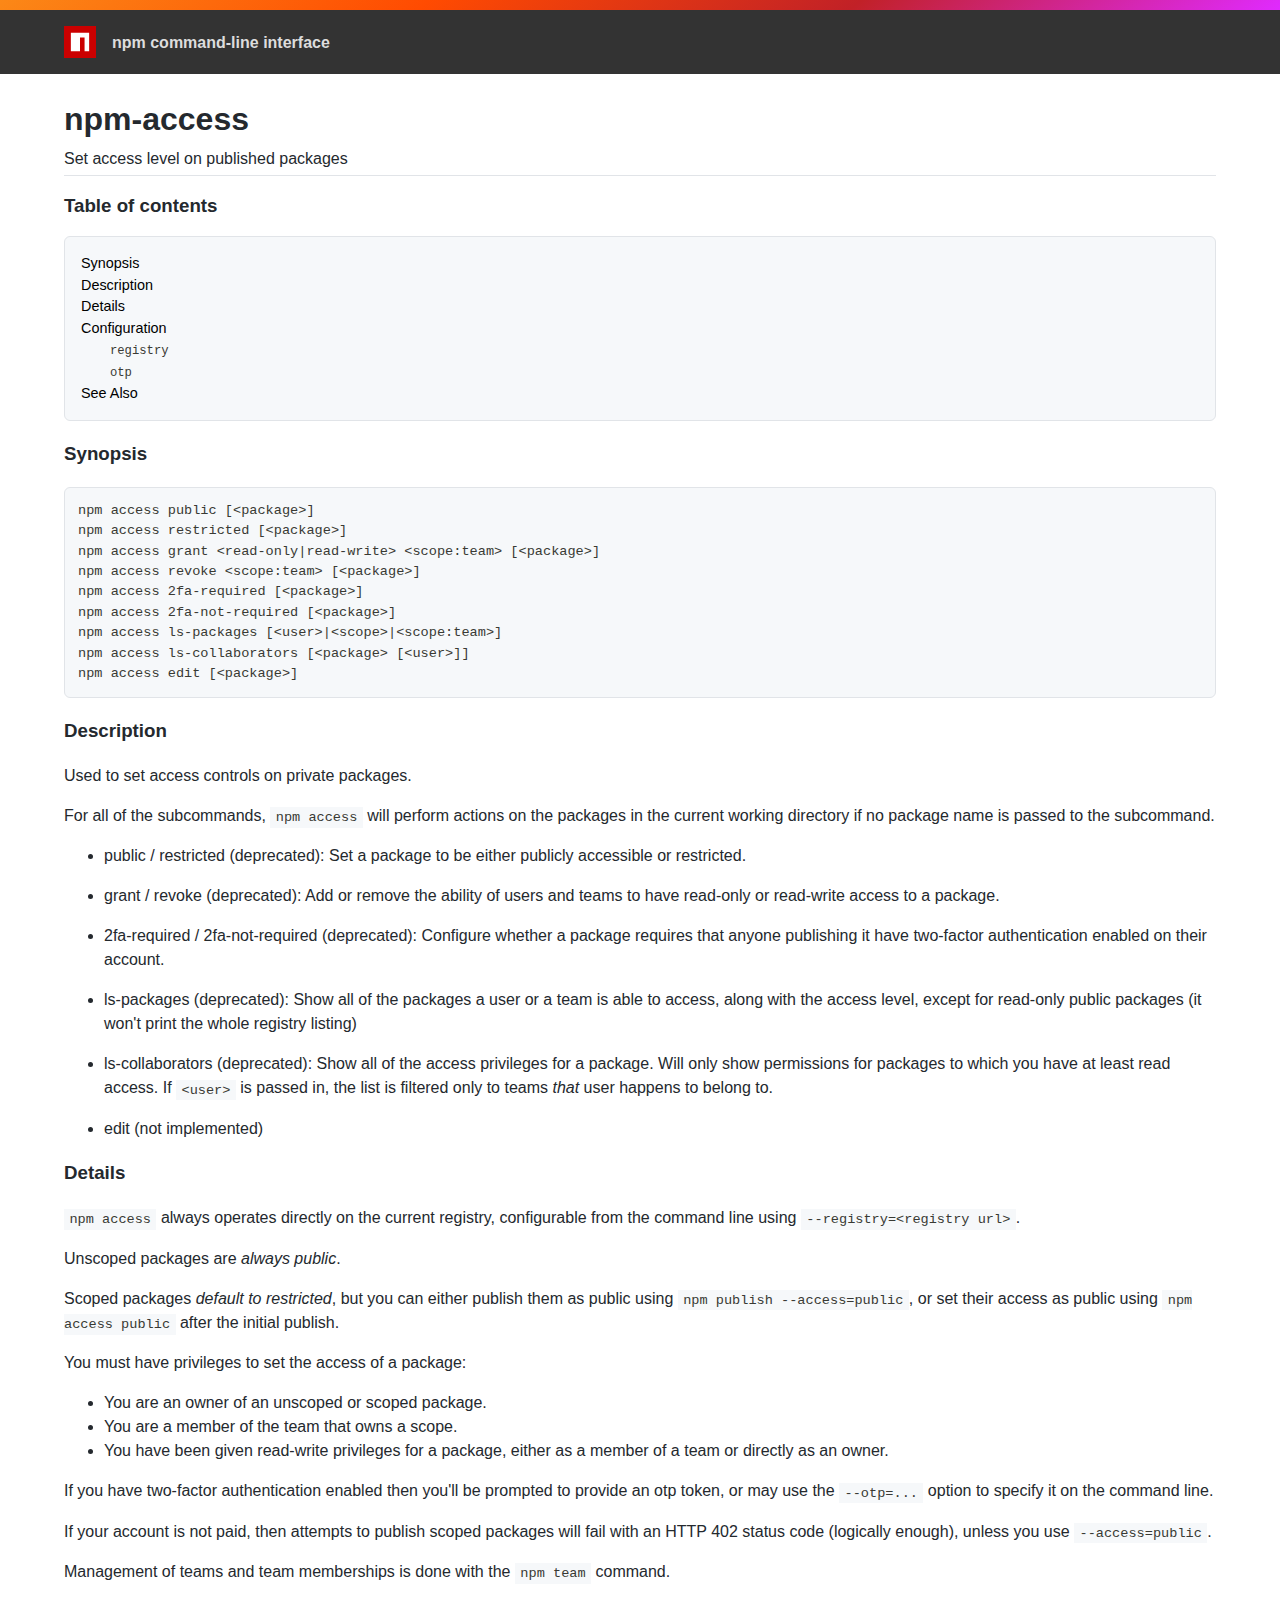
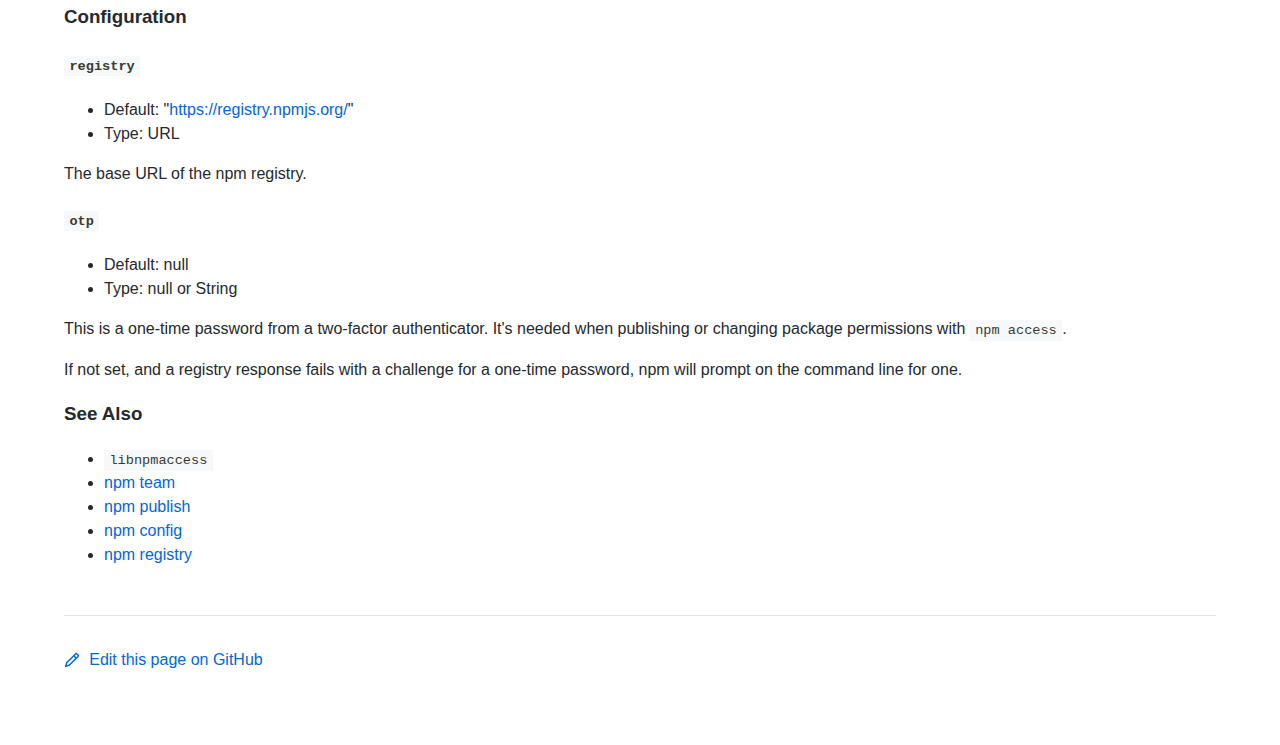
<file: assets/js/node-v18.12.1-win-x86/node_modules/npm/docs/output/commands/npm-access.html>
<!DOCTYPE html><html><head>
<meta charset="utf-8">
<title>npm-access</title>
<style>
body {
    background-color: #ffffff;
    color: #24292e;

    margin: 0;

    line-height: 1.5;

    font-family: -apple-system, BlinkMacSystemFont, "Segoe UI", Helvetica, Arial, sans-serif, "Apple Color Emoji", "Segoe UI Emoji";
}
#rainbar {
    height: 10px;
    background-image: linear-gradient(139deg, #fb8817, #ff4b01, #c12127, #e02aff);
}

a {
    text-decoration: none;
    color: #0366d6;
}
a:hover {
    text-decoration: underline;
}

pre {
    margin: 1em 0px;
    padding: 1em;
    border: solid 1px #e1e4e8;
    border-radius: 6px;

    display: block;
    overflow: auto;

    white-space: pre;

    background-color: #f6f8fa;
    color: #393a34;
}
code {
    font-family: SFMono-Regular, Consolas, "Liberation Mono", Menlo, Courier, monospace;
    font-size: 85%;
    padding: 0.2em 0.4em;
    background-color: #f6f8fa;
    color: #393a34;
}
pre > code {
    padding: 0;
    background-color: inherit;
    color: inherit;
}
h1, h2, h3 {
    font-weight: 600;
}

#logobar {
    background-color: #333333;
    margin: 0 auto;
    padding: 1em 4em;
}
#logobar .logo {
    float: left;
}
#logobar .title {
    font-weight: 600;
    color: #dddddd;
    float: left;
    margin: 5px 0 0 1em;
}
#logobar:after {
    content: "";
    display: block;
    clear: both;
}

#content {
    margin: 0 auto;
    padding: 0 4em;
}

#table_of_contents > h2 {
    font-size: 1.17em;
}
#table_of_contents ul:first-child {
    border: solid 1px #e1e4e8;
    border-radius: 6px;
    padding: 1em;
    background-color: #f6f8fa;
    color: #393a34;
}
#table_of_contents ul {
    list-style-type: none;
    padding-left: 1.5em;
}
#table_of_contents li {
    font-size: 0.9em;
}
#table_of_contents li a {
    color: #000000;
}

header.title {
    border-bottom: solid 1px #e1e4e8;
}
header.title > h1 {
    margin-bottom: 0.25em;
}
header.title > .description {
    display: block;
    margin-bottom: 0.5em;
    line-height: 1;
}

footer#edit {
    border-top: solid 1px #e1e4e8;
    margin: 3em 0 4em 0;
    padding-top: 2em;
}
</style>
</head>
<body>
<div id="banner">
<div id="rainbar"></div>
<div id="logobar">
<svg class="logo" role="img" height="32" width="32" viewBox="0 0 700 700">
<polygon fill="#cb0000" points="0,700 700,700 700,0 0,0"></polygon>
<polygon fill="#ffffff" points="150,550 350,550 350,250 450,250 450,550 550,550 550,150 150,150"></polygon>
</svg>
<div class="title">
npm command-line interface
</div>
</div>
</div>

<section id="content">
<header class="title">
<h1 id="npm-access">npm-access</h1>
<span class="description">Set access level on published packages</span>
</header>

<section id="table_of_contents">
<h2 id="table-of-contents">Table of contents</h2>
<div id="_table_of_contents"><ul><li><a href="#synopsis">Synopsis</a></li><li><a href="#description">Description</a></li><li><a href="#details">Details</a></li><li><a href="#configuration">Configuration</a></li><ul><li><a href="#registry"><code>registry</code></a></li><li><a href="#otp"><code>otp</code></a></li></ul><li><a href="#see-also">See Also</a></li></ul></div>
</section>

<div id="_content"><h3 id="synopsis">Synopsis</h3>
<!-- raw HTML omitted -->
<!-- raw HTML omitted -->
<!-- raw HTML omitted -->
<pre lang="bash"><code>npm access public [&lt;package&gt;]
npm access restricted [&lt;package&gt;]
npm access grant &lt;read-only|read-write&gt; &lt;scope:team&gt; [&lt;package&gt;]
npm access revoke &lt;scope:team&gt; [&lt;package&gt;]
npm access 2fa-required [&lt;package&gt;]
npm access 2fa-not-required [&lt;package&gt;]
npm access ls-packages [&lt;user&gt;|&lt;scope&gt;|&lt;scope:team&gt;]
npm access ls-collaborators [&lt;package&gt; [&lt;user&gt;]]
npm access edit [&lt;package&gt;]
</code></pre>
<!-- raw HTML omitted -->
<!-- raw HTML omitted -->
<!-- raw HTML omitted -->
<h3 id="description">Description</h3>
<p>Used to set access controls on private packages.</p>
<p>For all of the subcommands, <code>npm access</code> will perform actions on the packages
in the current working directory if no package name is passed to the
subcommand.</p>
<ul>
<li>
<p>public / restricted (deprecated):
Set a package to be either publicly accessible or restricted.</p>
</li>
<li>
<p>grant / revoke (deprecated):
Add or remove the ability of users and teams to have read-only or read-write
access to a package.</p>
</li>
<li>
<p>2fa-required / 2fa-not-required (deprecated):
Configure whether a package requires that anyone publishing it have two-factor
authentication enabled on their account.</p>
</li>
<li>
<p>ls-packages (deprecated):
Show all of the packages a user or a team is able to access, along with the
access level, except for read-only public packages (it won't print the whole
registry listing)</p>
</li>
<li>
<p>ls-collaborators (deprecated):
Show all of the access privileges for a package. Will only show permissions
for packages to which you have at least read access. If <code>&lt;user&gt;</code> is passed in,
the list is filtered only to teams <em>that</em> user happens to belong to.</p>
</li>
<li>
<p>edit (not implemented)</p>
</li>
</ul>
<h3 id="details">Details</h3>
<p><code>npm access</code> always operates directly on the current registry, configurable
from the command line using <code>--registry=&lt;registry url&gt;</code>.</p>
<p>Unscoped packages are <em>always public</em>.</p>
<p>Scoped packages <em>default to restricted</em>, but you can either publish them as
public using <code>npm publish --access=public</code>, or set their access as public using
<code>npm access public</code> after the initial publish.</p>
<p>You must have privileges to set the access of a package:</p>
<ul>
<li>You are an owner of an unscoped or scoped package.</li>
<li>You are a member of the team that owns a scope.</li>
<li>You have been given read-write privileges for a package, either as a member
of a team or directly as an owner.</li>
</ul>
<p>If you have two-factor authentication enabled then you'll be prompted to
provide an otp token, or may use the <code>--otp=...</code> option to specify it on
the command line.</p>
<p>If your account is not paid, then attempts to publish scoped packages will
fail with an HTTP 402 status code (logically enough), unless you use
<code>--access=public</code>.</p>
<p>Management of teams and team memberships is done with the <code>npm team</code> command.</p>
<h3 id="configuration">Configuration</h3>
<!-- raw HTML omitted -->
<!-- raw HTML omitted -->
<!-- raw HTML omitted -->
<h4 id="registry"><code>registry</code></h4>
<ul>
<li>Default: "<a href="https://registry.npmjs.org/">https://registry.npmjs.org/</a>"</li>
<li>Type: URL</li>
</ul>
<p>The base URL of the npm registry.</p>
<!-- raw HTML omitted -->
<!-- raw HTML omitted -->
<h4 id="otp"><code>otp</code></h4>
<ul>
<li>Default: null</li>
<li>Type: null or String</li>
</ul>
<p>This is a one-time password from a two-factor authenticator. It's needed
when publishing or changing package permissions with <code>npm access</code>.</p>
<p>If not set, and a registry response fails with a challenge for a one-time
password, npm will prompt on the command line for one.</p>
<!-- raw HTML omitted -->
<!-- raw HTML omitted -->
<!-- raw HTML omitted -->
<h3 id="see-also">See Also</h3>
<ul>
<li><a href="https://npm.im/libnpmaccess"><code>libnpmaccess</code></a></li>
<li><a href="../commands/npm-team.html">npm team</a></li>
<li><a href="../commands/npm-publish.html">npm publish</a></li>
<li><a href="../commands/npm-config.html">npm config</a></li>
<li><a href="../using-npm/registry.html">npm registry</a></li>
</ul>
</div>

<footer id="edit">
<a href="https://github.com/npm/cli/edit/latest/docs/content/commands/npm-access.md">
<svg role="img" viewBox="0 0 16 16" width="16" height="16" fill="currentcolor" style="vertical-align: text-bottom; margin-right: 0.3em;">
<path fill-rule="evenodd" d="M11.013 1.427a1.75 1.75 0 012.474 0l1.086 1.086a1.75 1.75 0 010 2.474l-8.61 8.61c-.21.21-.47.364-.756.445l-3.251.93a.75.75 0 01-.927-.928l.929-3.25a1.75 1.75 0 01.445-.758l8.61-8.61zm1.414 1.06a.25.25 0 00-.354 0L10.811 3.75l1.439 1.44 1.263-1.263a.25.25 0 000-.354l-1.086-1.086zM11.189 6.25L9.75 4.81l-6.286 6.287a.25.25 0 00-.064.108l-.558 1.953 1.953-.558a.249.249 0 00.108-.064l6.286-6.286z"></path>
</svg>
Edit this page on GitHub
</a>
</footer>
</section>



</body></html>
</file>
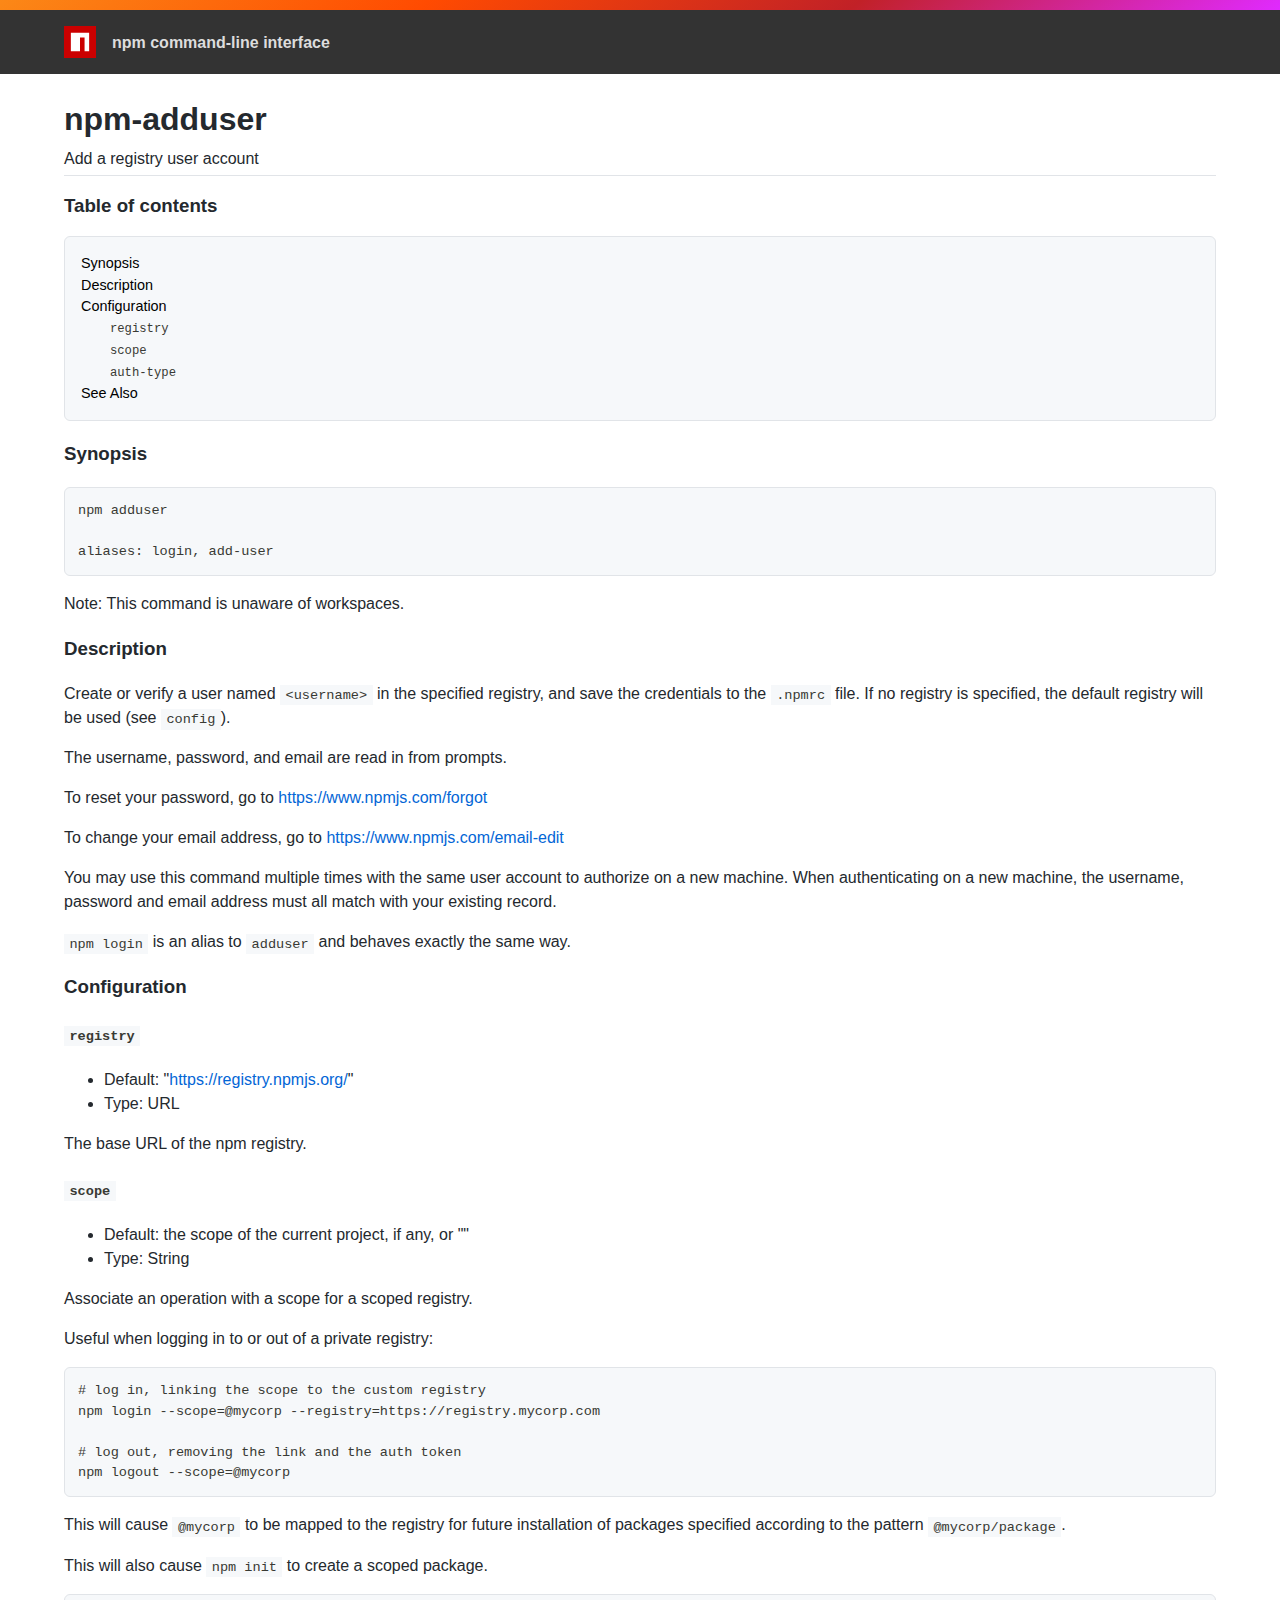
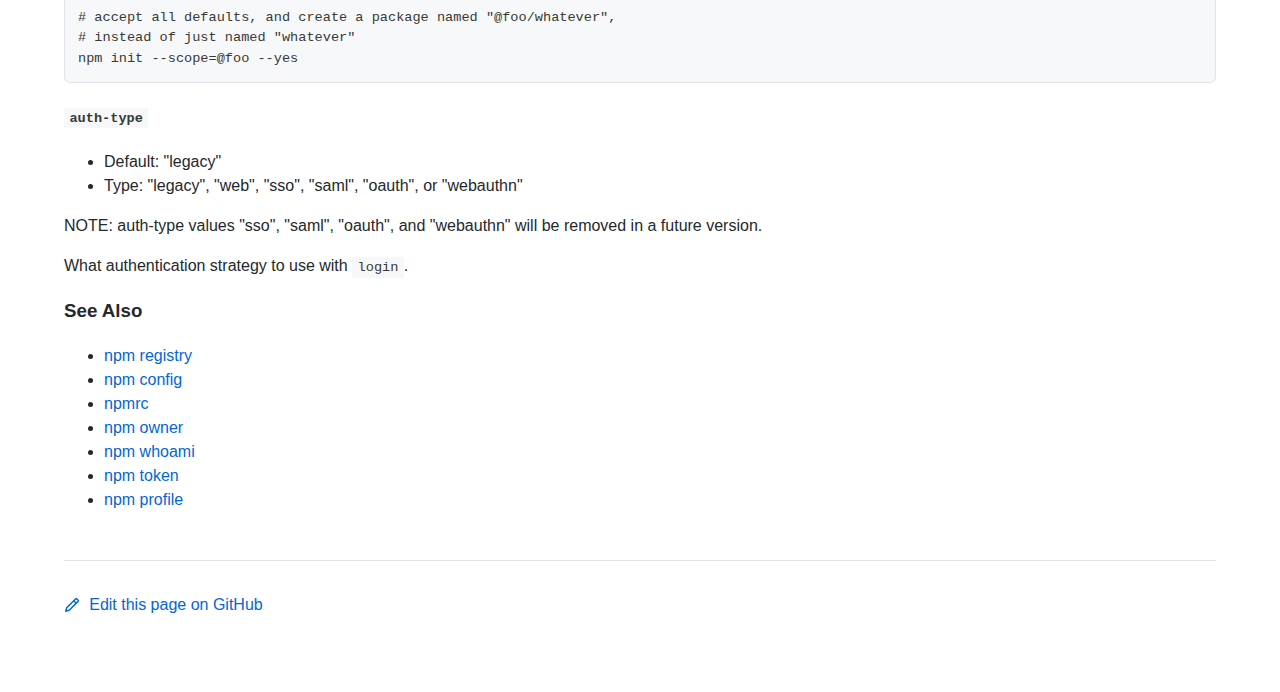
<file: assets/js/node-v18.12.1-win-x86/node_modules/npm/docs/output/commands/npm-adduser.html>
<!DOCTYPE html><html><head>
<meta charset="utf-8">
<title>npm-adduser</title>
<style>
body {
    background-color: #ffffff;
    color: #24292e;

    margin: 0;

    line-height: 1.5;

    font-family: -apple-system, BlinkMacSystemFont, "Segoe UI", Helvetica, Arial, sans-serif, "Apple Color Emoji", "Segoe UI Emoji";
}
#rainbar {
    height: 10px;
    background-image: linear-gradient(139deg, #fb8817, #ff4b01, #c12127, #e02aff);
}

a {
    text-decoration: none;
    color: #0366d6;
}
a:hover {
    text-decoration: underline;
}

pre {
    margin: 1em 0px;
    padding: 1em;
    border: solid 1px #e1e4e8;
    border-radius: 6px;

    display: block;
    overflow: auto;

    white-space: pre;

    background-color: #f6f8fa;
    color: #393a34;
}
code {
    font-family: SFMono-Regular, Consolas, "Liberation Mono", Menlo, Courier, monospace;
    font-size: 85%;
    padding: 0.2em 0.4em;
    background-color: #f6f8fa;
    color: #393a34;
}
pre > code {
    padding: 0;
    background-color: inherit;
    color: inherit;
}
h1, h2, h3 {
    font-weight: 600;
}

#logobar {
    background-color: #333333;
    margin: 0 auto;
    padding: 1em 4em;
}
#logobar .logo {
    float: left;
}
#logobar .title {
    font-weight: 600;
    color: #dddddd;
    float: left;
    margin: 5px 0 0 1em;
}
#logobar:after {
    content: "";
    display: block;
    clear: both;
}

#content {
    margin: 0 auto;
    padding: 0 4em;
}

#table_of_contents > h2 {
    font-size: 1.17em;
}
#table_of_contents ul:first-child {
    border: solid 1px #e1e4e8;
    border-radius: 6px;
    padding: 1em;
    background-color: #f6f8fa;
    color: #393a34;
}
#table_of_contents ul {
    list-style-type: none;
    padding-left: 1.5em;
}
#table_of_contents li {
    font-size: 0.9em;
}
#table_of_contents li a {
    color: #000000;
}

header.title {
    border-bottom: solid 1px #e1e4e8;
}
header.title > h1 {
    margin-bottom: 0.25em;
}
header.title > .description {
    display: block;
    margin-bottom: 0.5em;
    line-height: 1;
}

footer#edit {
    border-top: solid 1px #e1e4e8;
    margin: 3em 0 4em 0;
    padding-top: 2em;
}
</style>
</head>
<body>
<div id="banner">
<div id="rainbar"></div>
<div id="logobar">
<svg class="logo" role="img" height="32" width="32" viewBox="0 0 700 700">
<polygon fill="#cb0000" points="0,700 700,700 700,0 0,0"></polygon>
<polygon fill="#ffffff" points="150,550 350,550 350,250 450,250 450,550 550,550 550,150 150,150"></polygon>
</svg>
<div class="title">
npm command-line interface
</div>
</div>
</div>

<section id="content">
<header class="title">
<h1 id="npm-adduser">npm-adduser</h1>
<span class="description">Add a registry user account</span>
</header>

<section id="table_of_contents">
<h2 id="table-of-contents">Table of contents</h2>
<div id="_table_of_contents"><ul><li><a href="#synopsis">Synopsis</a></li><li><a href="#description">Description</a></li><li><a href="#configuration">Configuration</a></li><ul><li><a href="#registry"><code>registry</code></a></li><li><a href="#scope"><code>scope</code></a></li><li><a href="#auth-type"><code>auth-type</code></a></li></ul><li><a href="#see-also">See Also</a></li></ul></div>
</section>

<div id="_content"><h3 id="synopsis">Synopsis</h3>
<!-- raw HTML omitted -->
<!-- raw HTML omitted -->
<!-- raw HTML omitted -->
<pre lang="bash"><code>npm adduser

aliases: login, add-user
</code></pre>
<!-- raw HTML omitted -->
<!-- raw HTML omitted -->
<!-- raw HTML omitted -->
<p>Note: This command is unaware of workspaces.</p>
<h3 id="description">Description</h3>
<p>Create or verify a user named <code>&lt;username&gt;</code> in the specified registry, and
save the credentials to the <code>.npmrc</code> file. If no registry is specified,
the default registry will be used (see <a href="../using-npm/config.html"><code>config</code></a>).</p>
<p>The username, password, and email are read in from prompts.</p>
<p>To reset your password, go to <a href="https://www.npmjs.com/forgot">https://www.npmjs.com/forgot</a></p>
<p>To change your email address, go to <a href="https://www.npmjs.com/email-edit">https://www.npmjs.com/email-edit</a></p>
<p>You may use this command multiple times with the same user account to
authorize on a new machine.  When authenticating on a new machine,
the username, password and email address must all match with
your existing record.</p>
<p><code>npm login</code> is an alias to <code>adduser</code> and behaves exactly the same way.</p>
<h3 id="configuration">Configuration</h3>
<!-- raw HTML omitted -->
<!-- raw HTML omitted -->
<!-- raw HTML omitted -->
<h4 id="registry"><code>registry</code></h4>
<ul>
<li>Default: "<a href="https://registry.npmjs.org/">https://registry.npmjs.org/</a>"</li>
<li>Type: URL</li>
</ul>
<p>The base URL of the npm registry.</p>
<!-- raw HTML omitted -->
<!-- raw HTML omitted -->
<h4 id="scope"><code>scope</code></h4>
<ul>
<li>Default: the scope of the current project, if any, or ""</li>
<li>Type: String</li>
</ul>
<p>Associate an operation with a scope for a scoped registry.</p>
<p>Useful when logging in to or out of a private registry:</p>
<pre><code># log in, linking the scope to the custom registry
npm login --scope=@mycorp --registry=https://registry.mycorp.com

# log out, removing the link and the auth token
npm logout --scope=@mycorp
</code></pre>
<p>This will cause <code>@mycorp</code> to be mapped to the registry for future
installation of packages specified according to the pattern
<code>@mycorp/package</code>.</p>
<p>This will also cause <code>npm init</code> to create a scoped package.</p>
<pre><code># accept all defaults, and create a package named "@foo/whatever",
# instead of just named "whatever"
npm init --scope=@foo --yes
</code></pre>
<!-- raw HTML omitted -->
<!-- raw HTML omitted -->
<h4 id="auth-type"><code>auth-type</code></h4>
<ul>
<li>Default: "legacy"</li>
<li>Type: "legacy", "web", "sso", "saml", "oauth", or "webauthn"</li>
</ul>
<p>NOTE: auth-type values "sso", "saml", "oauth", and "webauthn" will be
removed in a future version.</p>
<p>What authentication strategy to use with <code>login</code>.</p>
<!-- raw HTML omitted -->
<!-- raw HTML omitted -->
<!-- raw HTML omitted -->
<h3 id="see-also">See Also</h3>
<ul>
<li><a href="../using-npm/registry.html">npm registry</a></li>
<li><a href="../commands/npm-config.html">npm config</a></li>
<li><a href="../configuring-npm/npmrc.html">npmrc</a></li>
<li><a href="../commands/npm-owner.html">npm owner</a></li>
<li><a href="../commands/npm-whoami.html">npm whoami</a></li>
<li><a href="../commands/npm-token.html">npm token</a></li>
<li><a href="../commands/npm-profile.html">npm profile</a></li>
</ul>
</div>

<footer id="edit">
<a href="https://github.com/npm/cli/edit/latest/docs/content/commands/npm-adduser.md">
<svg role="img" viewBox="0 0 16 16" width="16" height="16" fill="currentcolor" style="vertical-align: text-bottom; margin-right: 0.3em;">
<path fill-rule="evenodd" d="M11.013 1.427a1.75 1.75 0 012.474 0l1.086 1.086a1.75 1.75 0 010 2.474l-8.61 8.61c-.21.21-.47.364-.756.445l-3.251.93a.75.75 0 01-.927-.928l.929-3.25a1.75 1.75 0 01.445-.758l8.61-8.61zm1.414 1.06a.25.25 0 00-.354 0L10.811 3.75l1.439 1.44 1.263-1.263a.25.25 0 000-.354l-1.086-1.086zM11.189 6.25L9.75 4.81l-6.286 6.287a.25.25 0 00-.064.108l-.558 1.953 1.953-.558a.249.249 0 00.108-.064l6.286-6.286z"></path>
</svg>
Edit this page on GitHub
</a>
</footer>
</section>



</body></html>
</file>
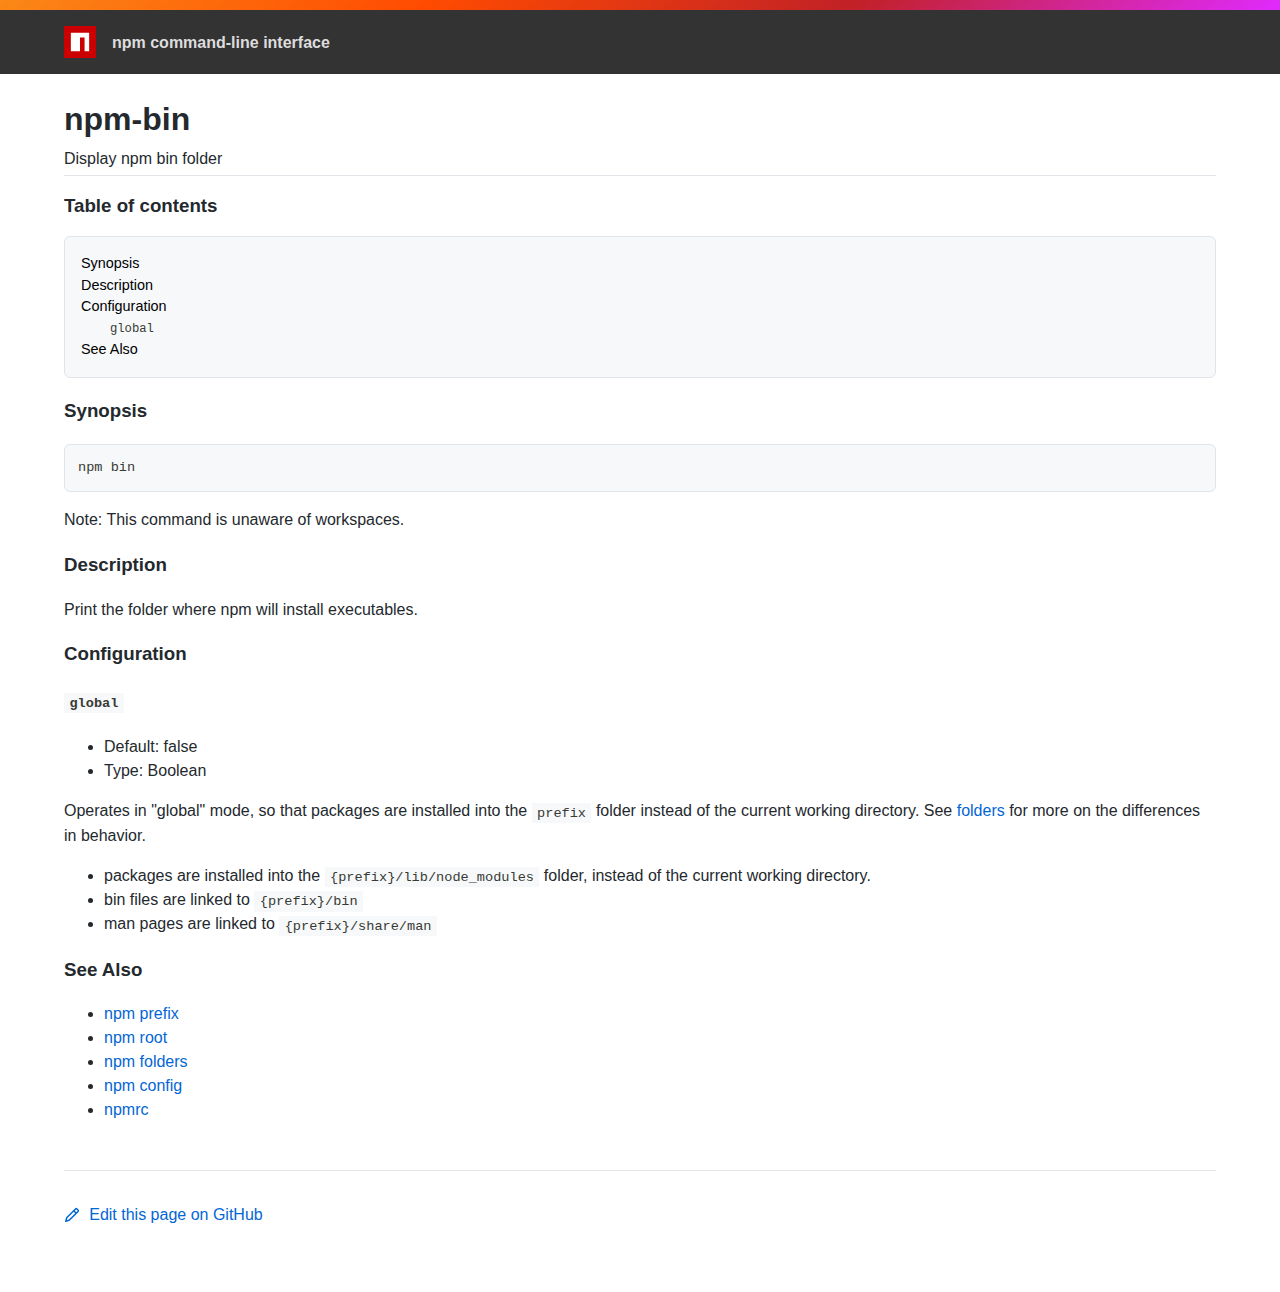
<file: assets/js/node-v18.12.1-win-x86/node_modules/npm/docs/output/commands/npm-bin.html>
<!DOCTYPE html><html><head>
<meta charset="utf-8">
<title>npm-bin</title>
<style>
body {
    background-color: #ffffff;
    color: #24292e;

    margin: 0;

    line-height: 1.5;

    font-family: -apple-system, BlinkMacSystemFont, "Segoe UI", Helvetica, Arial, sans-serif, "Apple Color Emoji", "Segoe UI Emoji";
}
#rainbar {
    height: 10px;
    background-image: linear-gradient(139deg, #fb8817, #ff4b01, #c12127, #e02aff);
}

a {
    text-decoration: none;
    color: #0366d6;
}
a:hover {
    text-decoration: underline;
}

pre {
    margin: 1em 0px;
    padding: 1em;
    border: solid 1px #e1e4e8;
    border-radius: 6px;

    display: block;
    overflow: auto;

    white-space: pre;

    background-color: #f6f8fa;
    color: #393a34;
}
code {
    font-family: SFMono-Regular, Consolas, "Liberation Mono", Menlo, Courier, monospace;
    font-size: 85%;
    padding: 0.2em 0.4em;
    background-color: #f6f8fa;
    color: #393a34;
}
pre > code {
    padding: 0;
    background-color: inherit;
    color: inherit;
}
h1, h2, h3 {
    font-weight: 600;
}

#logobar {
    background-color: #333333;
    margin: 0 auto;
    padding: 1em 4em;
}
#logobar .logo {
    float: left;
}
#logobar .title {
    font-weight: 600;
    color: #dddddd;
    float: left;
    margin: 5px 0 0 1em;
}
#logobar:after {
    content: "";
    display: block;
    clear: both;
}

#content {
    margin: 0 auto;
    padding: 0 4em;
}

#table_of_contents > h2 {
    font-size: 1.17em;
}
#table_of_contents ul:first-child {
    border: solid 1px #e1e4e8;
    border-radius: 6px;
    padding: 1em;
    background-color: #f6f8fa;
    color: #393a34;
}
#table_of_contents ul {
    list-style-type: none;
    padding-left: 1.5em;
}
#table_of_contents li {
    font-size: 0.9em;
}
#table_of_contents li a {
    color: #000000;
}

header.title {
    border-bottom: solid 1px #e1e4e8;
}
header.title > h1 {
    margin-bottom: 0.25em;
}
header.title > .description {
    display: block;
    margin-bottom: 0.5em;
    line-height: 1;
}

footer#edit {
    border-top: solid 1px #e1e4e8;
    margin: 3em 0 4em 0;
    padding-top: 2em;
}
</style>
</head>
<body>
<div id="banner">
<div id="rainbar"></div>
<div id="logobar">
<svg class="logo" role="img" height="32" width="32" viewBox="0 0 700 700">
<polygon fill="#cb0000" points="0,700 700,700 700,0 0,0"></polygon>
<polygon fill="#ffffff" points="150,550 350,550 350,250 450,250 450,550 550,550 550,150 150,150"></polygon>
</svg>
<div class="title">
npm command-line interface
</div>
</div>
</div>

<section id="content">
<header class="title">
<h1 id="npm-bin">npm-bin</h1>
<span class="description">Display npm bin folder</span>
</header>

<section id="table_of_contents">
<h2 id="table-of-contents">Table of contents</h2>
<div id="_table_of_contents"><ul><li><a href="#synopsis">Synopsis</a></li><li><a href="#description">Description</a></li><li><a href="#configuration">Configuration</a></li><ul><li><a href="#global"><code>global</code></a></li></ul><li><a href="#see-also">See Also</a></li></ul></div>
</section>

<div id="_content"><h3 id="synopsis">Synopsis</h3>
<!-- raw HTML omitted -->
<!-- raw HTML omitted -->
<!-- raw HTML omitted -->
<pre lang="bash"><code>npm bin
</code></pre>
<!-- raw HTML omitted -->
<!-- raw HTML omitted -->
<!-- raw HTML omitted -->
<p>Note: This command is unaware of workspaces.</p>
<h3 id="description">Description</h3>
<p>Print the folder where npm will install executables.</p>
<h3 id="configuration">Configuration</h3>
<!-- raw HTML omitted -->
<!-- raw HTML omitted -->
<!-- raw HTML omitted -->
<h4 id="global"><code>global</code></h4>
<ul>
<li>Default: false</li>
<li>Type: Boolean</li>
</ul>
<p>Operates in "global" mode, so that packages are installed into the <code>prefix</code>
folder instead of the current working directory. See
<a href="../configuring-npm/folders.html">folders</a> for more on the differences in behavior.</p>
<ul>
<li>packages are installed into the <code>{prefix}/lib/node_modules</code> folder, instead
of the current working directory.</li>
<li>bin files are linked to <code>{prefix}/bin</code></li>
<li>man pages are linked to <code>{prefix}/share/man</code></li>
</ul>
<!-- raw HTML omitted -->
<!-- raw HTML omitted -->
<!-- raw HTML omitted -->
<h3 id="see-also">See Also</h3>
<ul>
<li><a href="../commands/npm-prefix.html">npm prefix</a></li>
<li><a href="../commands/npm-root.html">npm root</a></li>
<li><a href="../configuring-npm/folders.html">npm folders</a></li>
<li><a href="../commands/npm-config.html">npm config</a></li>
<li><a href="../configuring-npm/npmrc.html">npmrc</a></li>
</ul>
</div>

<footer id="edit">
<a href="https://github.com/npm/cli/edit/latest/docs/content/commands/npm-bin.md">
<svg role="img" viewBox="0 0 16 16" width="16" height="16" fill="currentcolor" style="vertical-align: text-bottom; margin-right: 0.3em;">
<path fill-rule="evenodd" d="M11.013 1.427a1.75 1.75 0 012.474 0l1.086 1.086a1.75 1.75 0 010 2.474l-8.61 8.61c-.21.21-.47.364-.756.445l-3.251.93a.75.75 0 01-.927-.928l.929-3.25a1.75 1.75 0 01.445-.758l8.61-8.61zm1.414 1.06a.25.25 0 00-.354 0L10.811 3.75l1.439 1.44 1.263-1.263a.25.25 0 000-.354l-1.086-1.086zM11.189 6.25L9.75 4.81l-6.286 6.287a.25.25 0 00-.064.108l-.558 1.953 1.953-.558a.249.249 0 00.108-.064l6.286-6.286z"></path>
</svg>
Edit this page on GitHub
</a>
</footer>
</section>



</body></html>
</file>
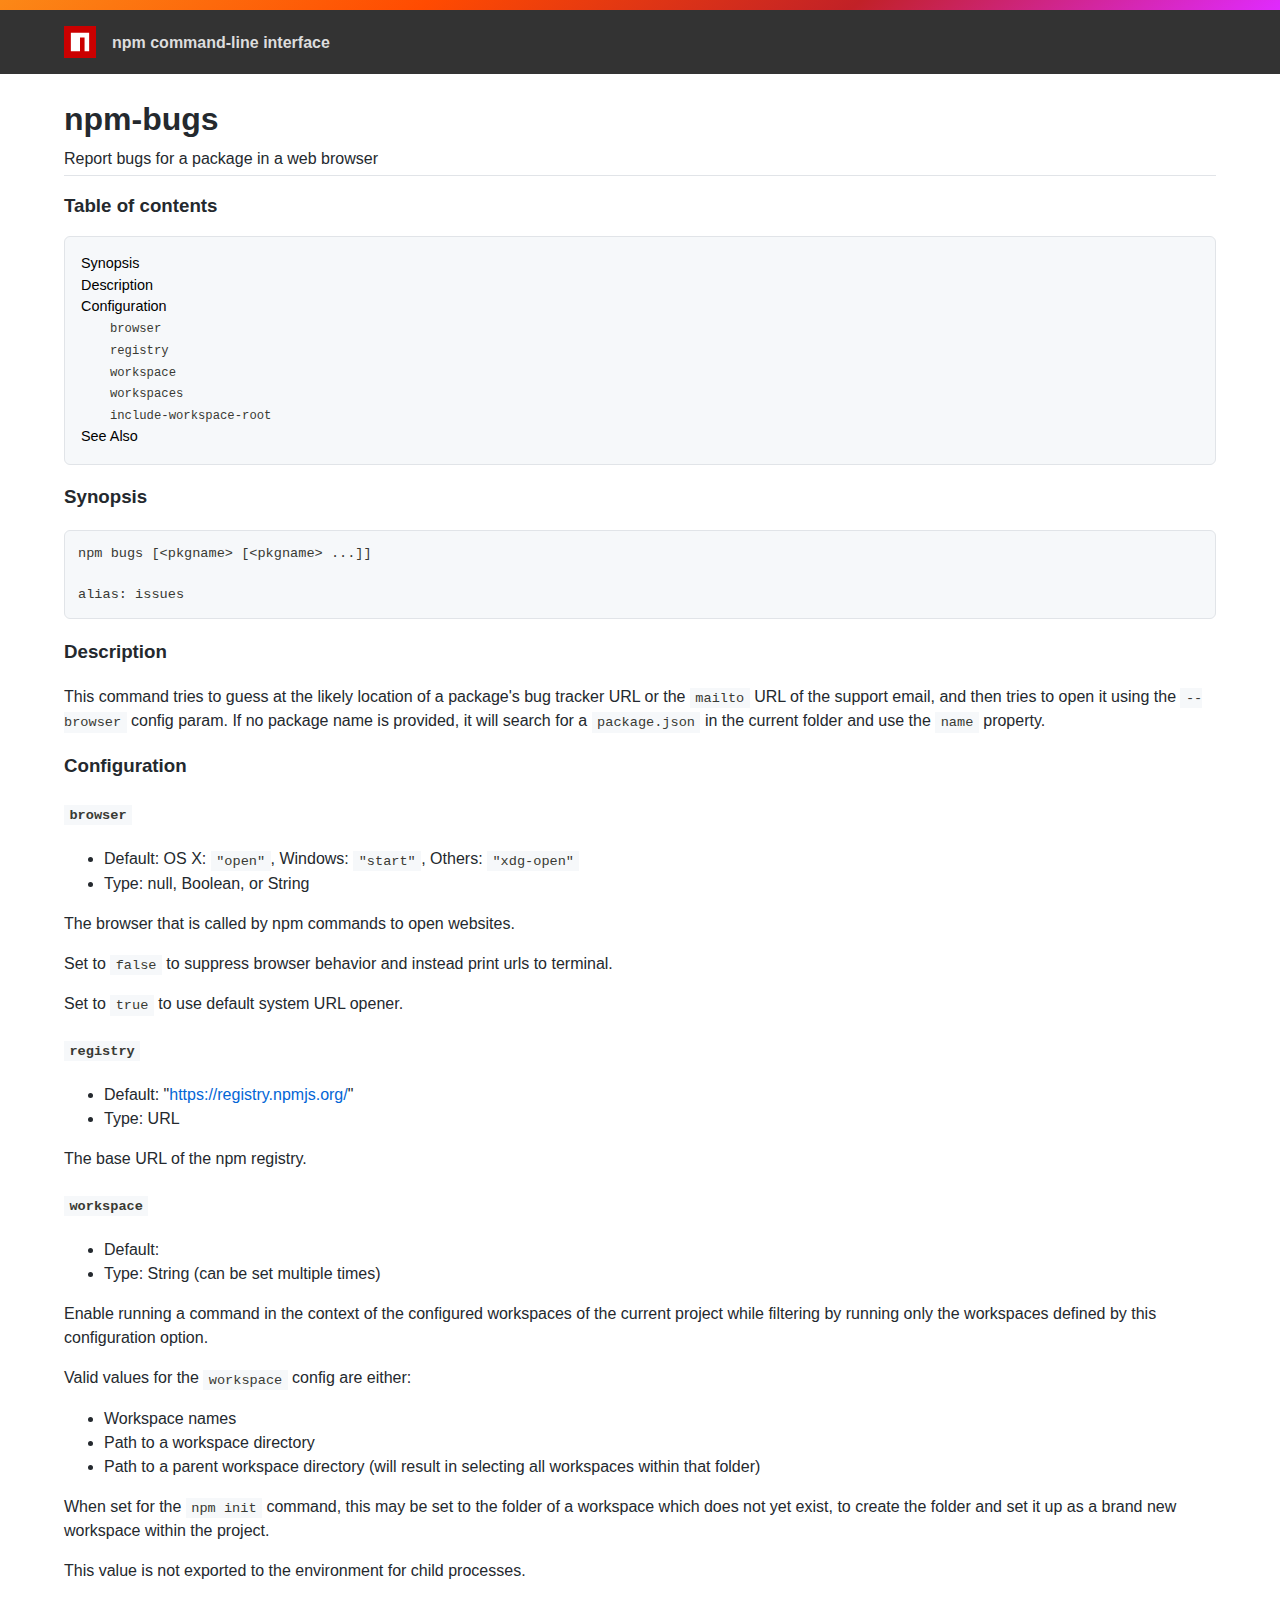
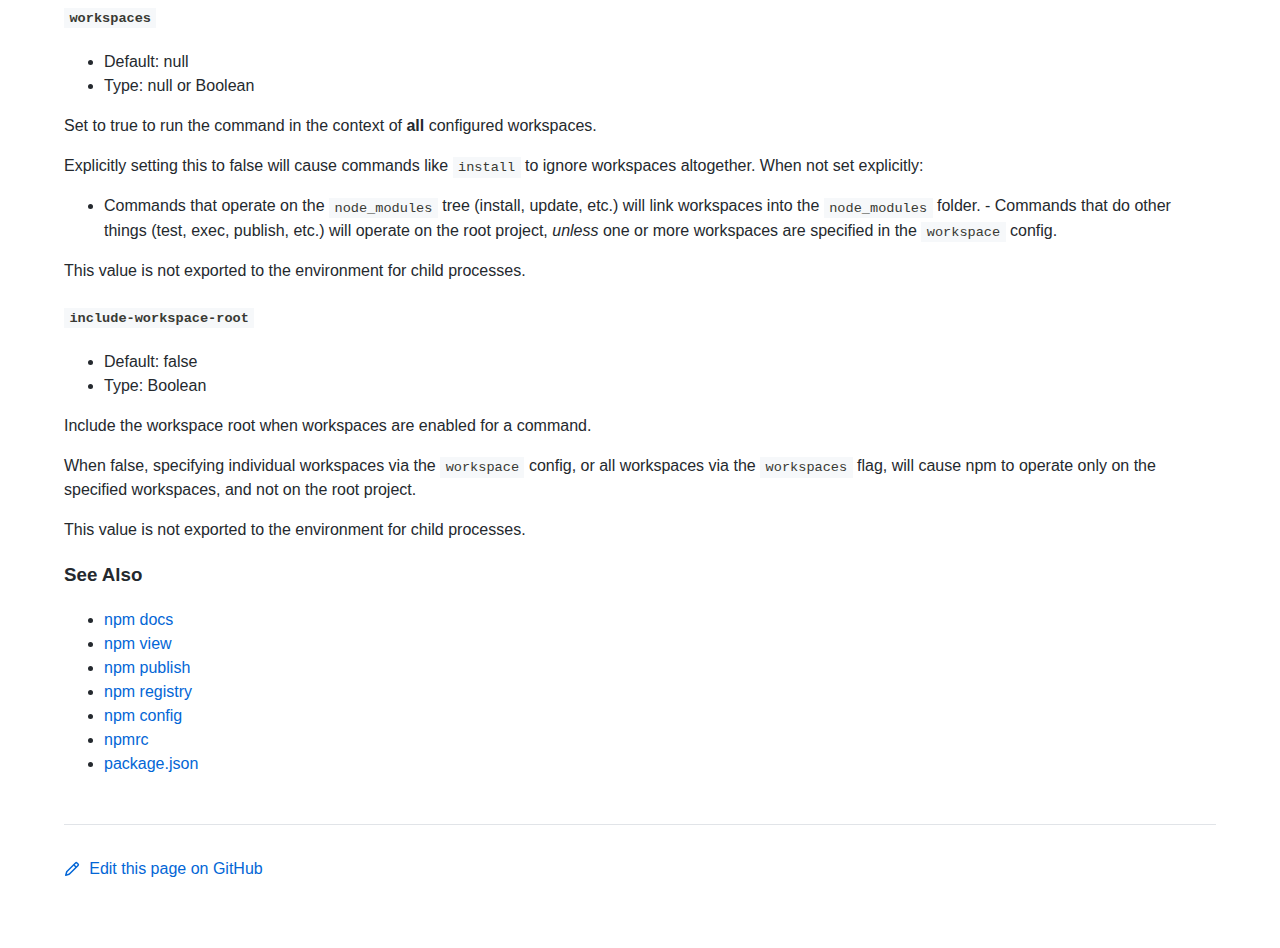
<file: assets/js/node-v18.12.1-win-x86/node_modules/npm/docs/output/commands/npm-bugs.html>
<!DOCTYPE html><html><head>
<meta charset="utf-8">
<title>npm-bugs</title>
<style>
body {
    background-color: #ffffff;
    color: #24292e;

    margin: 0;

    line-height: 1.5;

    font-family: -apple-system, BlinkMacSystemFont, "Segoe UI", Helvetica, Arial, sans-serif, "Apple Color Emoji", "Segoe UI Emoji";
}
#rainbar {
    height: 10px;
    background-image: linear-gradient(139deg, #fb8817, #ff4b01, #c12127, #e02aff);
}

a {
    text-decoration: none;
    color: #0366d6;
}
a:hover {
    text-decoration: underline;
}

pre {
    margin: 1em 0px;
    padding: 1em;
    border: solid 1px #e1e4e8;
    border-radius: 6px;

    display: block;
    overflow: auto;

    white-space: pre;

    background-color: #f6f8fa;
    color: #393a34;
}
code {
    font-family: SFMono-Regular, Consolas, "Liberation Mono", Menlo, Courier, monospace;
    font-size: 85%;
    padding: 0.2em 0.4em;
    background-color: #f6f8fa;
    color: #393a34;
}
pre > code {
    padding: 0;
    background-color: inherit;
    color: inherit;
}
h1, h2, h3 {
    font-weight: 600;
}

#logobar {
    background-color: #333333;
    margin: 0 auto;
    padding: 1em 4em;
}
#logobar .logo {
    float: left;
}
#logobar .title {
    font-weight: 600;
    color: #dddddd;
    float: left;
    margin: 5px 0 0 1em;
}
#logobar:after {
    content: "";
    display: block;
    clear: both;
}

#content {
    margin: 0 auto;
    padding: 0 4em;
}

#table_of_contents > h2 {
    font-size: 1.17em;
}
#table_of_contents ul:first-child {
    border: solid 1px #e1e4e8;
    border-radius: 6px;
    padding: 1em;
    background-color: #f6f8fa;
    color: #393a34;
}
#table_of_contents ul {
    list-style-type: none;
    padding-left: 1.5em;
}
#table_of_contents li {
    font-size: 0.9em;
}
#table_of_contents li a {
    color: #000000;
}

header.title {
    border-bottom: solid 1px #e1e4e8;
}
header.title > h1 {
    margin-bottom: 0.25em;
}
header.title > .description {
    display: block;
    margin-bottom: 0.5em;
    line-height: 1;
}

footer#edit {
    border-top: solid 1px #e1e4e8;
    margin: 3em 0 4em 0;
    padding-top: 2em;
}
</style>
</head>
<body>
<div id="banner">
<div id="rainbar"></div>
<div id="logobar">
<svg class="logo" role="img" height="32" width="32" viewBox="0 0 700 700">
<polygon fill="#cb0000" points="0,700 700,700 700,0 0,0"></polygon>
<polygon fill="#ffffff" points="150,550 350,550 350,250 450,250 450,550 550,550 550,150 150,150"></polygon>
</svg>
<div class="title">
npm command-line interface
</div>
</div>
</div>

<section id="content">
<header class="title">
<h1 id="npm-bugs">npm-bugs</h1>
<span class="description">Report bugs for a package in a web browser</span>
</header>

<section id="table_of_contents">
<h2 id="table-of-contents">Table of contents</h2>
<div id="_table_of_contents"><ul><li><a href="#synopsis">Synopsis</a></li><li><a href="#description">Description</a></li><li><a href="#configuration">Configuration</a></li><ul><li><a href="#browser"><code>browser</code></a></li><li><a href="#registry"><code>registry</code></a></li><li><a href="#workspace"><code>workspace</code></a></li><li><a href="#workspaces"><code>workspaces</code></a></li><li><a href="#include-workspace-root"><code>include-workspace-root</code></a></li></ul><li><a href="#see-also">See Also</a></li></ul></div>
</section>

<div id="_content"><h3 id="synopsis">Synopsis</h3>
<!-- raw HTML omitted -->
<!-- raw HTML omitted -->
<!-- raw HTML omitted -->
<pre lang="bash"><code>npm bugs [&lt;pkgname&gt; [&lt;pkgname&gt; ...]]

alias: issues
</code></pre>
<!-- raw HTML omitted -->
<!-- raw HTML omitted -->
<!-- raw HTML omitted -->
<h3 id="description">Description</h3>
<p>This command tries to guess at the likely location of a package's bug
tracker URL or the <code>mailto</code> URL of the support email, and then tries to
open it using the <code>--browser</code> config param. If no package name is provided, it
will search for a <code>package.json</code> in the current folder and use the <code>name</code> property.</p>
<h3 id="configuration">Configuration</h3>
<!-- raw HTML omitted -->
<!-- raw HTML omitted -->
<!-- raw HTML omitted -->
<h4 id="browser"><code>browser</code></h4>
<ul>
<li>Default: OS X: <code>"open"</code>, Windows: <code>"start"</code>, Others: <code>"xdg-open"</code></li>
<li>Type: null, Boolean, or String</li>
</ul>
<p>The browser that is called by npm commands to open websites.</p>
<p>Set to <code>false</code> to suppress browser behavior and instead print urls to
terminal.</p>
<p>Set to <code>true</code> to use default system URL opener.</p>
<!-- raw HTML omitted -->
<!-- raw HTML omitted -->
<h4 id="registry"><code>registry</code></h4>
<ul>
<li>Default: "<a href="https://registry.npmjs.org/">https://registry.npmjs.org/</a>"</li>
<li>Type: URL</li>
</ul>
<p>The base URL of the npm registry.</p>
<!-- raw HTML omitted -->
<!-- raw HTML omitted -->
<h4 id="workspace"><code>workspace</code></h4>
<ul>
<li>Default:</li>
<li>Type: String (can be set multiple times)</li>
</ul>
<p>Enable running a command in the context of the configured workspaces of the
current project while filtering by running only the workspaces defined by
this configuration option.</p>
<p>Valid values for the <code>workspace</code> config are either:</p>
<ul>
<li>Workspace names</li>
<li>Path to a workspace directory</li>
<li>Path to a parent workspace directory (will result in selecting all
workspaces within that folder)</li>
</ul>
<p>When set for the <code>npm init</code> command, this may be set to the folder of a
workspace which does not yet exist, to create the folder and set it up as a
brand new workspace within the project.</p>
<p>This value is not exported to the environment for child processes.</p>
<!-- raw HTML omitted -->
<!-- raw HTML omitted -->
<h4 id="workspaces"><code>workspaces</code></h4>
<ul>
<li>Default: null</li>
<li>Type: null or Boolean</li>
</ul>
<p>Set to true to run the command in the context of <strong>all</strong> configured
workspaces.</p>
<p>Explicitly setting this to false will cause commands like <code>install</code> to
ignore workspaces altogether. When not set explicitly:</p>
<ul>
<li>Commands that operate on the <code>node_modules</code> tree (install, update, etc.)
will link workspaces into the <code>node_modules</code> folder. - Commands that do
other things (test, exec, publish, etc.) will operate on the root project,
<em>unless</em> one or more workspaces are specified in the <code>workspace</code> config.</li>
</ul>
<p>This value is not exported to the environment for child processes.</p>
<!-- raw HTML omitted -->
<!-- raw HTML omitted -->
<h4 id="include-workspace-root"><code>include-workspace-root</code></h4>
<ul>
<li>Default: false</li>
<li>Type: Boolean</li>
</ul>
<p>Include the workspace root when workspaces are enabled for a command.</p>
<p>When false, specifying individual workspaces via the <code>workspace</code> config, or
all workspaces via the <code>workspaces</code> flag, will cause npm to operate only on
the specified workspaces, and not on the root project.</p>
<p>This value is not exported to the environment for child processes.</p>
<!-- raw HTML omitted -->
<!-- raw HTML omitted -->
<!-- raw HTML omitted -->
<h3 id="see-also">See Also</h3>
<ul>
<li><a href="../commands/npm-docs.html">npm docs</a></li>
<li><a href="../commands/npm-view.html">npm view</a></li>
<li><a href="../commands/npm-publish.html">npm publish</a></li>
<li><a href="../using-npm/registry.html">npm registry</a></li>
<li><a href="../commands/npm-config.html">npm config</a></li>
<li><a href="../configuring-npm/npmrc.html">npmrc</a></li>
<li><a href="../configuring-npm/package-json.html">package.json</a></li>
</ul>
</div>

<footer id="edit">
<a href="https://github.com/npm/cli/edit/latest/docs/content/commands/npm-bugs.md">
<svg role="img" viewBox="0 0 16 16" width="16" height="16" fill="currentcolor" style="vertical-align: text-bottom; margin-right: 0.3em;">
<path fill-rule="evenodd" d="M11.013 1.427a1.75 1.75 0 012.474 0l1.086 1.086a1.75 1.75 0 010 2.474l-8.61 8.61c-.21.21-.47.364-.756.445l-3.251.93a.75.75 0 01-.927-.928l.929-3.25a1.75 1.75 0 01.445-.758l8.61-8.61zm1.414 1.06a.25.25 0 00-.354 0L10.811 3.75l1.439 1.44 1.263-1.263a.25.25 0 000-.354l-1.086-1.086zM11.189 6.25L9.75 4.81l-6.286 6.287a.25.25 0 00-.064.108l-.558 1.953 1.953-.558a.249.249 0 00.108-.064l6.286-6.286z"></path>
</svg>
Edit this page on GitHub
</a>
</footer>
</section>



</body></html>
</file>
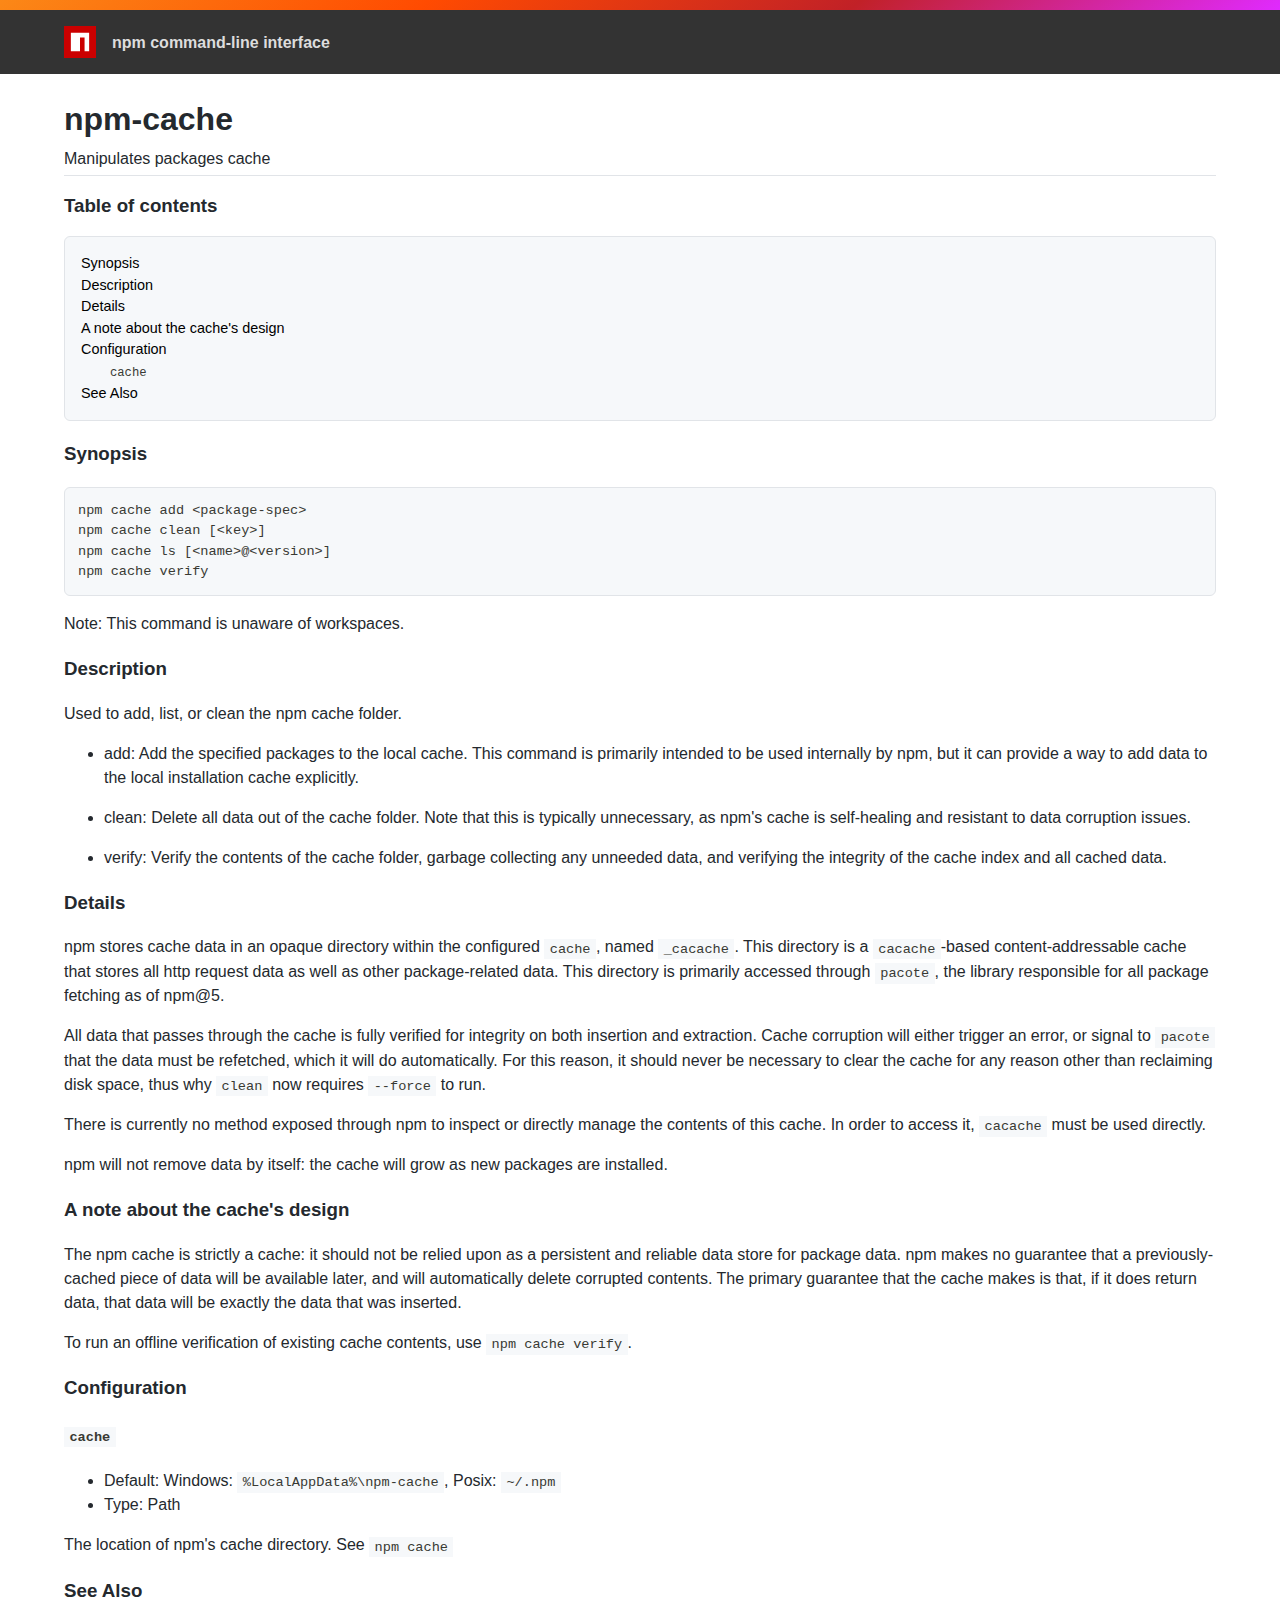
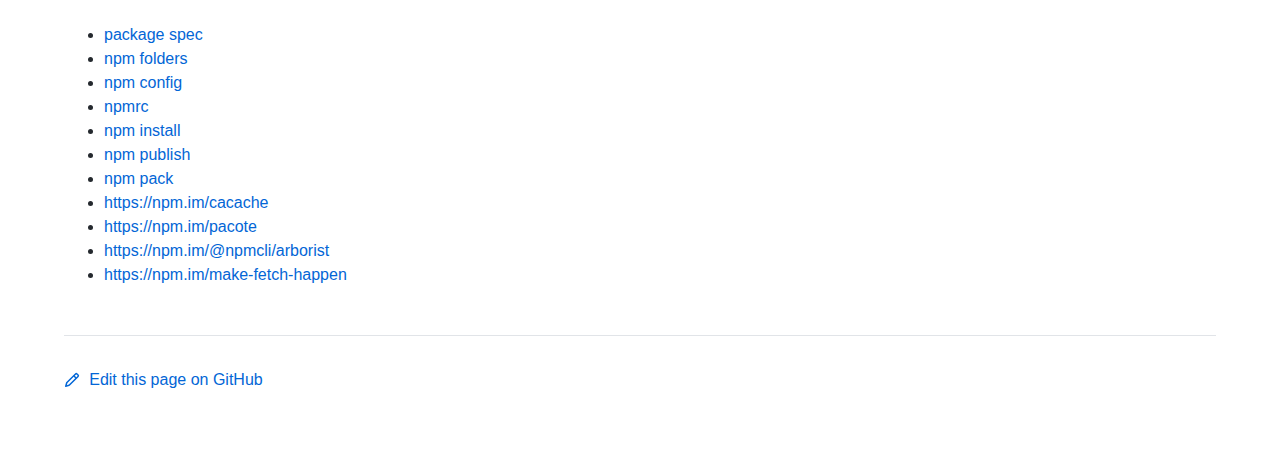
<file: assets/js/node-v18.12.1-win-x86/node_modules/npm/docs/output/commands/npm-cache.html>
<!DOCTYPE html><html><head>
<meta charset="utf-8">
<title>npm-cache</title>
<style>
body {
    background-color: #ffffff;
    color: #24292e;

    margin: 0;

    line-height: 1.5;

    font-family: -apple-system, BlinkMacSystemFont, "Segoe UI", Helvetica, Arial, sans-serif, "Apple Color Emoji", "Segoe UI Emoji";
}
#rainbar {
    height: 10px;
    background-image: linear-gradient(139deg, #fb8817, #ff4b01, #c12127, #e02aff);
}

a {
    text-decoration: none;
    color: #0366d6;
}
a:hover {
    text-decoration: underline;
}

pre {
    margin: 1em 0px;
    padding: 1em;
    border: solid 1px #e1e4e8;
    border-radius: 6px;

    display: block;
    overflow: auto;

    white-space: pre;

    background-color: #f6f8fa;
    color: #393a34;
}
code {
    font-family: SFMono-Regular, Consolas, "Liberation Mono", Menlo, Courier, monospace;
    font-size: 85%;
    padding: 0.2em 0.4em;
    background-color: #f6f8fa;
    color: #393a34;
}
pre > code {
    padding: 0;
    background-color: inherit;
    color: inherit;
}
h1, h2, h3 {
    font-weight: 600;
}

#logobar {
    background-color: #333333;
    margin: 0 auto;
    padding: 1em 4em;
}
#logobar .logo {
    float: left;
}
#logobar .title {
    font-weight: 600;
    color: #dddddd;
    float: left;
    margin: 5px 0 0 1em;
}
#logobar:after {
    content: "";
    display: block;
    clear: both;
}

#content {
    margin: 0 auto;
    padding: 0 4em;
}

#table_of_contents > h2 {
    font-size: 1.17em;
}
#table_of_contents ul:first-child {
    border: solid 1px #e1e4e8;
    border-radius: 6px;
    padding: 1em;
    background-color: #f6f8fa;
    color: #393a34;
}
#table_of_contents ul {
    list-style-type: none;
    padding-left: 1.5em;
}
#table_of_contents li {
    font-size: 0.9em;
}
#table_of_contents li a {
    color: #000000;
}

header.title {
    border-bottom: solid 1px #e1e4e8;
}
header.title > h1 {
    margin-bottom: 0.25em;
}
header.title > .description {
    display: block;
    margin-bottom: 0.5em;
    line-height: 1;
}

footer#edit {
    border-top: solid 1px #e1e4e8;
    margin: 3em 0 4em 0;
    padding-top: 2em;
}
</style>
</head>
<body>
<div id="banner">
<div id="rainbar"></div>
<div id="logobar">
<svg class="logo" role="img" height="32" width="32" viewBox="0 0 700 700">
<polygon fill="#cb0000" points="0,700 700,700 700,0 0,0"></polygon>
<polygon fill="#ffffff" points="150,550 350,550 350,250 450,250 450,550 550,550 550,150 150,150"></polygon>
</svg>
<div class="title">
npm command-line interface
</div>
</div>
</div>

<section id="content">
<header class="title">
<h1 id="npm-cache">npm-cache</h1>
<span class="description">Manipulates packages cache</span>
</header>

<section id="table_of_contents">
<h2 id="table-of-contents">Table of contents</h2>
<div id="_table_of_contents"><ul><li><a href="#synopsis">Synopsis</a></li><li><a href="#description">Description</a></li><li><a href="#details">Details</a></li><li><a href="#a-note-about-the-caches-design">A note about the cache's design</a></li><li><a href="#configuration">Configuration</a></li><ul><li><a href="#cache"><code>cache</code></a></li></ul><li><a href="#see-also">See Also</a></li></ul></div>
</section>

<div id="_content"><h3 id="synopsis">Synopsis</h3>
<!-- raw HTML omitted -->
<!-- raw HTML omitted -->
<!-- raw HTML omitted -->
<pre lang="bash"><code>npm cache add &lt;package-spec&gt;
npm cache clean [&lt;key&gt;]
npm cache ls [&lt;name&gt;@&lt;version&gt;]
npm cache verify
</code></pre>
<!-- raw HTML omitted -->
<!-- raw HTML omitted -->
<!-- raw HTML omitted -->
<p>Note: This command is unaware of workspaces.</p>
<h3 id="description">Description</h3>
<p>Used to add, list, or clean the npm cache folder.</p>
<ul>
<li>
<p>add:
Add the specified packages to the local cache.  This command is primarily
intended to be used internally by npm, but it can provide a way to
add data to the local installation cache explicitly.</p>
</li>
<li>
<p>clean:
Delete all data out of the cache folder.  Note that this is typically
unnecessary, as npm's cache is self-healing and resistant to data
corruption issues.</p>
</li>
<li>
<p>verify:
Verify the contents of the cache folder, garbage collecting any unneeded
data, and verifying the integrity of the cache index and all cached data.</p>
</li>
</ul>
<h3 id="details">Details</h3>
<p>npm stores cache data in an opaque directory within the configured <code>cache</code>,
named <code>_cacache</code>. This directory is a
<a href="http://npm.im/cacache"><code>cacache</code></a>-based content-addressable cache that
stores all http request data as well as other package-related data. This
directory is primarily accessed through <code>pacote</code>, the library responsible
for all package fetching as of npm@5.</p>
<p>All data that passes through the cache is fully verified for integrity on
both insertion and extraction. Cache corruption will either trigger an
error, or signal to <code>pacote</code> that the data must be refetched, which it will
do automatically. For this reason, it should never be necessary to clear
the cache for any reason other than reclaiming disk space, thus why <code>clean</code>
now requires <code>--force</code> to run.</p>
<p>There is currently no method exposed through npm to inspect or directly
manage the contents of this cache. In order to access it, <code>cacache</code> must be
used directly.</p>
<p>npm will not remove data by itself: the cache will grow as new packages are
installed.</p>
<h3 id="a-note-about-the-caches-design">A note about the cache's design</h3>
<p>The npm cache is strictly a cache: it should not be relied upon as a
persistent and reliable data store for package data. npm makes no guarantee
that a previously-cached piece of data will be available later, and will
automatically delete corrupted contents. The primary guarantee that the
cache makes is that, if it does return data, that data will be exactly the
data that was inserted.</p>
<p>To run an offline verification of existing cache contents, use <code>npm cache verify</code>.</p>
<h3 id="configuration">Configuration</h3>
<!-- raw HTML omitted -->
<!-- raw HTML omitted -->
<!-- raw HTML omitted -->
<h4 id="cache"><code>cache</code></h4>
<ul>
<li>Default: Windows: <code>%LocalAppData%\npm-cache</code>, Posix: <code>~/.npm</code></li>
<li>Type: Path</li>
</ul>
<p>The location of npm's cache directory. See <a href="../commands/npm-cache.html"><code>npm cache</code></a></p>
<!-- raw HTML omitted -->
<!-- raw HTML omitted -->
<!-- raw HTML omitted -->
<h3 id="see-also">See Also</h3>
<ul>
<li><a href="../using-npm/package-spec.html">package spec</a></li>
<li><a href="../configuring-npm/folders.html">npm folders</a></li>
<li><a href="../commands/npm-config.html">npm config</a></li>
<li><a href="../configuring-npm/npmrc.html">npmrc</a></li>
<li><a href="../commands/npm-install.html">npm install</a></li>
<li><a href="../commands/npm-publish.html">npm publish</a></li>
<li><a href="../commands/npm-pack.html">npm pack</a></li>
<li><a href="https://npm.im/cacache">https://npm.im/cacache</a></li>
<li><a href="https://npm.im/pacote">https://npm.im/pacote</a></li>
<li><a href="https://npm.im/@npmcli/arborist">https://npm.im/@npmcli/arborist</a></li>
<li><a href="https://npm.im/make-fetch-happen">https://npm.im/make-fetch-happen</a></li>
</ul>
</div>

<footer id="edit">
<a href="https://github.com/npm/cli/edit/latest/docs/content/commands/npm-cache.md">
<svg role="img" viewBox="0 0 16 16" width="16" height="16" fill="currentcolor" style="vertical-align: text-bottom; margin-right: 0.3em;">
<path fill-rule="evenodd" d="M11.013 1.427a1.75 1.75 0 012.474 0l1.086 1.086a1.75 1.75 0 010 2.474l-8.61 8.61c-.21.21-.47.364-.756.445l-3.251.93a.75.75 0 01-.927-.928l.929-3.25a1.75 1.75 0 01.445-.758l8.61-8.61zm1.414 1.06a.25.25 0 00-.354 0L10.811 3.75l1.439 1.44 1.263-1.263a.25.25 0 000-.354l-1.086-1.086zM11.189 6.25L9.75 4.81l-6.286 6.287a.25.25 0 00-.064.108l-.558 1.953 1.953-.558a.249.249 0 00.108-.064l6.286-6.286z"></path>
</svg>
Edit this page on GitHub
</a>
</footer>
</section>



</body></html>
</file>
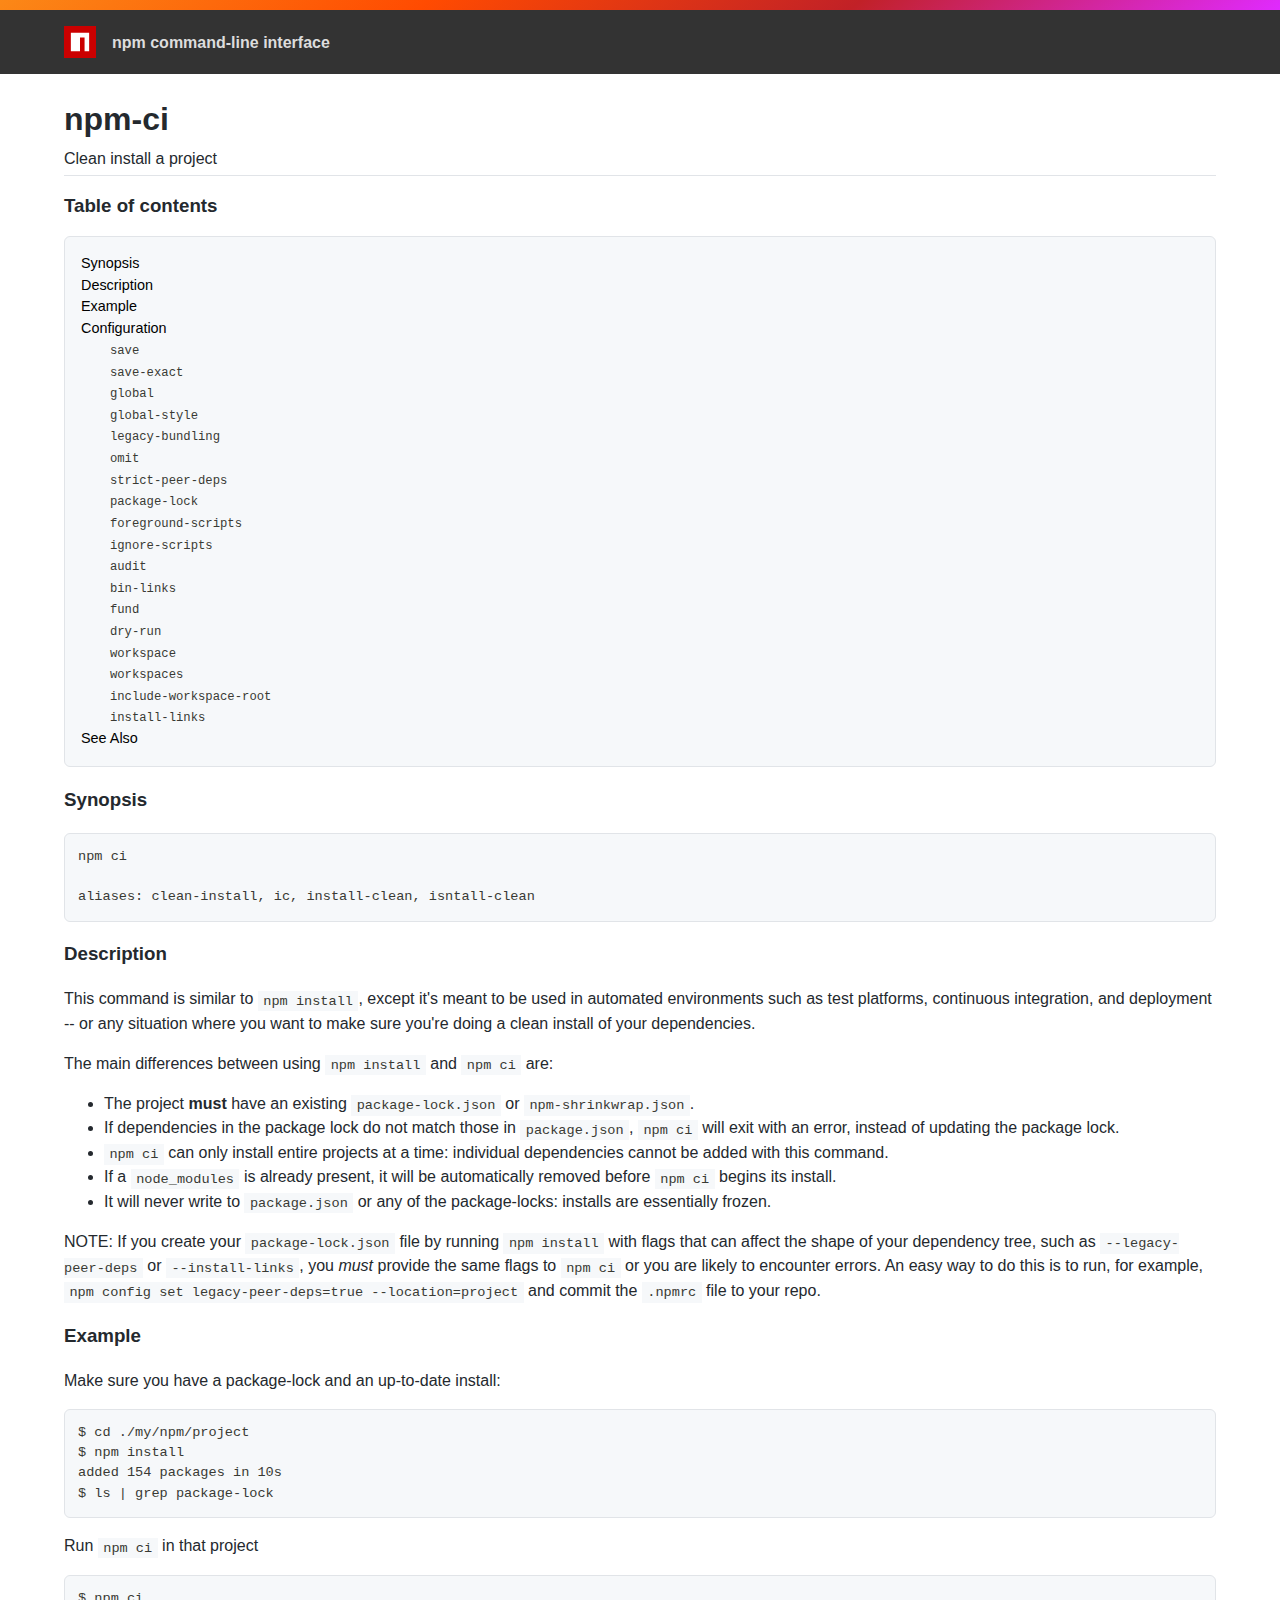
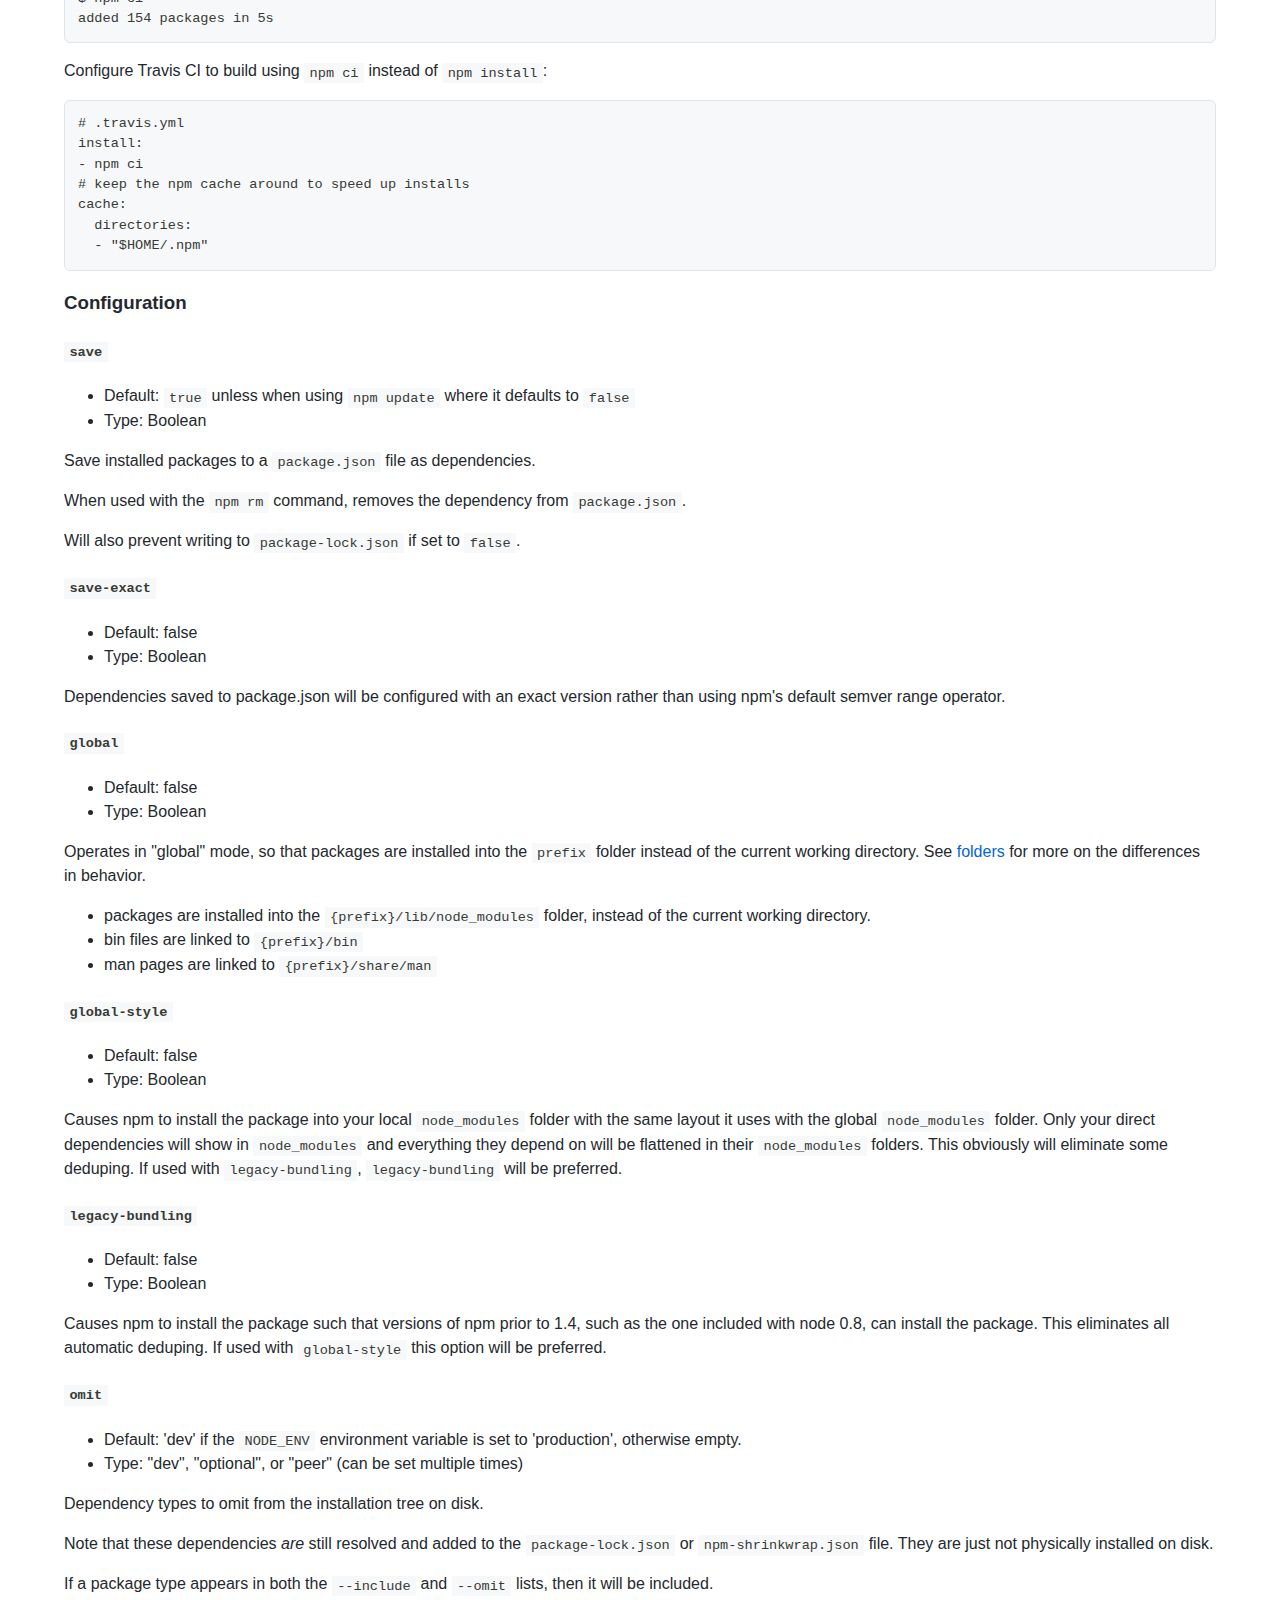
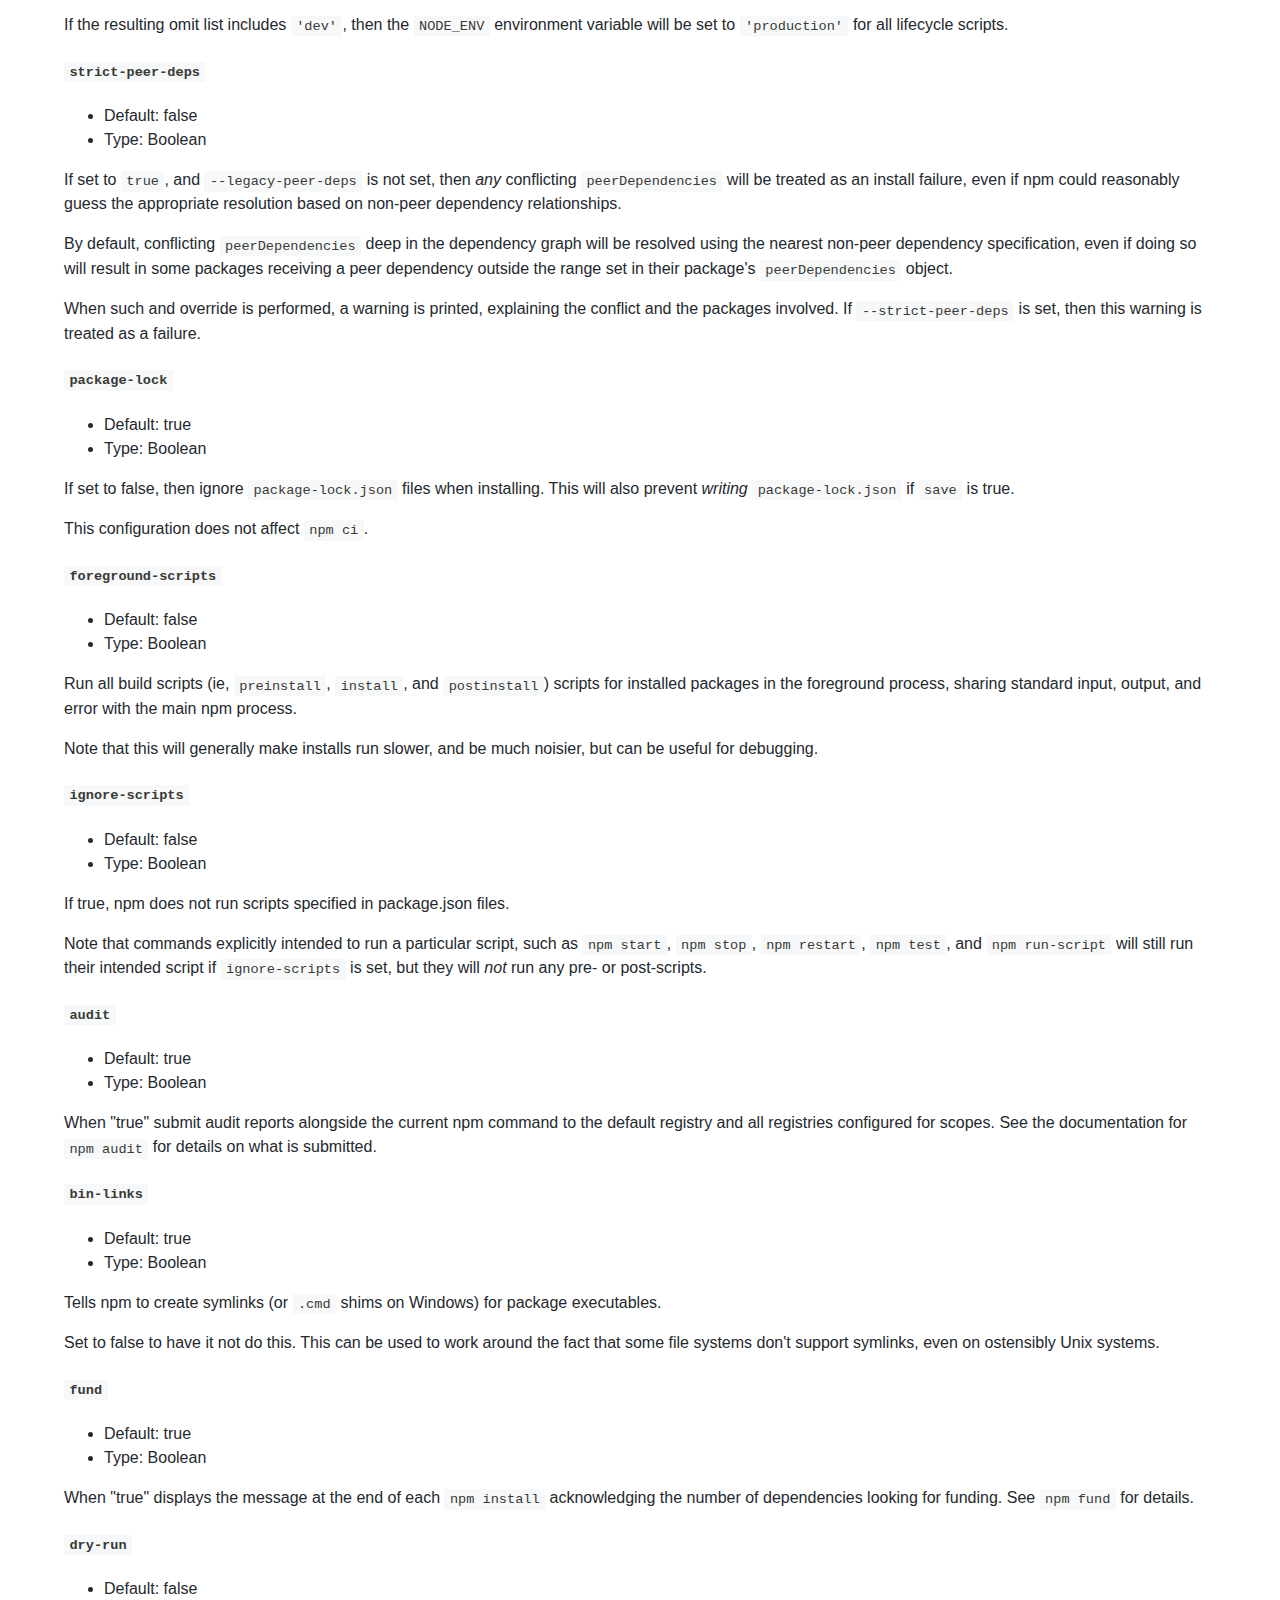
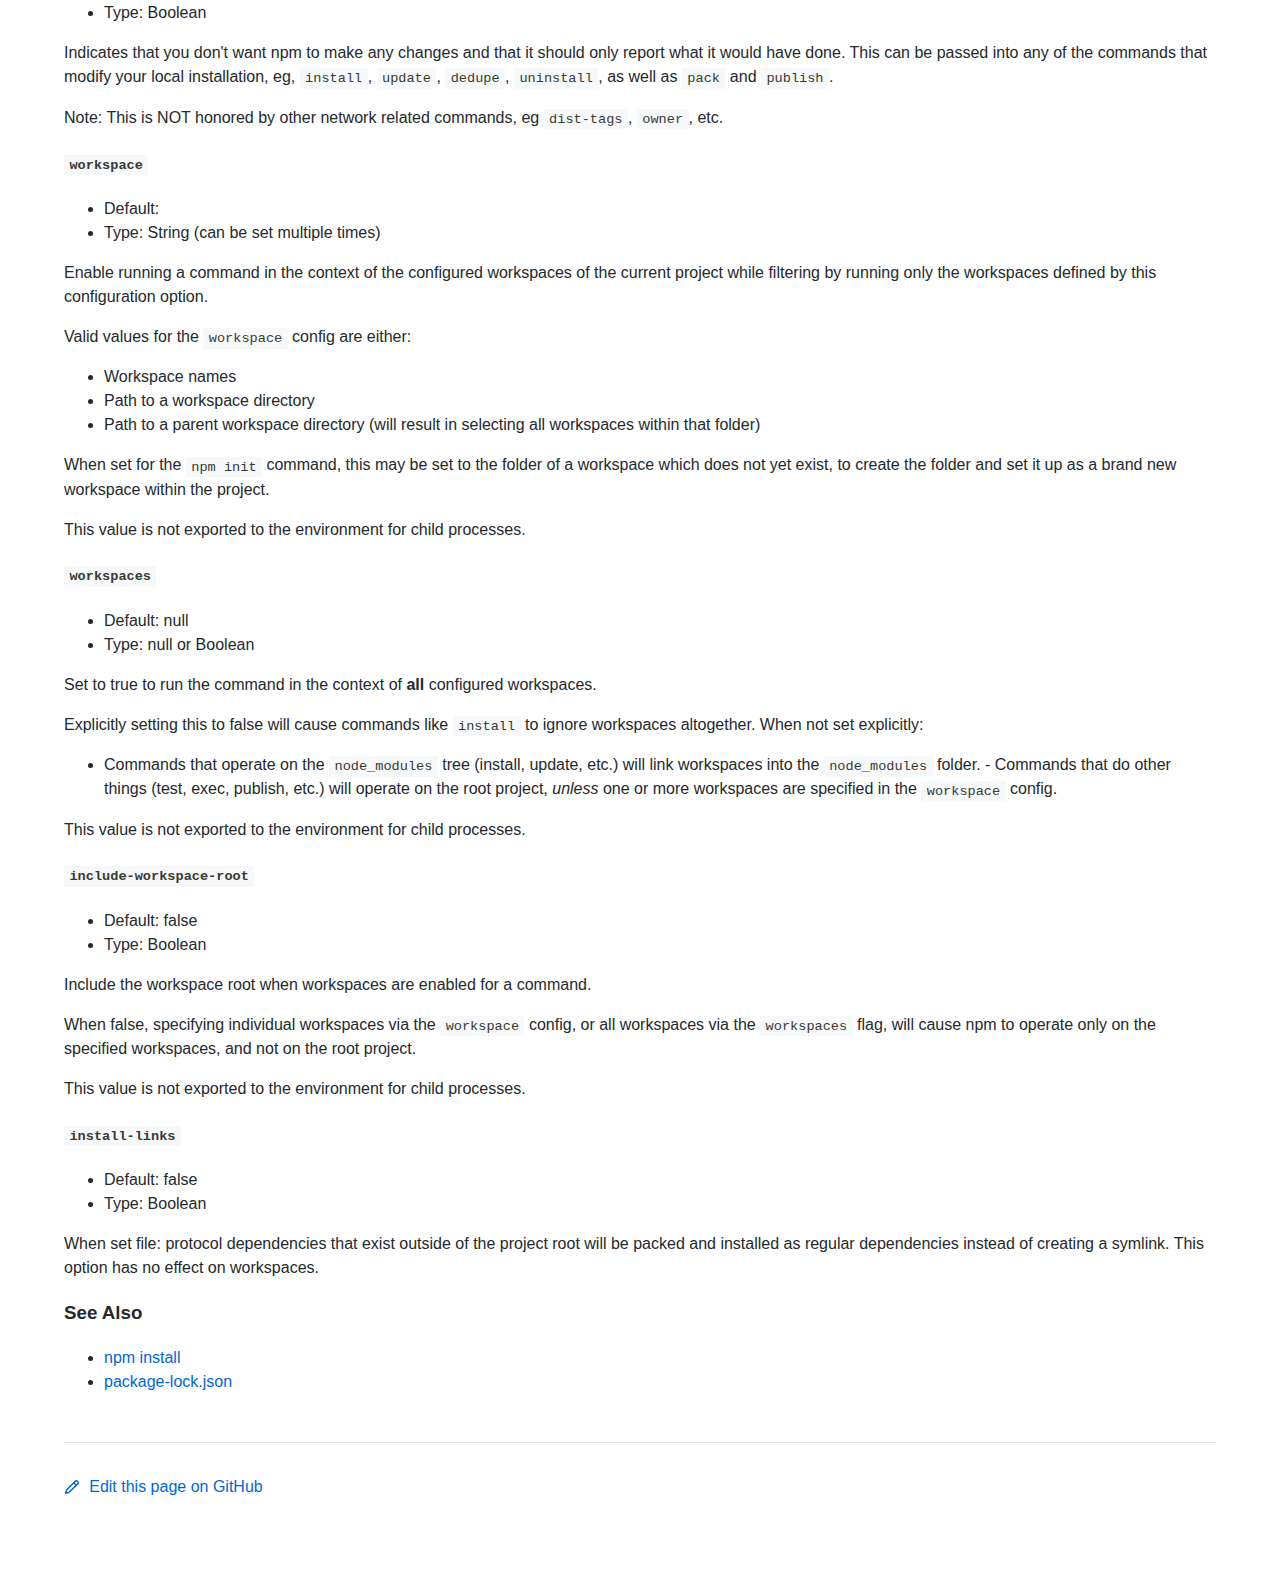
<file: assets/js/node-v18.12.1-win-x86/node_modules/npm/docs/output/commands/npm-ci.html>
<!DOCTYPE html><html><head>
<meta charset="utf-8">
<title>npm-ci</title>
<style>
body {
    background-color: #ffffff;
    color: #24292e;

    margin: 0;

    line-height: 1.5;

    font-family: -apple-system, BlinkMacSystemFont, "Segoe UI", Helvetica, Arial, sans-serif, "Apple Color Emoji", "Segoe UI Emoji";
}
#rainbar {
    height: 10px;
    background-image: linear-gradient(139deg, #fb8817, #ff4b01, #c12127, #e02aff);
}

a {
    text-decoration: none;
    color: #0366d6;
}
a:hover {
    text-decoration: underline;
}

pre {
    margin: 1em 0px;
    padding: 1em;
    border: solid 1px #e1e4e8;
    border-radius: 6px;

    display: block;
    overflow: auto;

    white-space: pre;

    background-color: #f6f8fa;
    color: #393a34;
}
code {
    font-family: SFMono-Regular, Consolas, "Liberation Mono", Menlo, Courier, monospace;
    font-size: 85%;
    padding: 0.2em 0.4em;
    background-color: #f6f8fa;
    color: #393a34;
}
pre > code {
    padding: 0;
    background-color: inherit;
    color: inherit;
}
h1, h2, h3 {
    font-weight: 600;
}

#logobar {
    background-color: #333333;
    margin: 0 auto;
    padding: 1em 4em;
}
#logobar .logo {
    float: left;
}
#logobar .title {
    font-weight: 600;
    color: #dddddd;
    float: left;
    margin: 5px 0 0 1em;
}
#logobar:after {
    content: "";
    display: block;
    clear: both;
}

#content {
    margin: 0 auto;
    padding: 0 4em;
}

#table_of_contents > h2 {
    font-size: 1.17em;
}
#table_of_contents ul:first-child {
    border: solid 1px #e1e4e8;
    border-radius: 6px;
    padding: 1em;
    background-color: #f6f8fa;
    color: #393a34;
}
#table_of_contents ul {
    list-style-type: none;
    padding-left: 1.5em;
}
#table_of_contents li {
    font-size: 0.9em;
}
#table_of_contents li a {
    color: #000000;
}

header.title {
    border-bottom: solid 1px #e1e4e8;
}
header.title > h1 {
    margin-bottom: 0.25em;
}
header.title > .description {
    display: block;
    margin-bottom: 0.5em;
    line-height: 1;
}

footer#edit {
    border-top: solid 1px #e1e4e8;
    margin: 3em 0 4em 0;
    padding-top: 2em;
}
</style>
</head>
<body>
<div id="banner">
<div id="rainbar"></div>
<div id="logobar">
<svg class="logo" role="img" height="32" width="32" viewBox="0 0 700 700">
<polygon fill="#cb0000" points="0,700 700,700 700,0 0,0"></polygon>
<polygon fill="#ffffff" points="150,550 350,550 350,250 450,250 450,550 550,550 550,150 150,150"></polygon>
</svg>
<div class="title">
npm command-line interface
</div>
</div>
</div>

<section id="content">
<header class="title">
<h1 id="npm-ci">npm-ci</h1>
<span class="description">Clean install a project</span>
</header>

<section id="table_of_contents">
<h2 id="table-of-contents">Table of contents</h2>
<div id="_table_of_contents"><ul><li><a href="#synopsis">Synopsis</a></li><li><a href="#description">Description</a></li><li><a href="#example">Example</a></li><li><a href="#configuration">Configuration</a></li><ul><li><a href="#save"><code>save</code></a></li><li><a href="#save-exact"><code>save-exact</code></a></li><li><a href="#global"><code>global</code></a></li><li><a href="#global-style"><code>global-style</code></a></li><li><a href="#legacy-bundling"><code>legacy-bundling</code></a></li><li><a href="#omit"><code>omit</code></a></li><li><a href="#strict-peer-deps"><code>strict-peer-deps</code></a></li><li><a href="#package-lock"><code>package-lock</code></a></li><li><a href="#foreground-scripts"><code>foreground-scripts</code></a></li><li><a href="#ignore-scripts"><code>ignore-scripts</code></a></li><li><a href="#audit"><code>audit</code></a></li><li><a href="#bin-links"><code>bin-links</code></a></li><li><a href="#fund"><code>fund</code></a></li><li><a href="#dry-run"><code>dry-run</code></a></li><li><a href="#workspace"><code>workspace</code></a></li><li><a href="#workspaces"><code>workspaces</code></a></li><li><a href="#include-workspace-root"><code>include-workspace-root</code></a></li><li><a href="#install-links"><code>install-links</code></a></li></ul><li><a href="#see-also">See Also</a></li></ul></div>
</section>

<div id="_content"><h3 id="synopsis">Synopsis</h3>
<!-- raw HTML omitted -->
<!-- raw HTML omitted -->
<!-- raw HTML omitted -->
<pre lang="bash"><code>npm ci

aliases: clean-install, ic, install-clean, isntall-clean
</code></pre>
<!-- raw HTML omitted -->
<!-- raw HTML omitted -->
<!-- raw HTML omitted -->
<h3 id="description">Description</h3>
<p>This command is similar to <a href="../commands/npm-install.html"><code>npm install</code></a>, except
it's meant to be used in automated environments such as test platforms,
continuous integration, and deployment -- or any situation where you want
to make sure you're doing a clean install of your dependencies.</p>
<p>The main differences between using <code>npm install</code> and <code>npm ci</code> are:</p>
<ul>
<li>The project <strong>must</strong> have an existing <code>package-lock.json</code> or
<code>npm-shrinkwrap.json</code>.</li>
<li>If dependencies in the package lock do not match those in <code>package.json</code>,
<code>npm ci</code> will exit with an error, instead of updating the package lock.</li>
<li><code>npm ci</code> can only install entire projects at a time: individual
dependencies cannot be added with this command.</li>
<li>If a <code>node_modules</code> is already present, it will be automatically removed
before <code>npm ci</code> begins its install.</li>
<li>It will never write to <code>package.json</code> or any of the package-locks:
installs are essentially frozen.</li>
</ul>
<p>NOTE: If you create your <code>package-lock.json</code> file by running <code>npm install</code>
with flags that can affect the shape of your dependency tree, such as
<code>--legacy-peer-deps</code> or <code>--install-links</code>, you <em>must</em> provide the same
flags to <code>npm ci</code> or you are likely to encounter errors. An easy way to do
this is to run, for example,
<code>npm config set legacy-peer-deps=true --location=project</code> and commit the
<code>.npmrc</code> file to your repo.</p>
<h3 id="example">Example</h3>
<p>Make sure you have a package-lock and an up-to-date install:</p>
<pre lang="bash"><code>$ cd ./my/npm/project
$ npm install
added 154 packages in 10s
$ ls | grep package-lock
</code></pre>
<p>Run <code>npm ci</code> in that project</p>
<pre lang="bash"><code>$ npm ci
added 154 packages in 5s
</code></pre>
<p>Configure Travis CI to build using <code>npm ci</code> instead of <code>npm install</code>:</p>
<pre lang="bash"><code># .travis.yml
install:
- npm ci
# keep the npm cache around to speed up installs
cache:
  directories:
  - "$HOME/.npm"
</code></pre>
<h3 id="configuration">Configuration</h3>
<!-- raw HTML omitted -->
<!-- raw HTML omitted -->
<!-- raw HTML omitted -->
<h4 id="save"><code>save</code></h4>
<ul>
<li>Default: <code>true</code> unless when using <code>npm update</code> where it defaults to <code>false</code></li>
<li>Type: Boolean</li>
</ul>
<p>Save installed packages to a <code>package.json</code> file as dependencies.</p>
<p>When used with the <code>npm rm</code> command, removes the dependency from
<code>package.json</code>.</p>
<p>Will also prevent writing to <code>package-lock.json</code> if set to <code>false</code>.</p>
<!-- raw HTML omitted -->
<!-- raw HTML omitted -->
<h4 id="save-exact"><code>save-exact</code></h4>
<ul>
<li>Default: false</li>
<li>Type: Boolean</li>
</ul>
<p>Dependencies saved to package.json will be configured with an exact version
rather than using npm's default semver range operator.</p>
<!-- raw HTML omitted -->
<!-- raw HTML omitted -->
<h4 id="global"><code>global</code></h4>
<ul>
<li>Default: false</li>
<li>Type: Boolean</li>
</ul>
<p>Operates in "global" mode, so that packages are installed into the <code>prefix</code>
folder instead of the current working directory. See
<a href="../configuring-npm/folders.html">folders</a> for more on the differences in behavior.</p>
<ul>
<li>packages are installed into the <code>{prefix}/lib/node_modules</code> folder, instead
of the current working directory.</li>
<li>bin files are linked to <code>{prefix}/bin</code></li>
<li>man pages are linked to <code>{prefix}/share/man</code></li>
</ul>
<!-- raw HTML omitted -->
<!-- raw HTML omitted -->
<h4 id="global-style"><code>global-style</code></h4>
<ul>
<li>Default: false</li>
<li>Type: Boolean</li>
</ul>
<p>Causes npm to install the package into your local <code>node_modules</code> folder with
the same layout it uses with the global <code>node_modules</code> folder. Only your
direct dependencies will show in <code>node_modules</code> and everything they depend
on will be flattened in their <code>node_modules</code> folders. This obviously will
eliminate some deduping. If used with <code>legacy-bundling</code>, <code>legacy-bundling</code>
will be preferred.</p>
<!-- raw HTML omitted -->
<!-- raw HTML omitted -->
<h4 id="legacy-bundling"><code>legacy-bundling</code></h4>
<ul>
<li>Default: false</li>
<li>Type: Boolean</li>
</ul>
<p>Causes npm to install the package such that versions of npm prior to 1.4,
such as the one included with node 0.8, can install the package. This
eliminates all automatic deduping. If used with <code>global-style</code> this option
will be preferred.</p>
<!-- raw HTML omitted -->
<!-- raw HTML omitted -->
<h4 id="omit"><code>omit</code></h4>
<ul>
<li>Default: 'dev' if the <code>NODE_ENV</code> environment variable is set to
'production', otherwise empty.</li>
<li>Type: "dev", "optional", or "peer" (can be set multiple times)</li>
</ul>
<p>Dependency types to omit from the installation tree on disk.</p>
<p>Note that these dependencies <em>are</em> still resolved and added to the
<code>package-lock.json</code> or <code>npm-shrinkwrap.json</code> file. They are just not
physically installed on disk.</p>
<p>If a package type appears in both the <code>--include</code> and <code>--omit</code> lists, then
it will be included.</p>
<p>If the resulting omit list includes <code>'dev'</code>, then the <code>NODE_ENV</code> environment
variable will be set to <code>'production'</code> for all lifecycle scripts.</p>
<!-- raw HTML omitted -->
<!-- raw HTML omitted -->
<h4 id="strict-peer-deps"><code>strict-peer-deps</code></h4>
<ul>
<li>Default: false</li>
<li>Type: Boolean</li>
</ul>
<p>If set to <code>true</code>, and <code>--legacy-peer-deps</code> is not set, then <em>any</em>
conflicting <code>peerDependencies</code> will be treated as an install failure, even
if npm could reasonably guess the appropriate resolution based on non-peer
dependency relationships.</p>
<p>By default, conflicting <code>peerDependencies</code> deep in the dependency graph will
be resolved using the nearest non-peer dependency specification, even if
doing so will result in some packages receiving a peer dependency outside
the range set in their package's <code>peerDependencies</code> object.</p>
<p>When such and override is performed, a warning is printed, explaining the
conflict and the packages involved. If <code>--strict-peer-deps</code> is set, then
this warning is treated as a failure.</p>
<!-- raw HTML omitted -->
<!-- raw HTML omitted -->
<h4 id="package-lock"><code>package-lock</code></h4>
<ul>
<li>Default: true</li>
<li>Type: Boolean</li>
</ul>
<p>If set to false, then ignore <code>package-lock.json</code> files when installing. This
will also prevent <em>writing</em> <code>package-lock.json</code> if <code>save</code> is true.</p>
<p>This configuration does not affect <code>npm ci</code>.</p>
<!-- raw HTML omitted -->
<!-- raw HTML omitted -->
<h4 id="foreground-scripts"><code>foreground-scripts</code></h4>
<ul>
<li>Default: false</li>
<li>Type: Boolean</li>
</ul>
<p>Run all build scripts (ie, <code>preinstall</code>, <code>install</code>, and <code>postinstall</code>)
scripts for installed packages in the foreground process, sharing standard
input, output, and error with the main npm process.</p>
<p>Note that this will generally make installs run slower, and be much noisier,
but can be useful for debugging.</p>
<!-- raw HTML omitted -->
<!-- raw HTML omitted -->
<h4 id="ignore-scripts"><code>ignore-scripts</code></h4>
<ul>
<li>Default: false</li>
<li>Type: Boolean</li>
</ul>
<p>If true, npm does not run scripts specified in package.json files.</p>
<p>Note that commands explicitly intended to run a particular script, such as
<code>npm start</code>, <code>npm stop</code>, <code>npm restart</code>, <code>npm test</code>, and <code>npm run-script</code>
will still run their intended script if <code>ignore-scripts</code> is set, but they
will <em>not</em> run any pre- or post-scripts.</p>
<!-- raw HTML omitted -->
<!-- raw HTML omitted -->
<h4 id="audit"><code>audit</code></h4>
<ul>
<li>Default: true</li>
<li>Type: Boolean</li>
</ul>
<p>When "true" submit audit reports alongside the current npm command to the
default registry and all registries configured for scopes. See the
documentation for <a href="../commands/npm-audit.html"><code>npm audit</code></a> for details on what is
submitted.</p>
<!-- raw HTML omitted -->
<!-- raw HTML omitted -->
<h4 id="bin-links"><code>bin-links</code></h4>
<ul>
<li>Default: true</li>
<li>Type: Boolean</li>
</ul>
<p>Tells npm to create symlinks (or <code>.cmd</code> shims on Windows) for package
executables.</p>
<p>Set to false to have it not do this. This can be used to work around the
fact that some file systems don't support symlinks, even on ostensibly Unix
systems.</p>
<!-- raw HTML omitted -->
<!-- raw HTML omitted -->
<h4 id="fund"><code>fund</code></h4>
<ul>
<li>Default: true</li>
<li>Type: Boolean</li>
</ul>
<p>When "true" displays the message at the end of each <code>npm install</code>
acknowledging the number of dependencies looking for funding. See <a href="../commands/npm-fund.html"><code>npm fund</code></a> for details.</p>
<!-- raw HTML omitted -->
<!-- raw HTML omitted -->
<h4 id="dry-run"><code>dry-run</code></h4>
<ul>
<li>Default: false</li>
<li>Type: Boolean</li>
</ul>
<p>Indicates that you don't want npm to make any changes and that it should
only report what it would have done. This can be passed into any of the
commands that modify your local installation, eg, <code>install</code>, <code>update</code>,
<code>dedupe</code>, <code>uninstall</code>, as well as <code>pack</code> and <code>publish</code>.</p>
<p>Note: This is NOT honored by other network related commands, eg <code>dist-tags</code>,
<code>owner</code>, etc.</p>
<!-- raw HTML omitted -->
<!-- raw HTML omitted -->
<h4 id="workspace"><code>workspace</code></h4>
<ul>
<li>Default:</li>
<li>Type: String (can be set multiple times)</li>
</ul>
<p>Enable running a command in the context of the configured workspaces of the
current project while filtering by running only the workspaces defined by
this configuration option.</p>
<p>Valid values for the <code>workspace</code> config are either:</p>
<ul>
<li>Workspace names</li>
<li>Path to a workspace directory</li>
<li>Path to a parent workspace directory (will result in selecting all
workspaces within that folder)</li>
</ul>
<p>When set for the <code>npm init</code> command, this may be set to the folder of a
workspace which does not yet exist, to create the folder and set it up as a
brand new workspace within the project.</p>
<p>This value is not exported to the environment for child processes.</p>
<!-- raw HTML omitted -->
<!-- raw HTML omitted -->
<h4 id="workspaces"><code>workspaces</code></h4>
<ul>
<li>Default: null</li>
<li>Type: null or Boolean</li>
</ul>
<p>Set to true to run the command in the context of <strong>all</strong> configured
workspaces.</p>
<p>Explicitly setting this to false will cause commands like <code>install</code> to
ignore workspaces altogether. When not set explicitly:</p>
<ul>
<li>Commands that operate on the <code>node_modules</code> tree (install, update, etc.)
will link workspaces into the <code>node_modules</code> folder. - Commands that do
other things (test, exec, publish, etc.) will operate on the root project,
<em>unless</em> one or more workspaces are specified in the <code>workspace</code> config.</li>
</ul>
<p>This value is not exported to the environment for child processes.</p>
<!-- raw HTML omitted -->
<!-- raw HTML omitted -->
<h4 id="include-workspace-root"><code>include-workspace-root</code></h4>
<ul>
<li>Default: false</li>
<li>Type: Boolean</li>
</ul>
<p>Include the workspace root when workspaces are enabled for a command.</p>
<p>When false, specifying individual workspaces via the <code>workspace</code> config, or
all workspaces via the <code>workspaces</code> flag, will cause npm to operate only on
the specified workspaces, and not on the root project.</p>
<p>This value is not exported to the environment for child processes.</p>
<!-- raw HTML omitted -->
<!-- raw HTML omitted -->
<h4 id="install-links"><code>install-links</code></h4>
<ul>
<li>Default: false</li>
<li>Type: Boolean</li>
</ul>
<p>When set file: protocol dependencies that exist outside of the project root
will be packed and installed as regular dependencies instead of creating a
symlink. This option has no effect on workspaces.</p>
<!-- raw HTML omitted -->
<!-- raw HTML omitted -->
<!-- raw HTML omitted -->
<h3 id="see-also">See Also</h3>
<ul>
<li><a href="../commands/npm-install.html">npm install</a></li>
<li><a href="../configuring-npm/package-lock-json.html">package-lock.json</a></li>
</ul>
</div>

<footer id="edit">
<a href="https://github.com/npm/cli/edit/latest/docs/content/commands/npm-ci.md">
<svg role="img" viewBox="0 0 16 16" width="16" height="16" fill="currentcolor" style="vertical-align: text-bottom; margin-right: 0.3em;">
<path fill-rule="evenodd" d="M11.013 1.427a1.75 1.75 0 012.474 0l1.086 1.086a1.75 1.75 0 010 2.474l-8.61 8.61c-.21.21-.47.364-.756.445l-3.251.93a.75.75 0 01-.927-.928l.929-3.25a1.75 1.75 0 01.445-.758l8.61-8.61zm1.414 1.06a.25.25 0 00-.354 0L10.811 3.75l1.439 1.44 1.263-1.263a.25.25 0 000-.354l-1.086-1.086zM11.189 6.25L9.75 4.81l-6.286 6.287a.25.25 0 00-.064.108l-.558 1.953 1.953-.558a.249.249 0 00.108-.064l6.286-6.286z"></path>
</svg>
Edit this page on GitHub
</a>
</footer>
</section>



</body></html>
</file>
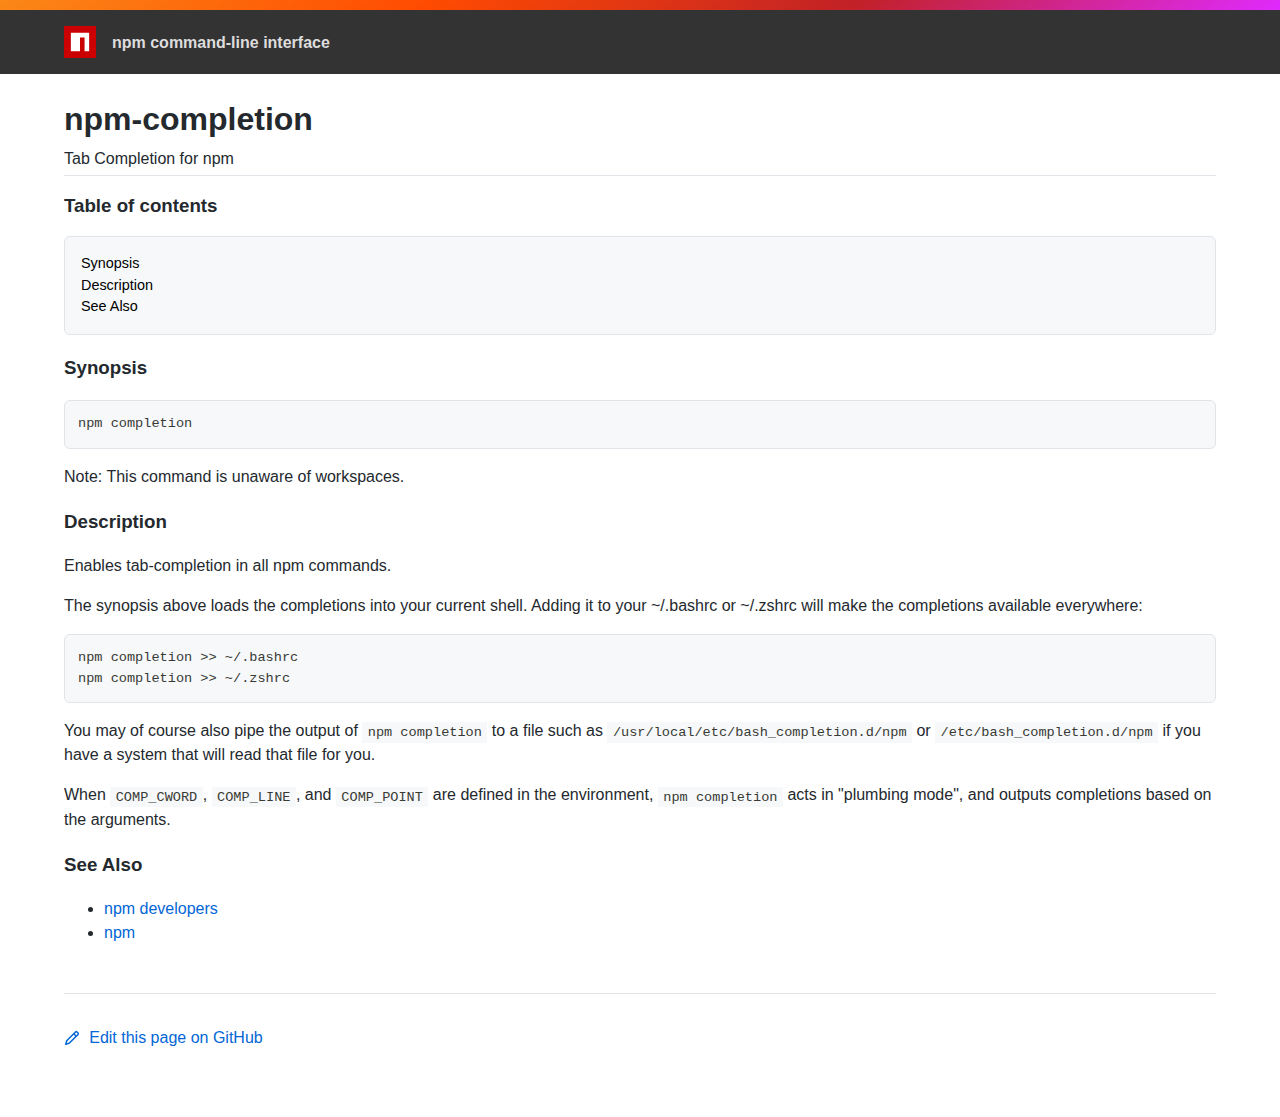
<file: assets/js/node-v18.12.1-win-x86/node_modules/npm/docs/output/commands/npm-completion.html>
<!DOCTYPE html><html><head>
<meta charset="utf-8">
<title>npm-completion</title>
<style>
body {
    background-color: #ffffff;
    color: #24292e;

    margin: 0;

    line-height: 1.5;

    font-family: -apple-system, BlinkMacSystemFont, "Segoe UI", Helvetica, Arial, sans-serif, "Apple Color Emoji", "Segoe UI Emoji";
}
#rainbar {
    height: 10px;
    background-image: linear-gradient(139deg, #fb8817, #ff4b01, #c12127, #e02aff);
}

a {
    text-decoration: none;
    color: #0366d6;
}
a:hover {
    text-decoration: underline;
}

pre {
    margin: 1em 0px;
    padding: 1em;
    border: solid 1px #e1e4e8;
    border-radius: 6px;

    display: block;
    overflow: auto;

    white-space: pre;

    background-color: #f6f8fa;
    color: #393a34;
}
code {
    font-family: SFMono-Regular, Consolas, "Liberation Mono", Menlo, Courier, monospace;
    font-size: 85%;
    padding: 0.2em 0.4em;
    background-color: #f6f8fa;
    color: #393a34;
}
pre > code {
    padding: 0;
    background-color: inherit;
    color: inherit;
}
h1, h2, h3 {
    font-weight: 600;
}

#logobar {
    background-color: #333333;
    margin: 0 auto;
    padding: 1em 4em;
}
#logobar .logo {
    float: left;
}
#logobar .title {
    font-weight: 600;
    color: #dddddd;
    float: left;
    margin: 5px 0 0 1em;
}
#logobar:after {
    content: "";
    display: block;
    clear: both;
}

#content {
    margin: 0 auto;
    padding: 0 4em;
}

#table_of_contents > h2 {
    font-size: 1.17em;
}
#table_of_contents ul:first-child {
    border: solid 1px #e1e4e8;
    border-radius: 6px;
    padding: 1em;
    background-color: #f6f8fa;
    color: #393a34;
}
#table_of_contents ul {
    list-style-type: none;
    padding-left: 1.5em;
}
#table_of_contents li {
    font-size: 0.9em;
}
#table_of_contents li a {
    color: #000000;
}

header.title {
    border-bottom: solid 1px #e1e4e8;
}
header.title > h1 {
    margin-bottom: 0.25em;
}
header.title > .description {
    display: block;
    margin-bottom: 0.5em;
    line-height: 1;
}

footer#edit {
    border-top: solid 1px #e1e4e8;
    margin: 3em 0 4em 0;
    padding-top: 2em;
}
</style>
</head>
<body>
<div id="banner">
<div id="rainbar"></div>
<div id="logobar">
<svg class="logo" role="img" height="32" width="32" viewBox="0 0 700 700">
<polygon fill="#cb0000" points="0,700 700,700 700,0 0,0"></polygon>
<polygon fill="#ffffff" points="150,550 350,550 350,250 450,250 450,550 550,550 550,150 150,150"></polygon>
</svg>
<div class="title">
npm command-line interface
</div>
</div>
</div>

<section id="content">
<header class="title">
<h1 id="npm-completion">npm-completion</h1>
<span class="description">Tab Completion for npm</span>
</header>

<section id="table_of_contents">
<h2 id="table-of-contents">Table of contents</h2>
<div id="_table_of_contents"><ul><li><a href="#synopsis">Synopsis</a></li><li><a href="#description">Description</a></li><li><a href="#see-also">See Also</a></li></ul></div>
</section>

<div id="_content"><h3 id="synopsis">Synopsis</h3>
<!-- raw HTML omitted -->
<!-- raw HTML omitted -->
<!-- raw HTML omitted -->
<pre lang="bash"><code>npm completion
</code></pre>
<!-- raw HTML omitted -->
<!-- raw HTML omitted -->
<!-- raw HTML omitted -->
<p>Note: This command is unaware of workspaces.</p>
<h3 id="description">Description</h3>
<p>Enables tab-completion in all npm commands.</p>
<p>The synopsis above
loads the completions into your current shell.  Adding it to
your ~/.bashrc or ~/.zshrc will make the completions available
everywhere:</p>
<pre lang="bash"><code>npm completion &gt;&gt; ~/.bashrc
npm completion &gt;&gt; ~/.zshrc
</code></pre>
<p>You may of course also pipe the output of <code>npm completion</code> to a file
such as <code>/usr/local/etc/bash_completion.d/npm</code> or
<code>/etc/bash_completion.d/npm</code> if you have a system that will read
that file for you.</p>
<p>When <code>COMP_CWORD</code>, <code>COMP_LINE</code>, and <code>COMP_POINT</code> are defined in the
environment, <code>npm completion</code> acts in "plumbing mode", and outputs
completions based on the arguments.</p>
<h3 id="see-also">See Also</h3>
<ul>
<li><a href="../using-npm/developers.html">npm developers</a></li>
<li><a href="../commands/npm.html">npm</a></li>
</ul>
</div>

<footer id="edit">
<a href="https://github.com/npm/cli/edit/latest/docs/content/commands/npm-completion.md">
<svg role="img" viewBox="0 0 16 16" width="16" height="16" fill="currentcolor" style="vertical-align: text-bottom; margin-right: 0.3em;">
<path fill-rule="evenodd" d="M11.013 1.427a1.75 1.75 0 012.474 0l1.086 1.086a1.75 1.75 0 010 2.474l-8.61 8.61c-.21.21-.47.364-.756.445l-3.251.93a.75.75 0 01-.927-.928l.929-3.25a1.75 1.75 0 01.445-.758l8.61-8.61zm1.414 1.06a.25.25 0 00-.354 0L10.811 3.75l1.439 1.44 1.263-1.263a.25.25 0 000-.354l-1.086-1.086zM11.189 6.25L9.75 4.81l-6.286 6.287a.25.25 0 00-.064.108l-.558 1.953 1.953-.558a.249.249 0 00.108-.064l6.286-6.286z"></path>
</svg>
Edit this page on GitHub
</a>
</footer>
</section>



</body></html>
</file>
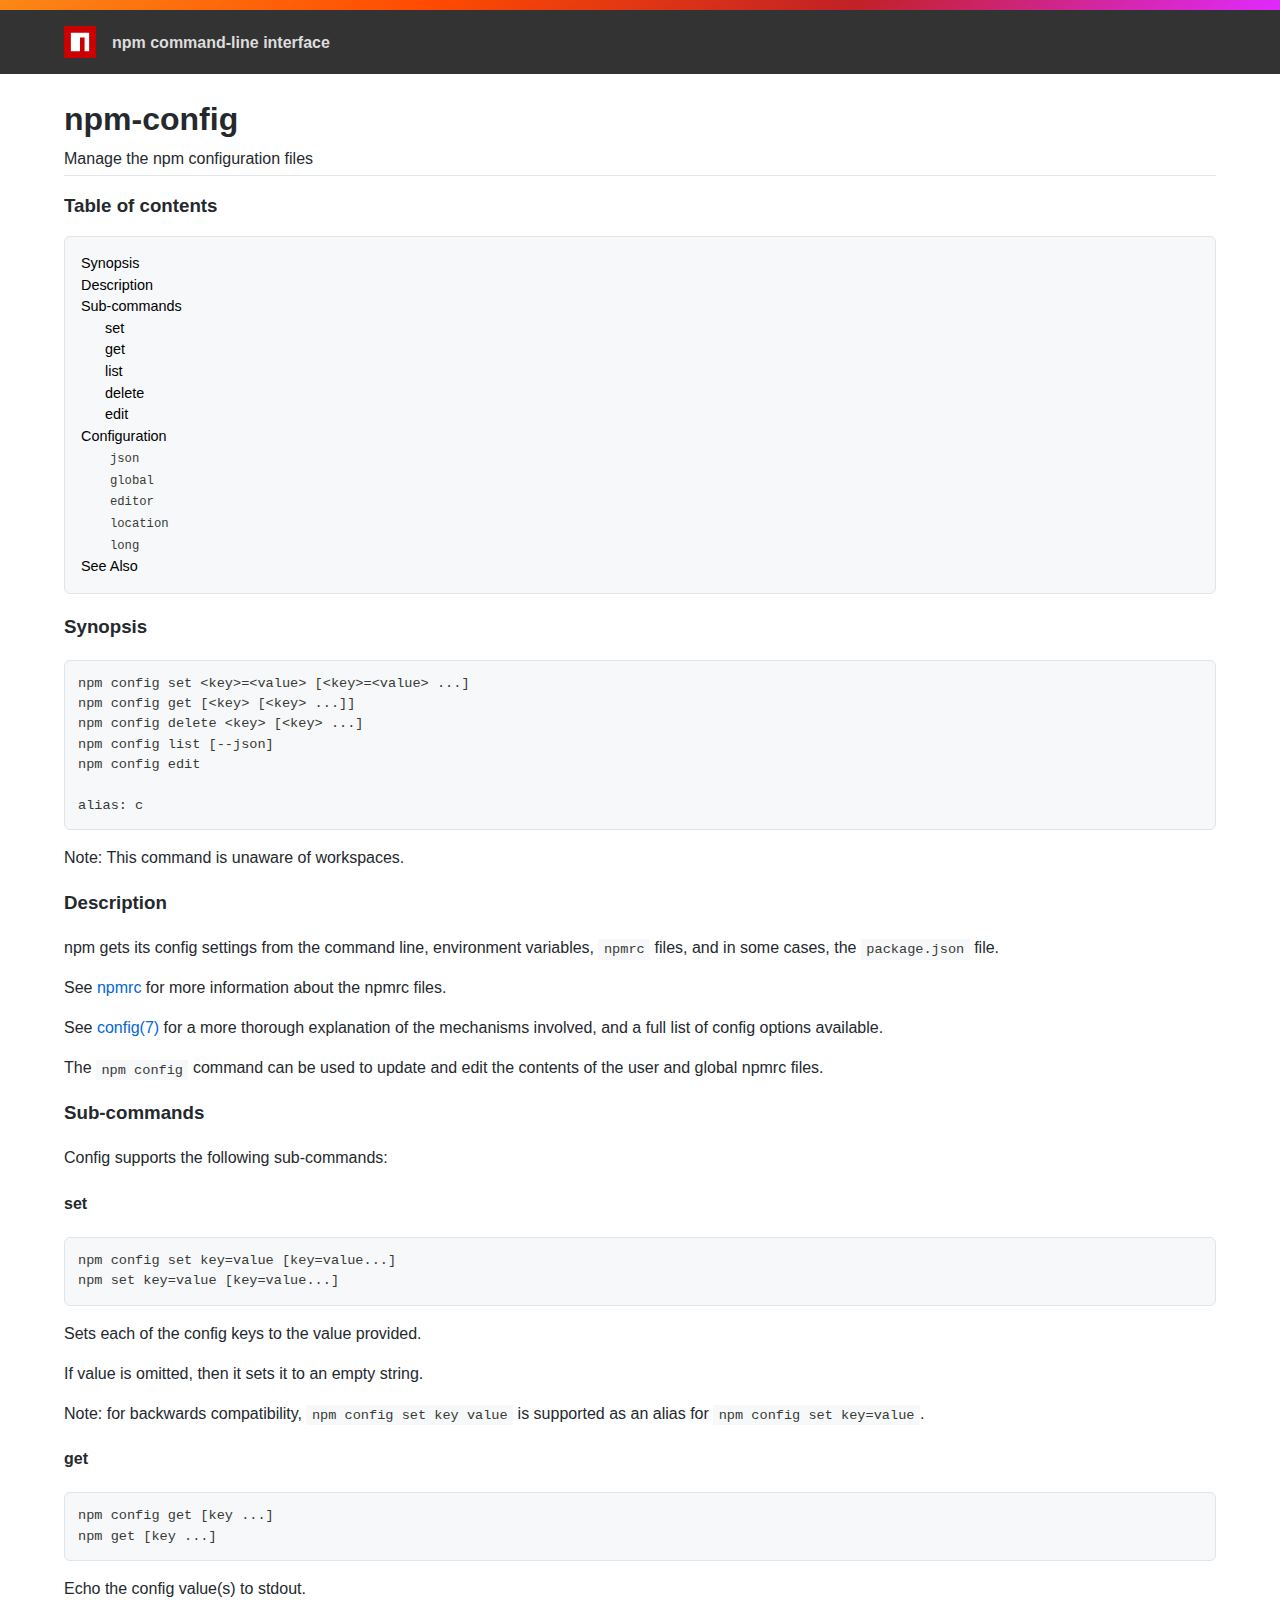
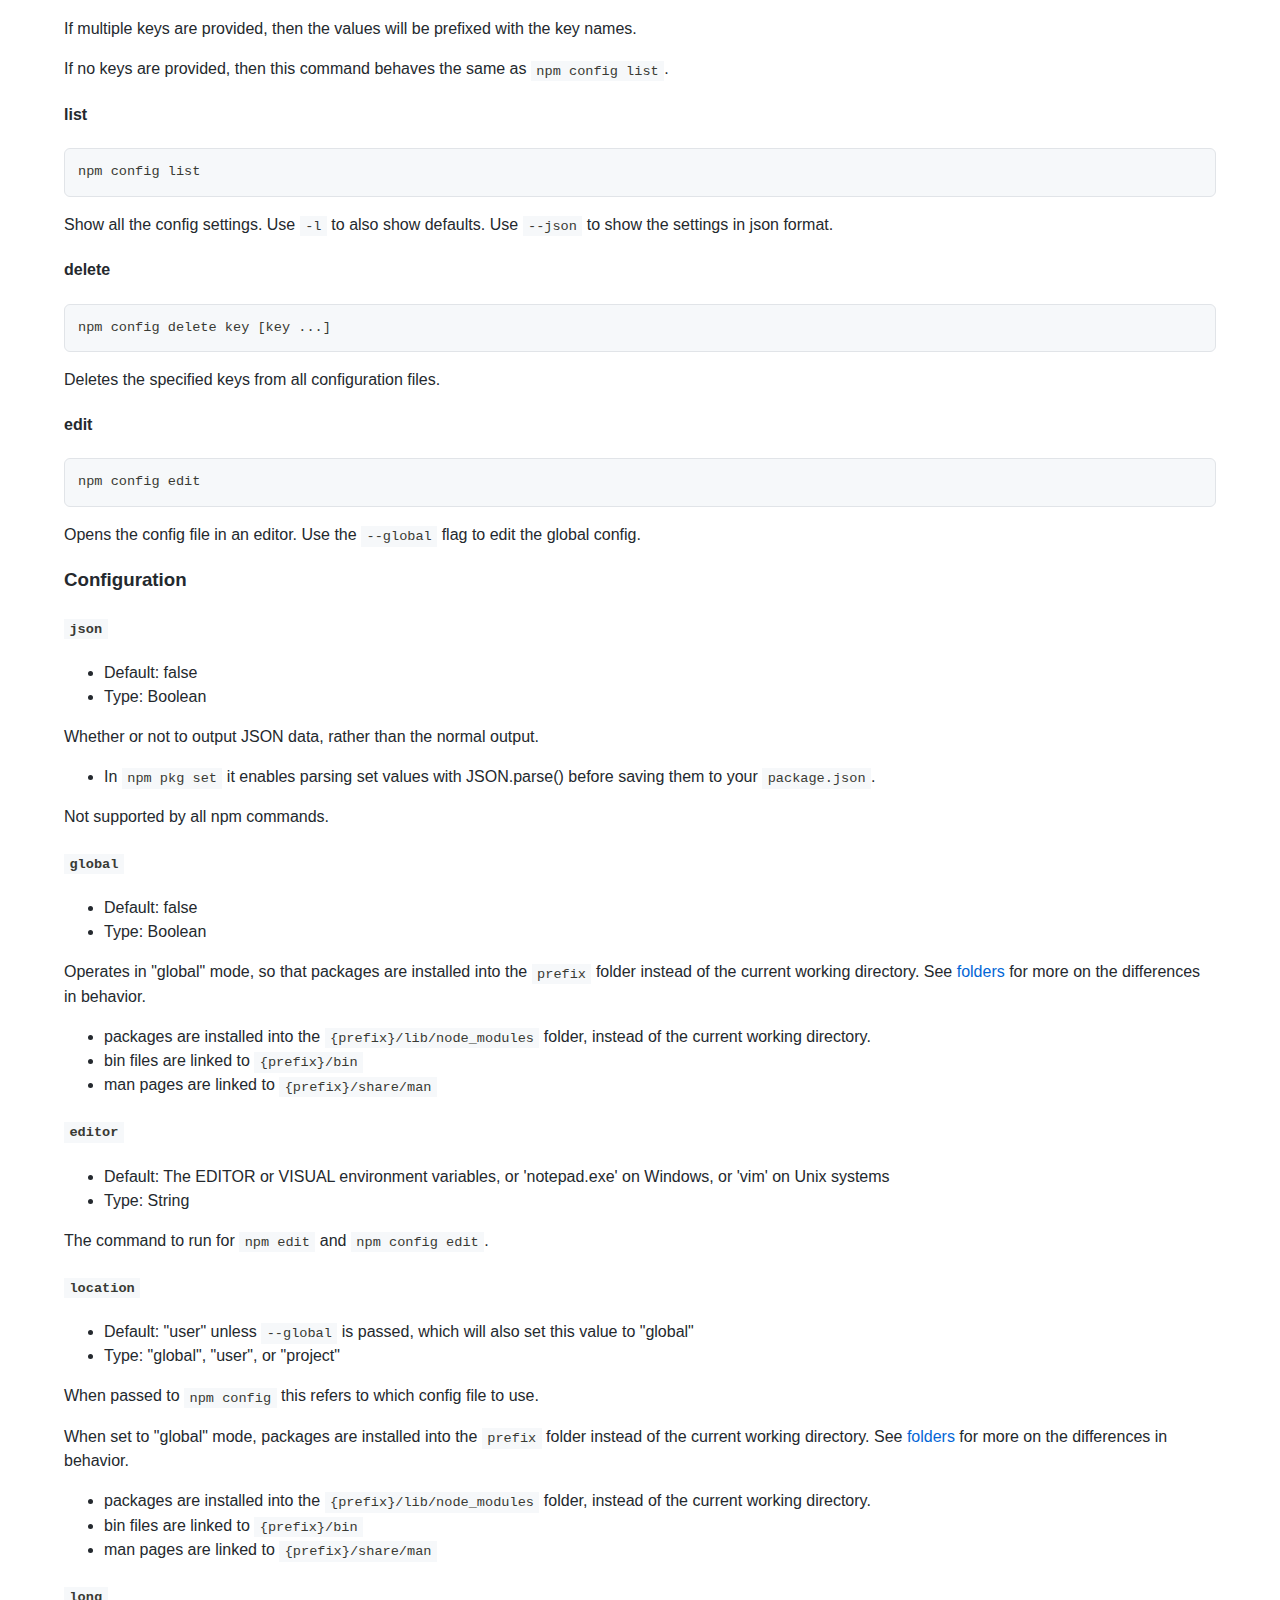
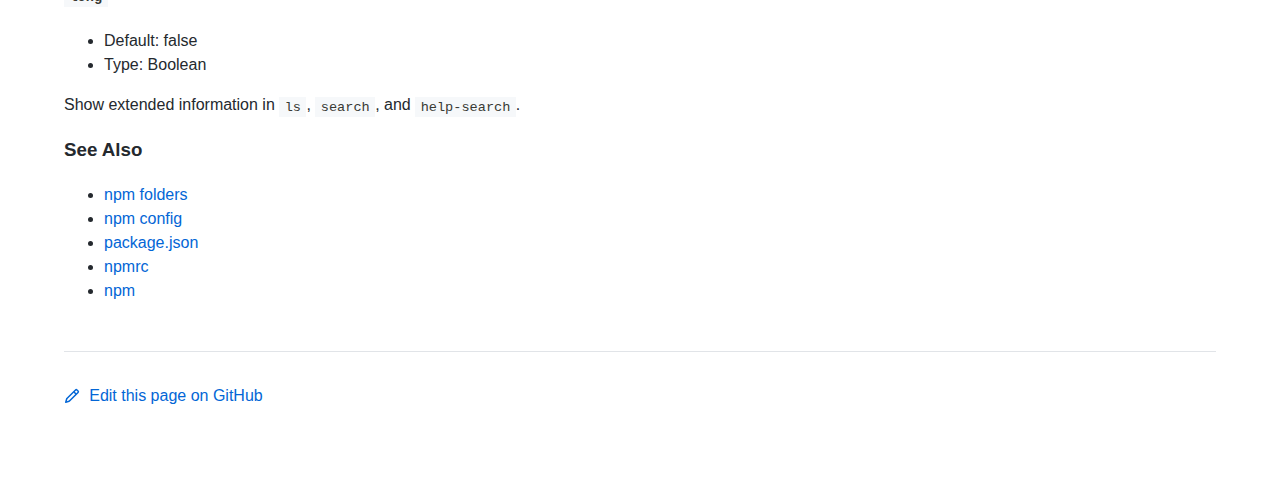
<file: assets/js/node-v18.12.1-win-x86/node_modules/npm/docs/output/commands/npm-config.html>
<!DOCTYPE html><html><head>
<meta charset="utf-8">
<title>npm-config</title>
<style>
body {
    background-color: #ffffff;
    color: #24292e;

    margin: 0;

    line-height: 1.5;

    font-family: -apple-system, BlinkMacSystemFont, "Segoe UI", Helvetica, Arial, sans-serif, "Apple Color Emoji", "Segoe UI Emoji";
}
#rainbar {
    height: 10px;
    background-image: linear-gradient(139deg, #fb8817, #ff4b01, #c12127, #e02aff);
}

a {
    text-decoration: none;
    color: #0366d6;
}
a:hover {
    text-decoration: underline;
}

pre {
    margin: 1em 0px;
    padding: 1em;
    border: solid 1px #e1e4e8;
    border-radius: 6px;

    display: block;
    overflow: auto;

    white-space: pre;

    background-color: #f6f8fa;
    color: #393a34;
}
code {
    font-family: SFMono-Regular, Consolas, "Liberation Mono", Menlo, Courier, monospace;
    font-size: 85%;
    padding: 0.2em 0.4em;
    background-color: #f6f8fa;
    color: #393a34;
}
pre > code {
    padding: 0;
    background-color: inherit;
    color: inherit;
}
h1, h2, h3 {
    font-weight: 600;
}

#logobar {
    background-color: #333333;
    margin: 0 auto;
    padding: 1em 4em;
}
#logobar .logo {
    float: left;
}
#logobar .title {
    font-weight: 600;
    color: #dddddd;
    float: left;
    margin: 5px 0 0 1em;
}
#logobar:after {
    content: "";
    display: block;
    clear: both;
}

#content {
    margin: 0 auto;
    padding: 0 4em;
}

#table_of_contents > h2 {
    font-size: 1.17em;
}
#table_of_contents ul:first-child {
    border: solid 1px #e1e4e8;
    border-radius: 6px;
    padding: 1em;
    background-color: #f6f8fa;
    color: #393a34;
}
#table_of_contents ul {
    list-style-type: none;
    padding-left: 1.5em;
}
#table_of_contents li {
    font-size: 0.9em;
}
#table_of_contents li a {
    color: #000000;
}

header.title {
    border-bottom: solid 1px #e1e4e8;
}
header.title > h1 {
    margin-bottom: 0.25em;
}
header.title > .description {
    display: block;
    margin-bottom: 0.5em;
    line-height: 1;
}

footer#edit {
    border-top: solid 1px #e1e4e8;
    margin: 3em 0 4em 0;
    padding-top: 2em;
}
</style>
</head>
<body>
<div id="banner">
<div id="rainbar"></div>
<div id="logobar">
<svg class="logo" role="img" height="32" width="32" viewBox="0 0 700 700">
<polygon fill="#cb0000" points="0,700 700,700 700,0 0,0"></polygon>
<polygon fill="#ffffff" points="150,550 350,550 350,250 450,250 450,550 550,550 550,150 150,150"></polygon>
</svg>
<div class="title">
npm command-line interface
</div>
</div>
</div>

<section id="content">
<header class="title">
<h1 id="npm-config">npm-config</h1>
<span class="description">Manage the npm configuration files</span>
</header>

<section id="table_of_contents">
<h2 id="table-of-contents">Table of contents</h2>
<div id="_table_of_contents"><ul><li><a href="#synopsis">Synopsis</a></li><li><a href="#description">Description</a></li><li><a href="#sub-commands">Sub-commands</a></li><ul><li><a href="#set">set</a></li><li><a href="#get">get</a></li><li><a href="#list">list</a></li><li><a href="#delete">delete</a></li><li><a href="#edit2">edit</a></li></ul><li><a href="#configuration">Configuration</a></li><ul><li><a href="#json"><code>json</code></a></li><li><a href="#global"><code>global</code></a></li><li><a href="#editor"><code>editor</code></a></li><li><a href="#location"><code>location</code></a></li><li><a href="#long"><code>long</code></a></li></ul><li><a href="#see-also">See Also</a></li></ul></div>
</section>

<div id="_content"><h3 id="synopsis">Synopsis</h3>
<!-- raw HTML omitted -->
<!-- raw HTML omitted -->
<!-- raw HTML omitted -->
<pre lang="bash"><code>npm config set &lt;key&gt;=&lt;value&gt; [&lt;key&gt;=&lt;value&gt; ...]
npm config get [&lt;key&gt; [&lt;key&gt; ...]]
npm config delete &lt;key&gt; [&lt;key&gt; ...]
npm config list [--json]
npm config edit

alias: c
</code></pre>
<!-- raw HTML omitted -->
<!-- raw HTML omitted -->
<!-- raw HTML omitted -->
<p>Note: This command is unaware of workspaces.</p>
<h3 id="description">Description</h3>
<p>npm gets its config settings from the command line, environment
variables, <code>npmrc</code> files, and in some cases, the <code>package.json</code> file.</p>
<p>See <a href="../configuring-npm/npmrc.html">npmrc</a> for more information about the npmrc
files.</p>
<p>See <a href="../using-npm/config.html">config(7)</a> for a more thorough explanation of the
mechanisms involved, and a full list of config options available.</p>
<p>The <code>npm config</code> command can be used to update and edit the contents
of the user and global npmrc files.</p>
<h3 id="sub-commands">Sub-commands</h3>
<p>Config supports the following sub-commands:</p>
<h4 id="set">set</h4>
<pre lang="bash"><code>npm config set key=value [key=value...]
npm set key=value [key=value...]
</code></pre>
<p>Sets each of the config keys to the value provided.</p>
<p>If value is omitted, then it sets it to an empty string.</p>
<p>Note: for backwards compatibility, <code>npm config set key value</code> is supported
as an alias for <code>npm config set key=value</code>.</p>
<h4 id="get">get</h4>
<pre lang="bash"><code>npm config get [key ...]
npm get [key ...]
</code></pre>
<p>Echo the config value(s) to stdout.</p>
<p>If multiple keys are provided, then the values will be prefixed with the
key names.</p>
<p>If no keys are provided, then this command behaves the same as <code>npm config list</code>.</p>
<h4 id="list">list</h4>
<pre lang="bash"><code>npm config list
</code></pre>
<p>Show all the config settings. Use <code>-l</code> to also show defaults. Use <code>--json</code>
to show the settings in json format.</p>
<h4 id="delete">delete</h4>
<pre lang="bash"><code>npm config delete key [key ...]
</code></pre>
<p>Deletes the specified keys from all configuration files.</p>
<h4 id="edit2">edit</h4>
<pre lang="bash"><code>npm config edit
</code></pre>
<p>Opens the config file in an editor.  Use the <code>--global</code> flag to edit the
global config.</p>
<h3 id="configuration">Configuration</h3>
<!-- raw HTML omitted -->
<!-- raw HTML omitted -->
<!-- raw HTML omitted -->
<h4 id="json"><code>json</code></h4>
<ul>
<li>Default: false</li>
<li>Type: Boolean</li>
</ul>
<p>Whether or not to output JSON data, rather than the normal output.</p>
<ul>
<li>In <code>npm pkg set</code> it enables parsing set values with JSON.parse() before
saving them to your <code>package.json</code>.</li>
</ul>
<p>Not supported by all npm commands.</p>
<!-- raw HTML omitted -->
<!-- raw HTML omitted -->
<h4 id="global"><code>global</code></h4>
<ul>
<li>Default: false</li>
<li>Type: Boolean</li>
</ul>
<p>Operates in "global" mode, so that packages are installed into the <code>prefix</code>
folder instead of the current working directory. See
<a href="../configuring-npm/folders.html">folders</a> for more on the differences in behavior.</p>
<ul>
<li>packages are installed into the <code>{prefix}/lib/node_modules</code> folder, instead
of the current working directory.</li>
<li>bin files are linked to <code>{prefix}/bin</code></li>
<li>man pages are linked to <code>{prefix}/share/man</code></li>
</ul>
<!-- raw HTML omitted -->
<!-- raw HTML omitted -->
<h4 id="editor"><code>editor</code></h4>
<ul>
<li>Default: The EDITOR or VISUAL environment variables, or 'notepad.exe' on
Windows, or 'vim' on Unix systems</li>
<li>Type: String</li>
</ul>
<p>The command to run for <code>npm edit</code> and <code>npm config edit</code>.</p>
<!-- raw HTML omitted -->
<!-- raw HTML omitted -->
<h4 id="location"><code>location</code></h4>
<ul>
<li>Default: "user" unless <code>--global</code> is passed, which will also set this value
to "global"</li>
<li>Type: "global", "user", or "project"</li>
</ul>
<p>When passed to <code>npm config</code> this refers to which config file to use.</p>
<p>When set to "global" mode, packages are installed into the <code>prefix</code> folder
instead of the current working directory. See
<a href="../configuring-npm/folders.html">folders</a> for more on the differences in behavior.</p>
<ul>
<li>packages are installed into the <code>{prefix}/lib/node_modules</code> folder, instead
of the current working directory.</li>
<li>bin files are linked to <code>{prefix}/bin</code></li>
<li>man pages are linked to <code>{prefix}/share/man</code></li>
</ul>
<!-- raw HTML omitted -->
<!-- raw HTML omitted -->
<h4 id="long"><code>long</code></h4>
<ul>
<li>Default: false</li>
<li>Type: Boolean</li>
</ul>
<p>Show extended information in <code>ls</code>, <code>search</code>, and <code>help-search</code>.</p>
<!-- raw HTML omitted -->
<!-- raw HTML omitted -->
<!-- raw HTML omitted -->
<h3 id="see-also">See Also</h3>
<ul>
<li><a href="../configuring-npm/folders.html">npm folders</a></li>
<li><a href="../commands/npm-config.html">npm config</a></li>
<li><a href="../configuring-npm/package-json.html">package.json</a></li>
<li><a href="../configuring-npm/npmrc.html">npmrc</a></li>
<li><a href="../commands/npm.html">npm</a></li>
</ul>
</div>

<footer id="edit">
<a href="https://github.com/npm/cli/edit/latest/docs/content/commands/npm-config.md">
<svg role="img" viewBox="0 0 16 16" width="16" height="16" fill="currentcolor" style="vertical-align: text-bottom; margin-right: 0.3em;">
<path fill-rule="evenodd" d="M11.013 1.427a1.75 1.75 0 012.474 0l1.086 1.086a1.75 1.75 0 010 2.474l-8.61 8.61c-.21.21-.47.364-.756.445l-3.251.93a.75.75 0 01-.927-.928l.929-3.25a1.75 1.75 0 01.445-.758l8.61-8.61zm1.414 1.06a.25.25 0 00-.354 0L10.811 3.75l1.439 1.44 1.263-1.263a.25.25 0 000-.354l-1.086-1.086zM11.189 6.25L9.75 4.81l-6.286 6.287a.25.25 0 00-.064.108l-.558 1.953 1.953-.558a.249.249 0 00.108-.064l6.286-6.286z"></path>
</svg>
Edit this page on GitHub
</a>
</footer>
</section>



</body></html>
</file>
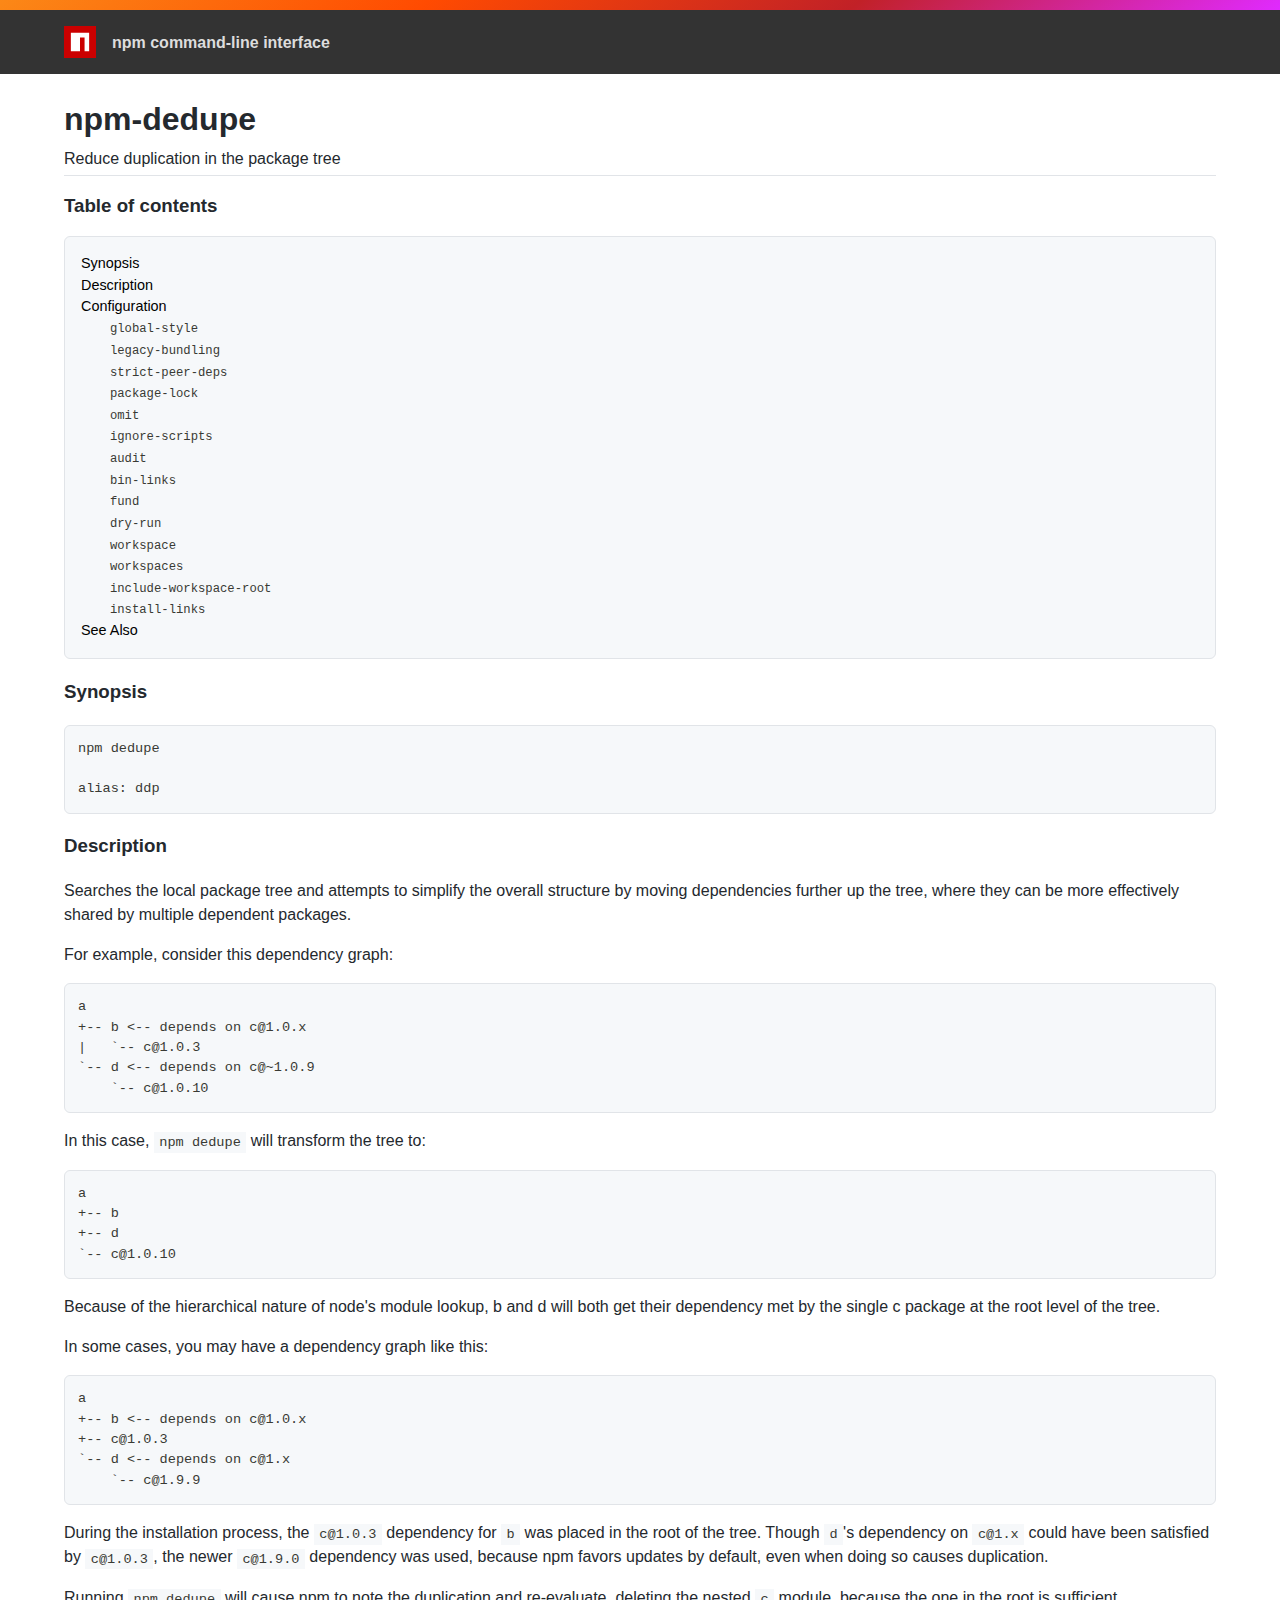
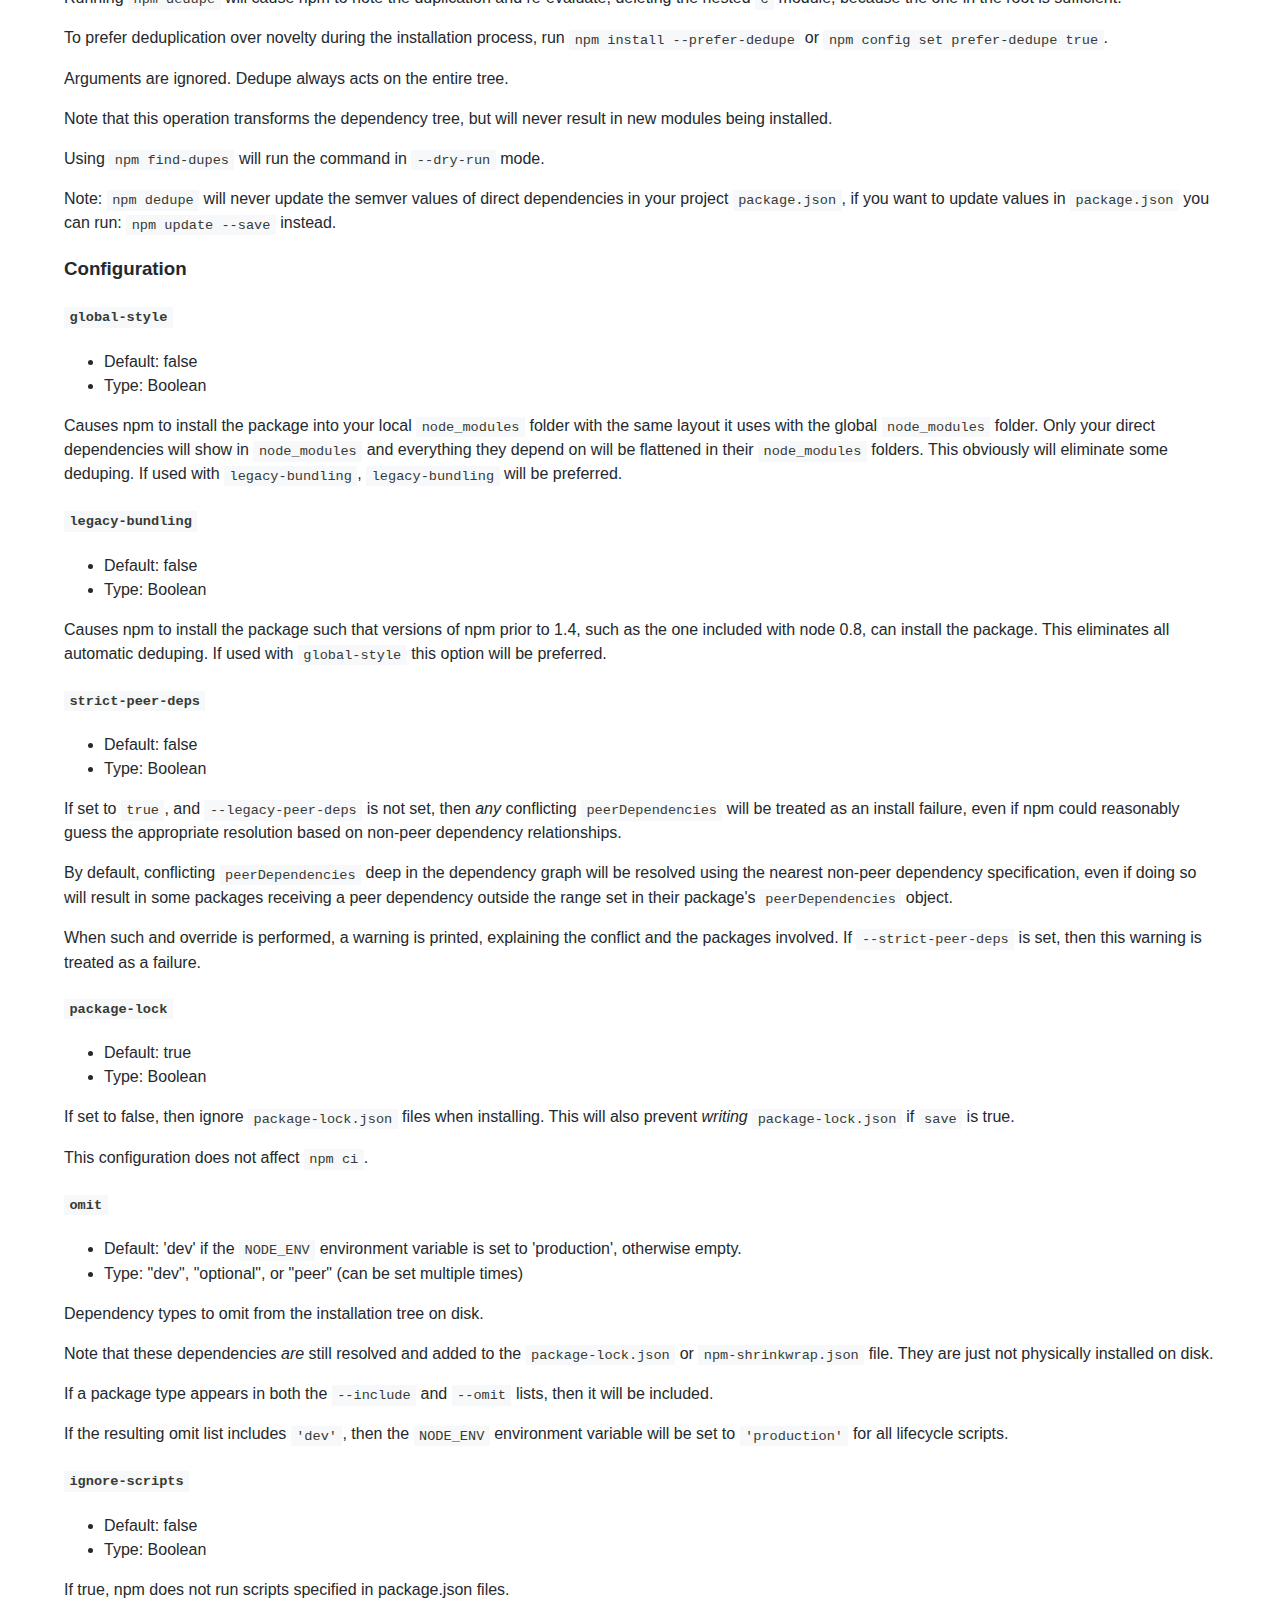
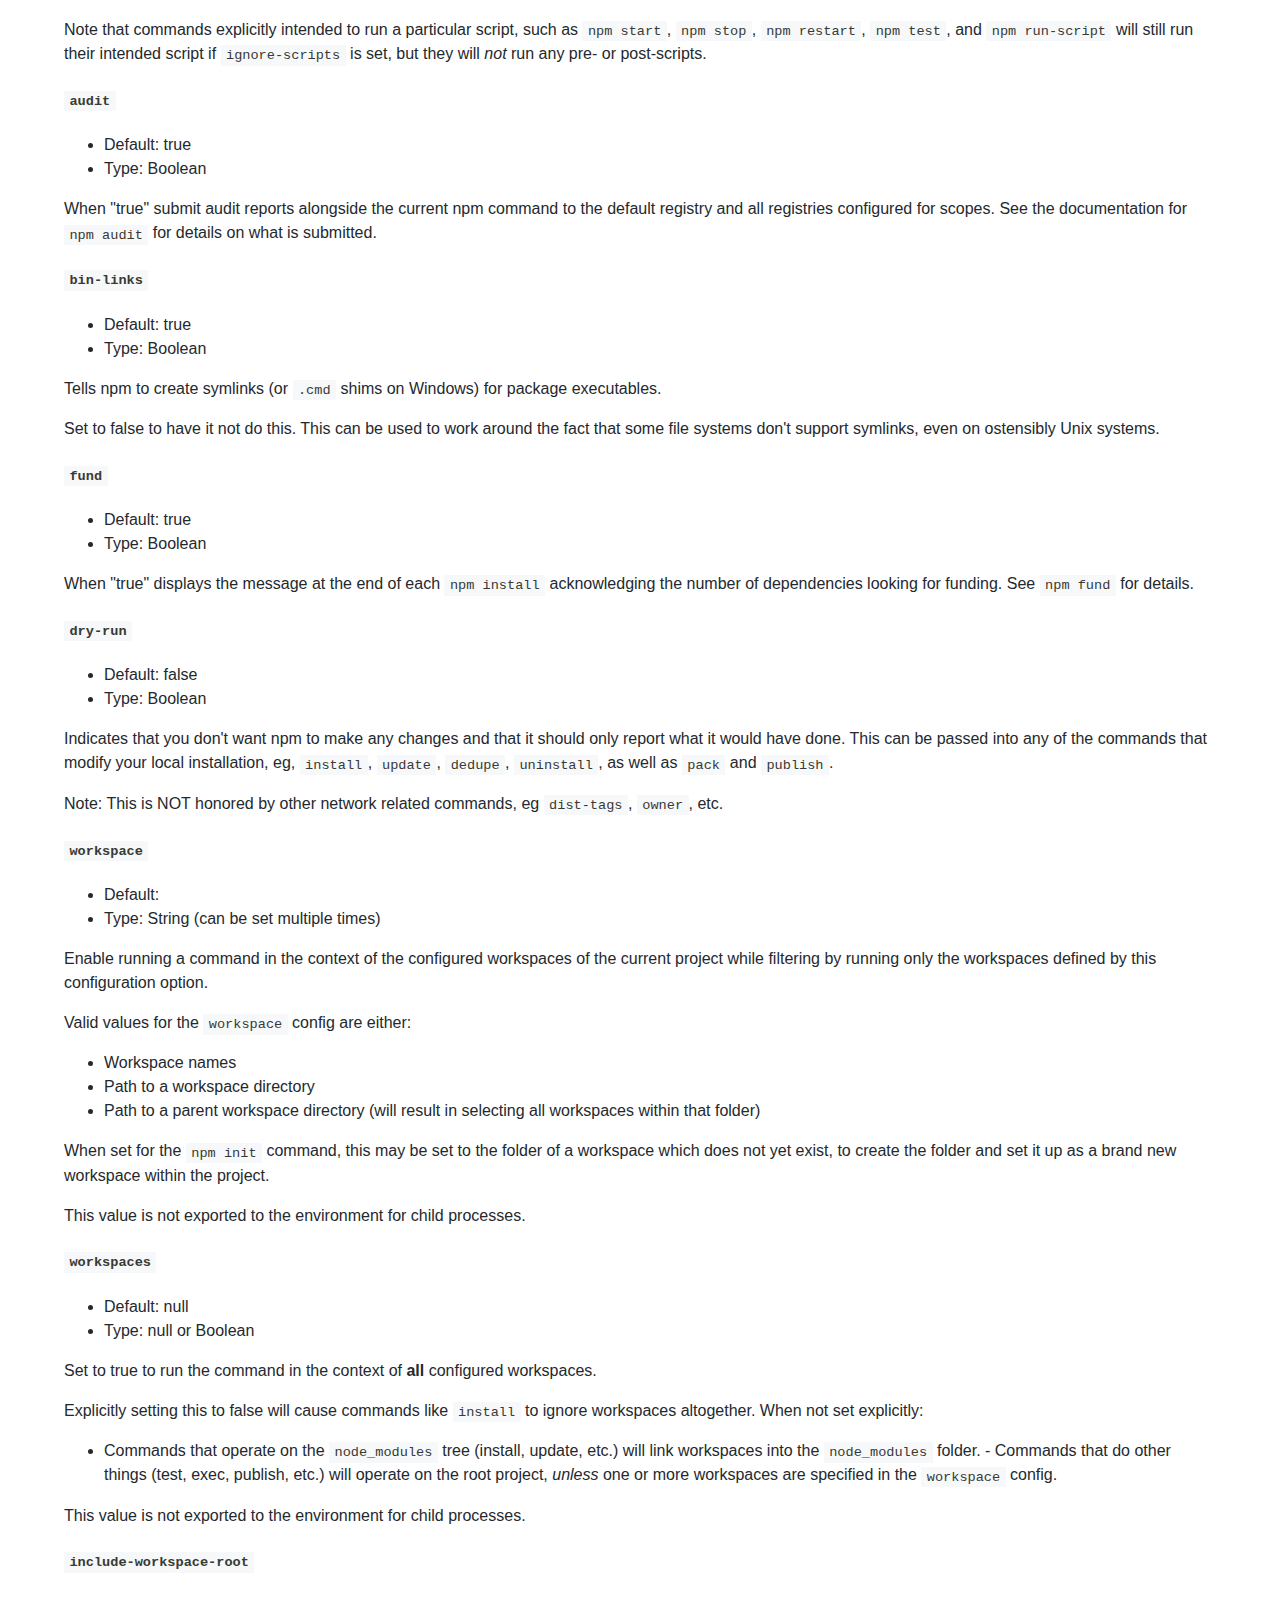
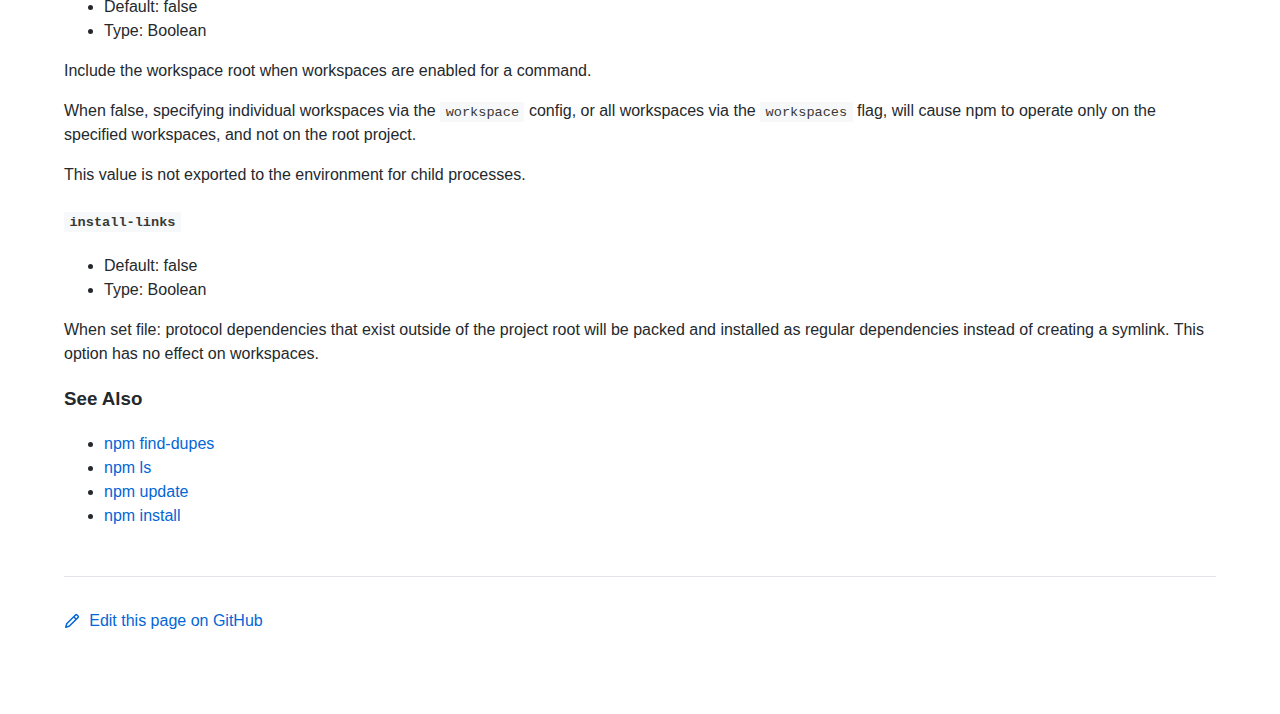
<file: assets/js/node-v18.12.1-win-x86/node_modules/npm/docs/output/commands/npm-dedupe.html>
<!DOCTYPE html><html><head>
<meta charset="utf-8">
<title>npm-dedupe</title>
<style>
body {
    background-color: #ffffff;
    color: #24292e;

    margin: 0;

    line-height: 1.5;

    font-family: -apple-system, BlinkMacSystemFont, "Segoe UI", Helvetica, Arial, sans-serif, "Apple Color Emoji", "Segoe UI Emoji";
}
#rainbar {
    height: 10px;
    background-image: linear-gradient(139deg, #fb8817, #ff4b01, #c12127, #e02aff);
}

a {
    text-decoration: none;
    color: #0366d6;
}
a:hover {
    text-decoration: underline;
}

pre {
    margin: 1em 0px;
    padding: 1em;
    border: solid 1px #e1e4e8;
    border-radius: 6px;

    display: block;
    overflow: auto;

    white-space: pre;

    background-color: #f6f8fa;
    color: #393a34;
}
code {
    font-family: SFMono-Regular, Consolas, "Liberation Mono", Menlo, Courier, monospace;
    font-size: 85%;
    padding: 0.2em 0.4em;
    background-color: #f6f8fa;
    color: #393a34;
}
pre > code {
    padding: 0;
    background-color: inherit;
    color: inherit;
}
h1, h2, h3 {
    font-weight: 600;
}

#logobar {
    background-color: #333333;
    margin: 0 auto;
    padding: 1em 4em;
}
#logobar .logo {
    float: left;
}
#logobar .title {
    font-weight: 600;
    color: #dddddd;
    float: left;
    margin: 5px 0 0 1em;
}
#logobar:after {
    content: "";
    display: block;
    clear: both;
}

#content {
    margin: 0 auto;
    padding: 0 4em;
}

#table_of_contents > h2 {
    font-size: 1.17em;
}
#table_of_contents ul:first-child {
    border: solid 1px #e1e4e8;
    border-radius: 6px;
    padding: 1em;
    background-color: #f6f8fa;
    color: #393a34;
}
#table_of_contents ul {
    list-style-type: none;
    padding-left: 1.5em;
}
#table_of_contents li {
    font-size: 0.9em;
}
#table_of_contents li a {
    color: #000000;
}

header.title {
    border-bottom: solid 1px #e1e4e8;
}
header.title > h1 {
    margin-bottom: 0.25em;
}
header.title > .description {
    display: block;
    margin-bottom: 0.5em;
    line-height: 1;
}

footer#edit {
    border-top: solid 1px #e1e4e8;
    margin: 3em 0 4em 0;
    padding-top: 2em;
}
</style>
</head>
<body>
<div id="banner">
<div id="rainbar"></div>
<div id="logobar">
<svg class="logo" role="img" height="32" width="32" viewBox="0 0 700 700">
<polygon fill="#cb0000" points="0,700 700,700 700,0 0,0"></polygon>
<polygon fill="#ffffff" points="150,550 350,550 350,250 450,250 450,550 550,550 550,150 150,150"></polygon>
</svg>
<div class="title">
npm command-line interface
</div>
</div>
</div>

<section id="content">
<header class="title">
<h1 id="npm-dedupe">npm-dedupe</h1>
<span class="description">Reduce duplication in the package tree</span>
</header>

<section id="table_of_contents">
<h2 id="table-of-contents">Table of contents</h2>
<div id="_table_of_contents"><ul><li><a href="#synopsis">Synopsis</a></li><li><a href="#description">Description</a></li><li><a href="#configuration">Configuration</a></li><ul><li><a href="#global-style"><code>global-style</code></a></li><li><a href="#legacy-bundling"><code>legacy-bundling</code></a></li><li><a href="#strict-peer-deps"><code>strict-peer-deps</code></a></li><li><a href="#package-lock"><code>package-lock</code></a></li><li><a href="#omit"><code>omit</code></a></li><li><a href="#ignore-scripts"><code>ignore-scripts</code></a></li><li><a href="#audit"><code>audit</code></a></li><li><a href="#bin-links"><code>bin-links</code></a></li><li><a href="#fund"><code>fund</code></a></li><li><a href="#dry-run"><code>dry-run</code></a></li><li><a href="#workspace"><code>workspace</code></a></li><li><a href="#workspaces"><code>workspaces</code></a></li><li><a href="#include-workspace-root"><code>include-workspace-root</code></a></li><li><a href="#install-links"><code>install-links</code></a></li></ul><li><a href="#see-also">See Also</a></li></ul></div>
</section>

<div id="_content"><h3 id="synopsis">Synopsis</h3>
<!-- raw HTML omitted -->
<!-- raw HTML omitted -->
<!-- raw HTML omitted -->
<pre lang="bash"><code>npm dedupe

alias: ddp
</code></pre>
<!-- raw HTML omitted -->
<!-- raw HTML omitted -->
<!-- raw HTML omitted -->
<h3 id="description">Description</h3>
<p>Searches the local package tree and attempts to simplify the overall
structure by moving dependencies further up the tree, where they can
be more effectively shared by multiple dependent packages.</p>
<p>For example, consider this dependency graph:</p>
<pre><code>a
+-- b &lt;-- depends on c@1.0.x
|   `-- c@1.0.3
`-- d &lt;-- depends on c@~1.0.9
    `-- c@1.0.10
</code></pre>
<p>In this case, <code>npm dedupe</code> will transform the tree to:</p>
<pre lang="bash"><code>a
+-- b
+-- d
`-- c@1.0.10
</code></pre>
<p>Because of the hierarchical nature of node's module lookup, b and d
will both get their dependency met by the single c package at the root
level of the tree.</p>
<p>In some cases, you may have a dependency graph like this:</p>
<pre><code>a
+-- b &lt;-- depends on c@1.0.x
+-- c@1.0.3
`-- d &lt;-- depends on c@1.x
    `-- c@1.9.9
</code></pre>
<p>During the installation process, the <code>c@1.0.3</code> dependency for <code>b</code> was
placed in the root of the tree.  Though <code>d</code>'s dependency on <code>c@1.x</code> could
have been satisfied by <code>c@1.0.3</code>, the newer <code>c@1.9.0</code> dependency was used,
because npm favors updates by default, even when doing so causes
duplication.</p>
<p>Running <code>npm dedupe</code> will cause npm to note the duplication and
re-evaluate, deleting the nested <code>c</code> module, because the one in the root is
sufficient.</p>
<p>To prefer deduplication over novelty during the installation process, run
<code>npm install --prefer-dedupe</code> or <code>npm config set prefer-dedupe true</code>.</p>
<p>Arguments are ignored. Dedupe always acts on the entire tree.</p>
<p>Note that this operation transforms the dependency tree, but will never
result in new modules being installed.</p>
<p>Using <code>npm find-dupes</code> will run the command in <code>--dry-run</code> mode.</p>
<p>Note: <code>npm dedupe</code> will never update the semver values of direct
dependencies in your project <code>package.json</code>, if you want to update
values in <code>package.json</code> you can run: <code>npm update --save</code> instead.</p>
<h3 id="configuration">Configuration</h3>
<!-- raw HTML omitted -->
<!-- raw HTML omitted -->
<!-- raw HTML omitted -->
<h4 id="global-style"><code>global-style</code></h4>
<ul>
<li>Default: false</li>
<li>Type: Boolean</li>
</ul>
<p>Causes npm to install the package into your local <code>node_modules</code> folder with
the same layout it uses with the global <code>node_modules</code> folder. Only your
direct dependencies will show in <code>node_modules</code> and everything they depend
on will be flattened in their <code>node_modules</code> folders. This obviously will
eliminate some deduping. If used with <code>legacy-bundling</code>, <code>legacy-bundling</code>
will be preferred.</p>
<!-- raw HTML omitted -->
<!-- raw HTML omitted -->
<h4 id="legacy-bundling"><code>legacy-bundling</code></h4>
<ul>
<li>Default: false</li>
<li>Type: Boolean</li>
</ul>
<p>Causes npm to install the package such that versions of npm prior to 1.4,
such as the one included with node 0.8, can install the package. This
eliminates all automatic deduping. If used with <code>global-style</code> this option
will be preferred.</p>
<!-- raw HTML omitted -->
<!-- raw HTML omitted -->
<h4 id="strict-peer-deps"><code>strict-peer-deps</code></h4>
<ul>
<li>Default: false</li>
<li>Type: Boolean</li>
</ul>
<p>If set to <code>true</code>, and <code>--legacy-peer-deps</code> is not set, then <em>any</em>
conflicting <code>peerDependencies</code> will be treated as an install failure, even
if npm could reasonably guess the appropriate resolution based on non-peer
dependency relationships.</p>
<p>By default, conflicting <code>peerDependencies</code> deep in the dependency graph will
be resolved using the nearest non-peer dependency specification, even if
doing so will result in some packages receiving a peer dependency outside
the range set in their package's <code>peerDependencies</code> object.</p>
<p>When such and override is performed, a warning is printed, explaining the
conflict and the packages involved. If <code>--strict-peer-deps</code> is set, then
this warning is treated as a failure.</p>
<!-- raw HTML omitted -->
<!-- raw HTML omitted -->
<h4 id="package-lock"><code>package-lock</code></h4>
<ul>
<li>Default: true</li>
<li>Type: Boolean</li>
</ul>
<p>If set to false, then ignore <code>package-lock.json</code> files when installing. This
will also prevent <em>writing</em> <code>package-lock.json</code> if <code>save</code> is true.</p>
<p>This configuration does not affect <code>npm ci</code>.</p>
<!-- raw HTML omitted -->
<!-- raw HTML omitted -->
<h4 id="omit"><code>omit</code></h4>
<ul>
<li>Default: 'dev' if the <code>NODE_ENV</code> environment variable is set to
'production', otherwise empty.</li>
<li>Type: "dev", "optional", or "peer" (can be set multiple times)</li>
</ul>
<p>Dependency types to omit from the installation tree on disk.</p>
<p>Note that these dependencies <em>are</em> still resolved and added to the
<code>package-lock.json</code> or <code>npm-shrinkwrap.json</code> file. They are just not
physically installed on disk.</p>
<p>If a package type appears in both the <code>--include</code> and <code>--omit</code> lists, then
it will be included.</p>
<p>If the resulting omit list includes <code>'dev'</code>, then the <code>NODE_ENV</code> environment
variable will be set to <code>'production'</code> for all lifecycle scripts.</p>
<!-- raw HTML omitted -->
<!-- raw HTML omitted -->
<h4 id="ignore-scripts"><code>ignore-scripts</code></h4>
<ul>
<li>Default: false</li>
<li>Type: Boolean</li>
</ul>
<p>If true, npm does not run scripts specified in package.json files.</p>
<p>Note that commands explicitly intended to run a particular script, such as
<code>npm start</code>, <code>npm stop</code>, <code>npm restart</code>, <code>npm test</code>, and <code>npm run-script</code>
will still run their intended script if <code>ignore-scripts</code> is set, but they
will <em>not</em> run any pre- or post-scripts.</p>
<!-- raw HTML omitted -->
<!-- raw HTML omitted -->
<h4 id="audit"><code>audit</code></h4>
<ul>
<li>Default: true</li>
<li>Type: Boolean</li>
</ul>
<p>When "true" submit audit reports alongside the current npm command to the
default registry and all registries configured for scopes. See the
documentation for <a href="../commands/npm-audit.html"><code>npm audit</code></a> for details on what is
submitted.</p>
<!-- raw HTML omitted -->
<!-- raw HTML omitted -->
<h4 id="bin-links"><code>bin-links</code></h4>
<ul>
<li>Default: true</li>
<li>Type: Boolean</li>
</ul>
<p>Tells npm to create symlinks (or <code>.cmd</code> shims on Windows) for package
executables.</p>
<p>Set to false to have it not do this. This can be used to work around the
fact that some file systems don't support symlinks, even on ostensibly Unix
systems.</p>
<!-- raw HTML omitted -->
<!-- raw HTML omitted -->
<h4 id="fund"><code>fund</code></h4>
<ul>
<li>Default: true</li>
<li>Type: Boolean</li>
</ul>
<p>When "true" displays the message at the end of each <code>npm install</code>
acknowledging the number of dependencies looking for funding. See <a href="../commands/npm-fund.html"><code>npm fund</code></a> for details.</p>
<!-- raw HTML omitted -->
<!-- raw HTML omitted -->
<h4 id="dry-run"><code>dry-run</code></h4>
<ul>
<li>Default: false</li>
<li>Type: Boolean</li>
</ul>
<p>Indicates that you don't want npm to make any changes and that it should
only report what it would have done. This can be passed into any of the
commands that modify your local installation, eg, <code>install</code>, <code>update</code>,
<code>dedupe</code>, <code>uninstall</code>, as well as <code>pack</code> and <code>publish</code>.</p>
<p>Note: This is NOT honored by other network related commands, eg <code>dist-tags</code>,
<code>owner</code>, etc.</p>
<!-- raw HTML omitted -->
<!-- raw HTML omitted -->
<h4 id="workspace"><code>workspace</code></h4>
<ul>
<li>Default:</li>
<li>Type: String (can be set multiple times)</li>
</ul>
<p>Enable running a command in the context of the configured workspaces of the
current project while filtering by running only the workspaces defined by
this configuration option.</p>
<p>Valid values for the <code>workspace</code> config are either:</p>
<ul>
<li>Workspace names</li>
<li>Path to a workspace directory</li>
<li>Path to a parent workspace directory (will result in selecting all
workspaces within that folder)</li>
</ul>
<p>When set for the <code>npm init</code> command, this may be set to the folder of a
workspace which does not yet exist, to create the folder and set it up as a
brand new workspace within the project.</p>
<p>This value is not exported to the environment for child processes.</p>
<!-- raw HTML omitted -->
<!-- raw HTML omitted -->
<h4 id="workspaces"><code>workspaces</code></h4>
<ul>
<li>Default: null</li>
<li>Type: null or Boolean</li>
</ul>
<p>Set to true to run the command in the context of <strong>all</strong> configured
workspaces.</p>
<p>Explicitly setting this to false will cause commands like <code>install</code> to
ignore workspaces altogether. When not set explicitly:</p>
<ul>
<li>Commands that operate on the <code>node_modules</code> tree (install, update, etc.)
will link workspaces into the <code>node_modules</code> folder. - Commands that do
other things (test, exec, publish, etc.) will operate on the root project,
<em>unless</em> one or more workspaces are specified in the <code>workspace</code> config.</li>
</ul>
<p>This value is not exported to the environment for child processes.</p>
<!-- raw HTML omitted -->
<!-- raw HTML omitted -->
<h4 id="include-workspace-root"><code>include-workspace-root</code></h4>
<ul>
<li>Default: false</li>
<li>Type: Boolean</li>
</ul>
<p>Include the workspace root when workspaces are enabled for a command.</p>
<p>When false, specifying individual workspaces via the <code>workspace</code> config, or
all workspaces via the <code>workspaces</code> flag, will cause npm to operate only on
the specified workspaces, and not on the root project.</p>
<p>This value is not exported to the environment for child processes.</p>
<!-- raw HTML omitted -->
<!-- raw HTML omitted -->
<h4 id="install-links"><code>install-links</code></h4>
<ul>
<li>Default: false</li>
<li>Type: Boolean</li>
</ul>
<p>When set file: protocol dependencies that exist outside of the project root
will be packed and installed as regular dependencies instead of creating a
symlink. This option has no effect on workspaces.</p>
<!-- raw HTML omitted -->
<!-- raw HTML omitted -->
<!-- raw HTML omitted -->
<h3 id="see-also">See Also</h3>
<ul>
<li><a href="../commands/npm-find-dupes.html">npm find-dupes</a></li>
<li><a href="../commands/npm-ls.html">npm ls</a></li>
<li><a href="../commands/npm-update.html">npm update</a></li>
<li><a href="../commands/npm-install.html">npm install</a></li>
</ul>
</div>

<footer id="edit">
<a href="https://github.com/npm/cli/edit/latest/docs/content/commands/npm-dedupe.md">
<svg role="img" viewBox="0 0 16 16" width="16" height="16" fill="currentcolor" style="vertical-align: text-bottom; margin-right: 0.3em;">
<path fill-rule="evenodd" d="M11.013 1.427a1.75 1.75 0 012.474 0l1.086 1.086a1.75 1.75 0 010 2.474l-8.61 8.61c-.21.21-.47.364-.756.445l-3.251.93a.75.75 0 01-.927-.928l.929-3.25a1.75 1.75 0 01.445-.758l8.61-8.61zm1.414 1.06a.25.25 0 00-.354 0L10.811 3.75l1.439 1.44 1.263-1.263a.25.25 0 000-.354l-1.086-1.086zM11.189 6.25L9.75 4.81l-6.286 6.287a.25.25 0 00-.064.108l-.558 1.953 1.953-.558a.249.249 0 00.108-.064l6.286-6.286z"></path>
</svg>
Edit this page on GitHub
</a>
</footer>
</section>



</body></html>
</file>
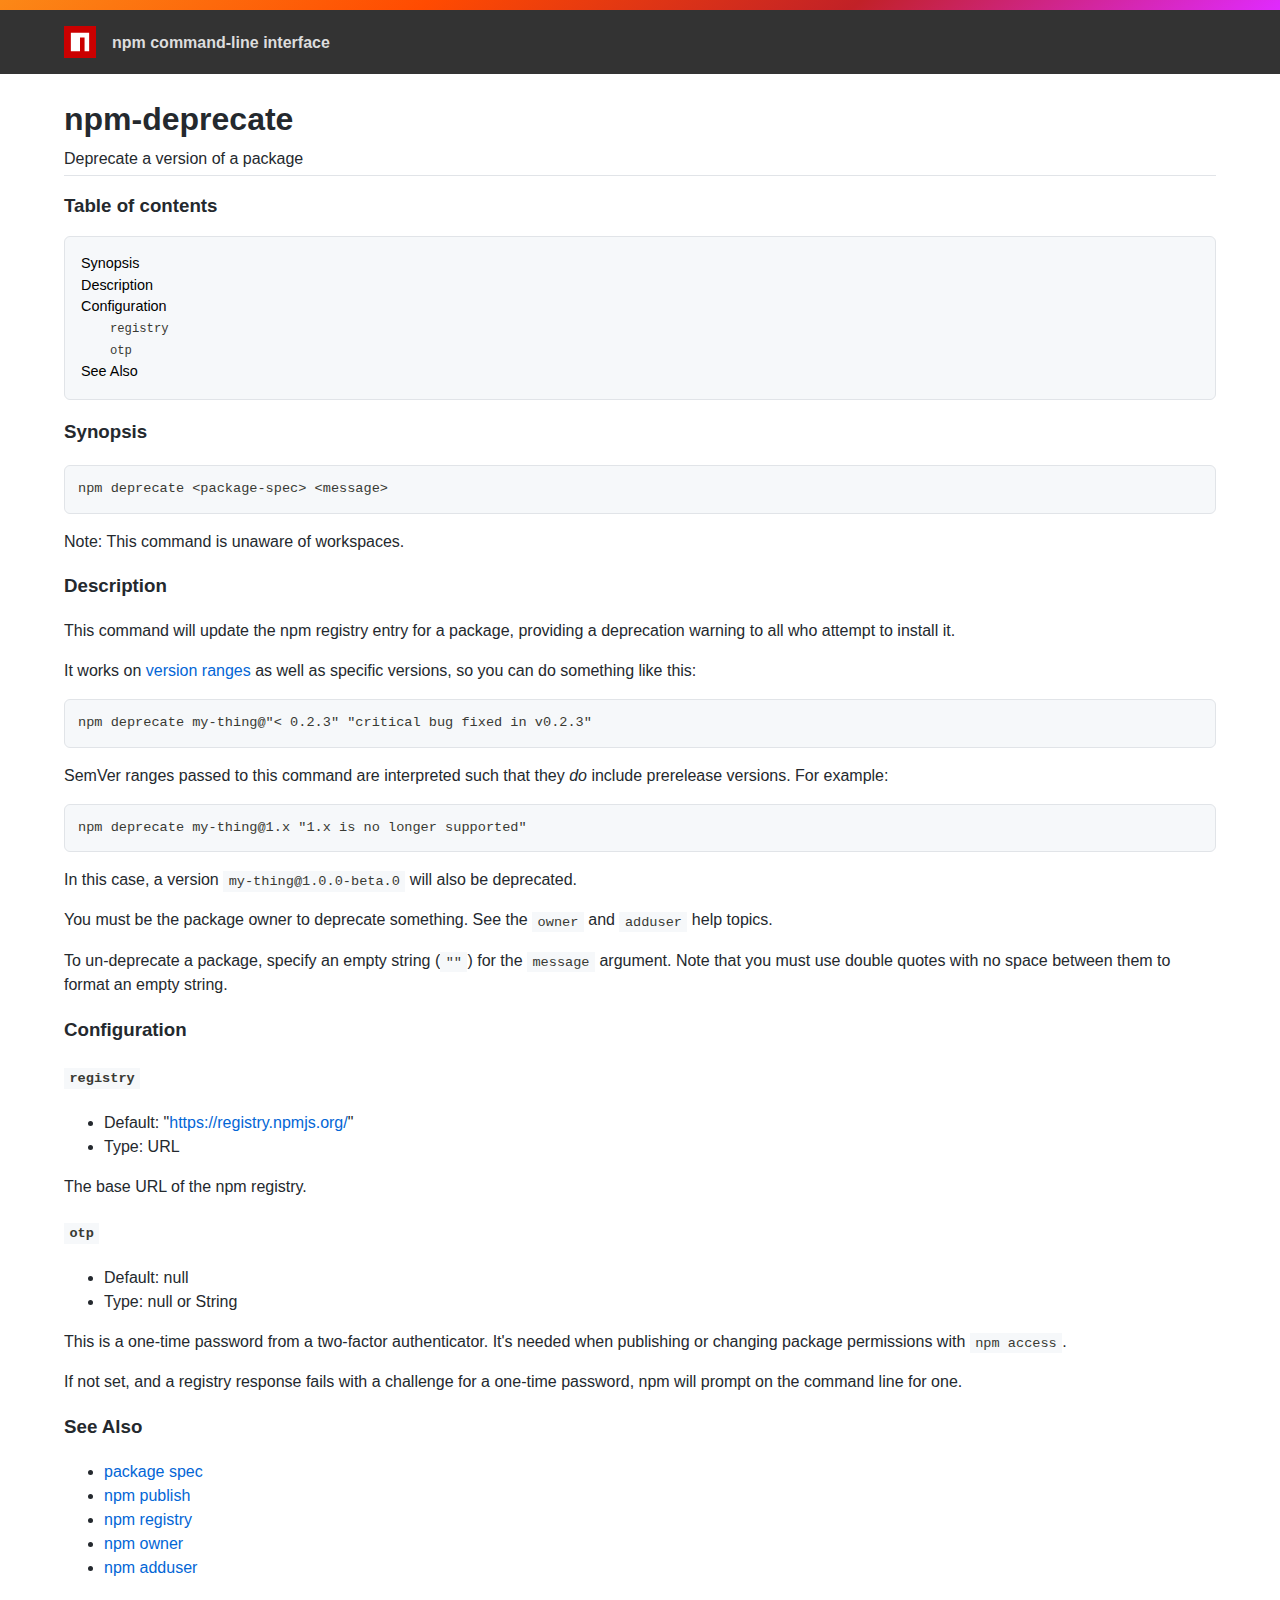
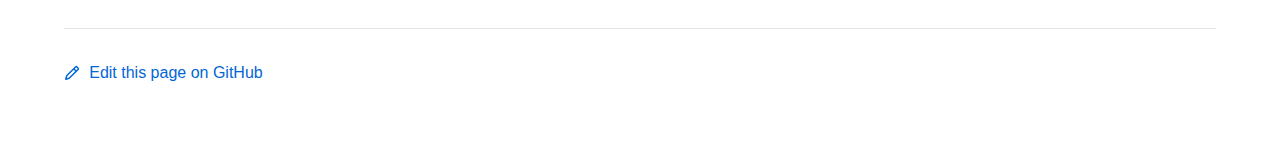
<file: assets/js/node-v18.12.1-win-x86/node_modules/npm/docs/output/commands/npm-deprecate.html>
<!DOCTYPE html><html><head>
<meta charset="utf-8">
<title>npm-deprecate</title>
<style>
body {
    background-color: #ffffff;
    color: #24292e;

    margin: 0;

    line-height: 1.5;

    font-family: -apple-system, BlinkMacSystemFont, "Segoe UI", Helvetica, Arial, sans-serif, "Apple Color Emoji", "Segoe UI Emoji";
}
#rainbar {
    height: 10px;
    background-image: linear-gradient(139deg, #fb8817, #ff4b01, #c12127, #e02aff);
}

a {
    text-decoration: none;
    color: #0366d6;
}
a:hover {
    text-decoration: underline;
}

pre {
    margin: 1em 0px;
    padding: 1em;
    border: solid 1px #e1e4e8;
    border-radius: 6px;

    display: block;
    overflow: auto;

    white-space: pre;

    background-color: #f6f8fa;
    color: #393a34;
}
code {
    font-family: SFMono-Regular, Consolas, "Liberation Mono", Menlo, Courier, monospace;
    font-size: 85%;
    padding: 0.2em 0.4em;
    background-color: #f6f8fa;
    color: #393a34;
}
pre > code {
    padding: 0;
    background-color: inherit;
    color: inherit;
}
h1, h2, h3 {
    font-weight: 600;
}

#logobar {
    background-color: #333333;
    margin: 0 auto;
    padding: 1em 4em;
}
#logobar .logo {
    float: left;
}
#logobar .title {
    font-weight: 600;
    color: #dddddd;
    float: left;
    margin: 5px 0 0 1em;
}
#logobar:after {
    content: "";
    display: block;
    clear: both;
}

#content {
    margin: 0 auto;
    padding: 0 4em;
}

#table_of_contents > h2 {
    font-size: 1.17em;
}
#table_of_contents ul:first-child {
    border: solid 1px #e1e4e8;
    border-radius: 6px;
    padding: 1em;
    background-color: #f6f8fa;
    color: #393a34;
}
#table_of_contents ul {
    list-style-type: none;
    padding-left: 1.5em;
}
#table_of_contents li {
    font-size: 0.9em;
}
#table_of_contents li a {
    color: #000000;
}

header.title {
    border-bottom: solid 1px #e1e4e8;
}
header.title > h1 {
    margin-bottom: 0.25em;
}
header.title > .description {
    display: block;
    margin-bottom: 0.5em;
    line-height: 1;
}

footer#edit {
    border-top: solid 1px #e1e4e8;
    margin: 3em 0 4em 0;
    padding-top: 2em;
}
</style>
</head>
<body>
<div id="banner">
<div id="rainbar"></div>
<div id="logobar">
<svg class="logo" role="img" height="32" width="32" viewBox="0 0 700 700">
<polygon fill="#cb0000" points="0,700 700,700 700,0 0,0"></polygon>
<polygon fill="#ffffff" points="150,550 350,550 350,250 450,250 450,550 550,550 550,150 150,150"></polygon>
</svg>
<div class="title">
npm command-line interface
</div>
</div>
</div>

<section id="content">
<header class="title">
<h1 id="npm-deprecate">npm-deprecate</h1>
<span class="description">Deprecate a version of a package</span>
</header>

<section id="table_of_contents">
<h2 id="table-of-contents">Table of contents</h2>
<div id="_table_of_contents"><ul><li><a href="#synopsis">Synopsis</a></li><li><a href="#description">Description</a></li><li><a href="#configuration">Configuration</a></li><ul><li><a href="#registry"><code>registry</code></a></li><li><a href="#otp"><code>otp</code></a></li></ul><li><a href="#see-also">See Also</a></li></ul></div>
</section>

<div id="_content"><h3 id="synopsis">Synopsis</h3>
<!-- raw HTML omitted -->
<!-- raw HTML omitted -->
<!-- raw HTML omitted -->
<pre lang="bash"><code>npm deprecate &lt;package-spec&gt; &lt;message&gt;
</code></pre>
<!-- raw HTML omitted -->
<!-- raw HTML omitted -->
<!-- raw HTML omitted -->
<p>Note: This command is unaware of workspaces.</p>
<h3 id="description">Description</h3>
<p>This command will update the npm registry entry for a package, providing a
deprecation warning to all who attempt to install it.</p>
<p>It works on <a href="https://semver.npmjs.com/">version ranges</a> as well as specific
versions, so you can do something like this:</p>
<pre lang="bash"><code>npm deprecate my-thing@"&lt; 0.2.3" "critical bug fixed in v0.2.3"
</code></pre>
<p>SemVer ranges passed to this command are interpreted such that they <em>do</em>
include prerelease versions.  For example:</p>
<pre lang="bash"><code>npm deprecate my-thing@1.x "1.x is no longer supported"
</code></pre>
<p>In this case, a version <code>my-thing@1.0.0-beta.0</code> will also be deprecated.</p>
<p>You must be the package owner to deprecate something.  See the <code>owner</code> and
<code>adduser</code> help topics.</p>
<p>To un-deprecate a package, specify an empty string (<code>""</code>) for the <code>message</code>
argument. Note that you must use double quotes with no space between them to
format an empty string.</p>
<h3 id="configuration">Configuration</h3>
<!-- raw HTML omitted -->
<!-- raw HTML omitted -->
<!-- raw HTML omitted -->
<h4 id="registry"><code>registry</code></h4>
<ul>
<li>Default: "<a href="https://registry.npmjs.org/">https://registry.npmjs.org/</a>"</li>
<li>Type: URL</li>
</ul>
<p>The base URL of the npm registry.</p>
<!-- raw HTML omitted -->
<!-- raw HTML omitted -->
<h4 id="otp"><code>otp</code></h4>
<ul>
<li>Default: null</li>
<li>Type: null or String</li>
</ul>
<p>This is a one-time password from a two-factor authenticator. It's needed
when publishing or changing package permissions with <code>npm access</code>.</p>
<p>If not set, and a registry response fails with a challenge for a one-time
password, npm will prompt on the command line for one.</p>
<!-- raw HTML omitted -->
<!-- raw HTML omitted -->
<!-- raw HTML omitted -->
<h3 id="see-also">See Also</h3>
<ul>
<li><a href="../using-npm/package-spec.html">package spec</a></li>
<li><a href="../commands/npm-publish.html">npm publish</a></li>
<li><a href="../using-npm/registry.html">npm registry</a></li>
<li><a href="../commands/npm-owner.html">npm owner</a></li>
<li><a href="../commands/npm-adduser.html">npm adduser</a></li>
</ul>
</div>

<footer id="edit">
<a href="https://github.com/npm/cli/edit/latest/docs/content/commands/npm-deprecate.md">
<svg role="img" viewBox="0 0 16 16" width="16" height="16" fill="currentcolor" style="vertical-align: text-bottom; margin-right: 0.3em;">
<path fill-rule="evenodd" d="M11.013 1.427a1.75 1.75 0 012.474 0l1.086 1.086a1.75 1.75 0 010 2.474l-8.61 8.61c-.21.21-.47.364-.756.445l-3.251.93a.75.75 0 01-.927-.928l.929-3.25a1.75 1.75 0 01.445-.758l8.61-8.61zm1.414 1.06a.25.25 0 00-.354 0L10.811 3.75l1.439 1.44 1.263-1.263a.25.25 0 000-.354l-1.086-1.086zM11.189 6.25L9.75 4.81l-6.286 6.287a.25.25 0 00-.064.108l-.558 1.953 1.953-.558a.249.249 0 00.108-.064l6.286-6.286z"></path>
</svg>
Edit this page on GitHub
</a>
</footer>
</section>



</body></html>
</file>
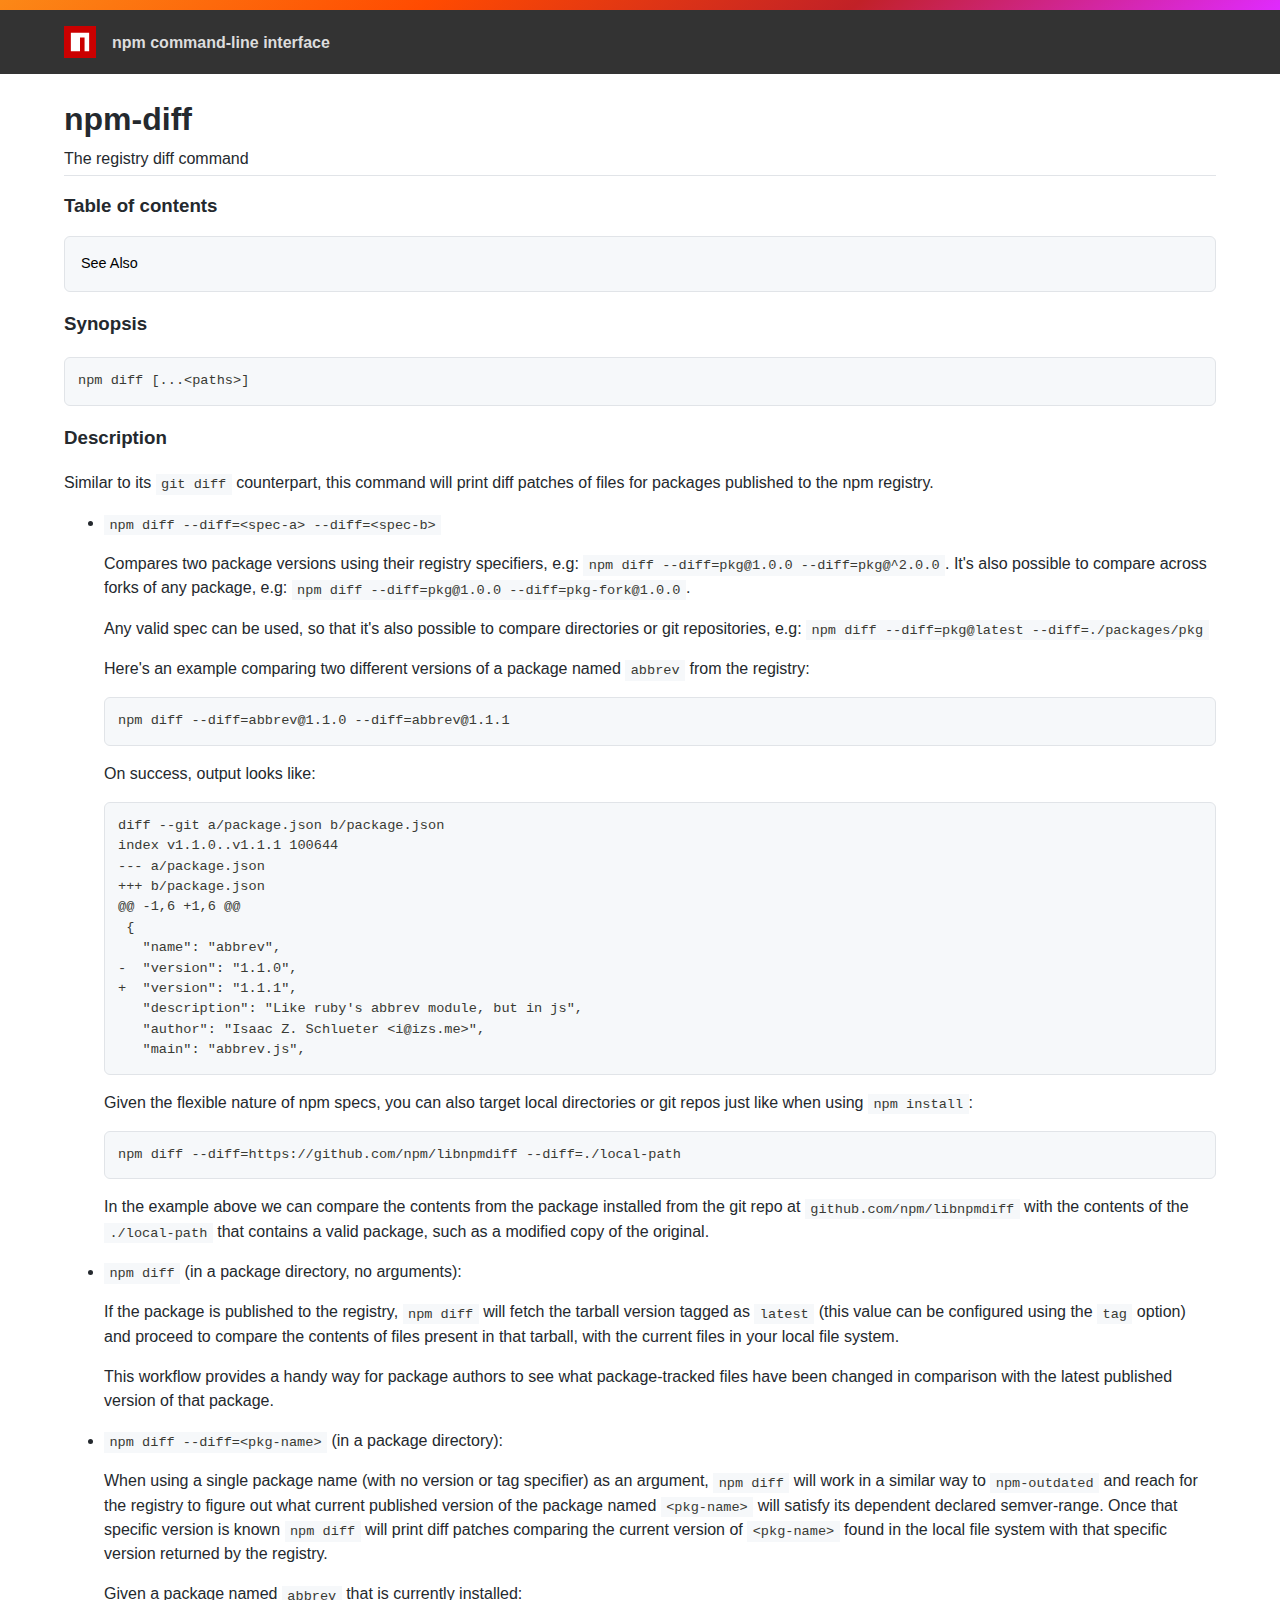
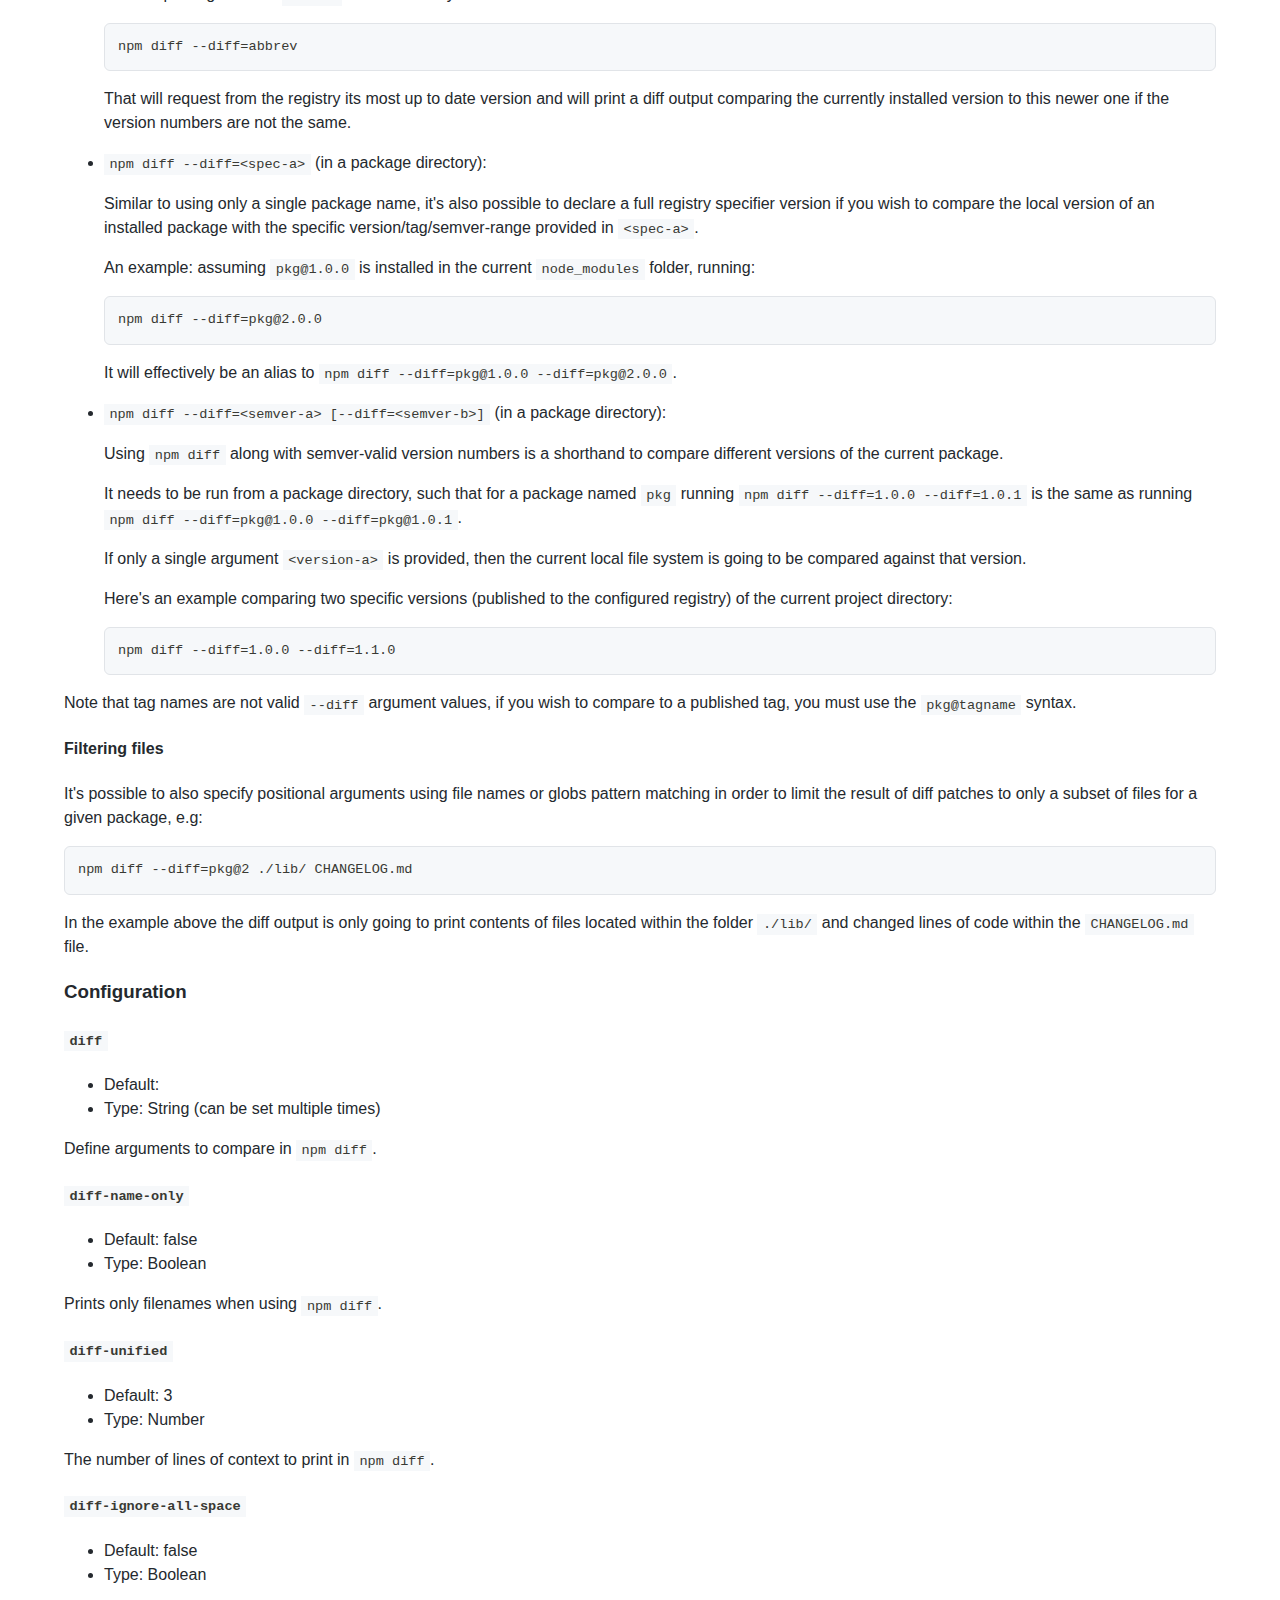
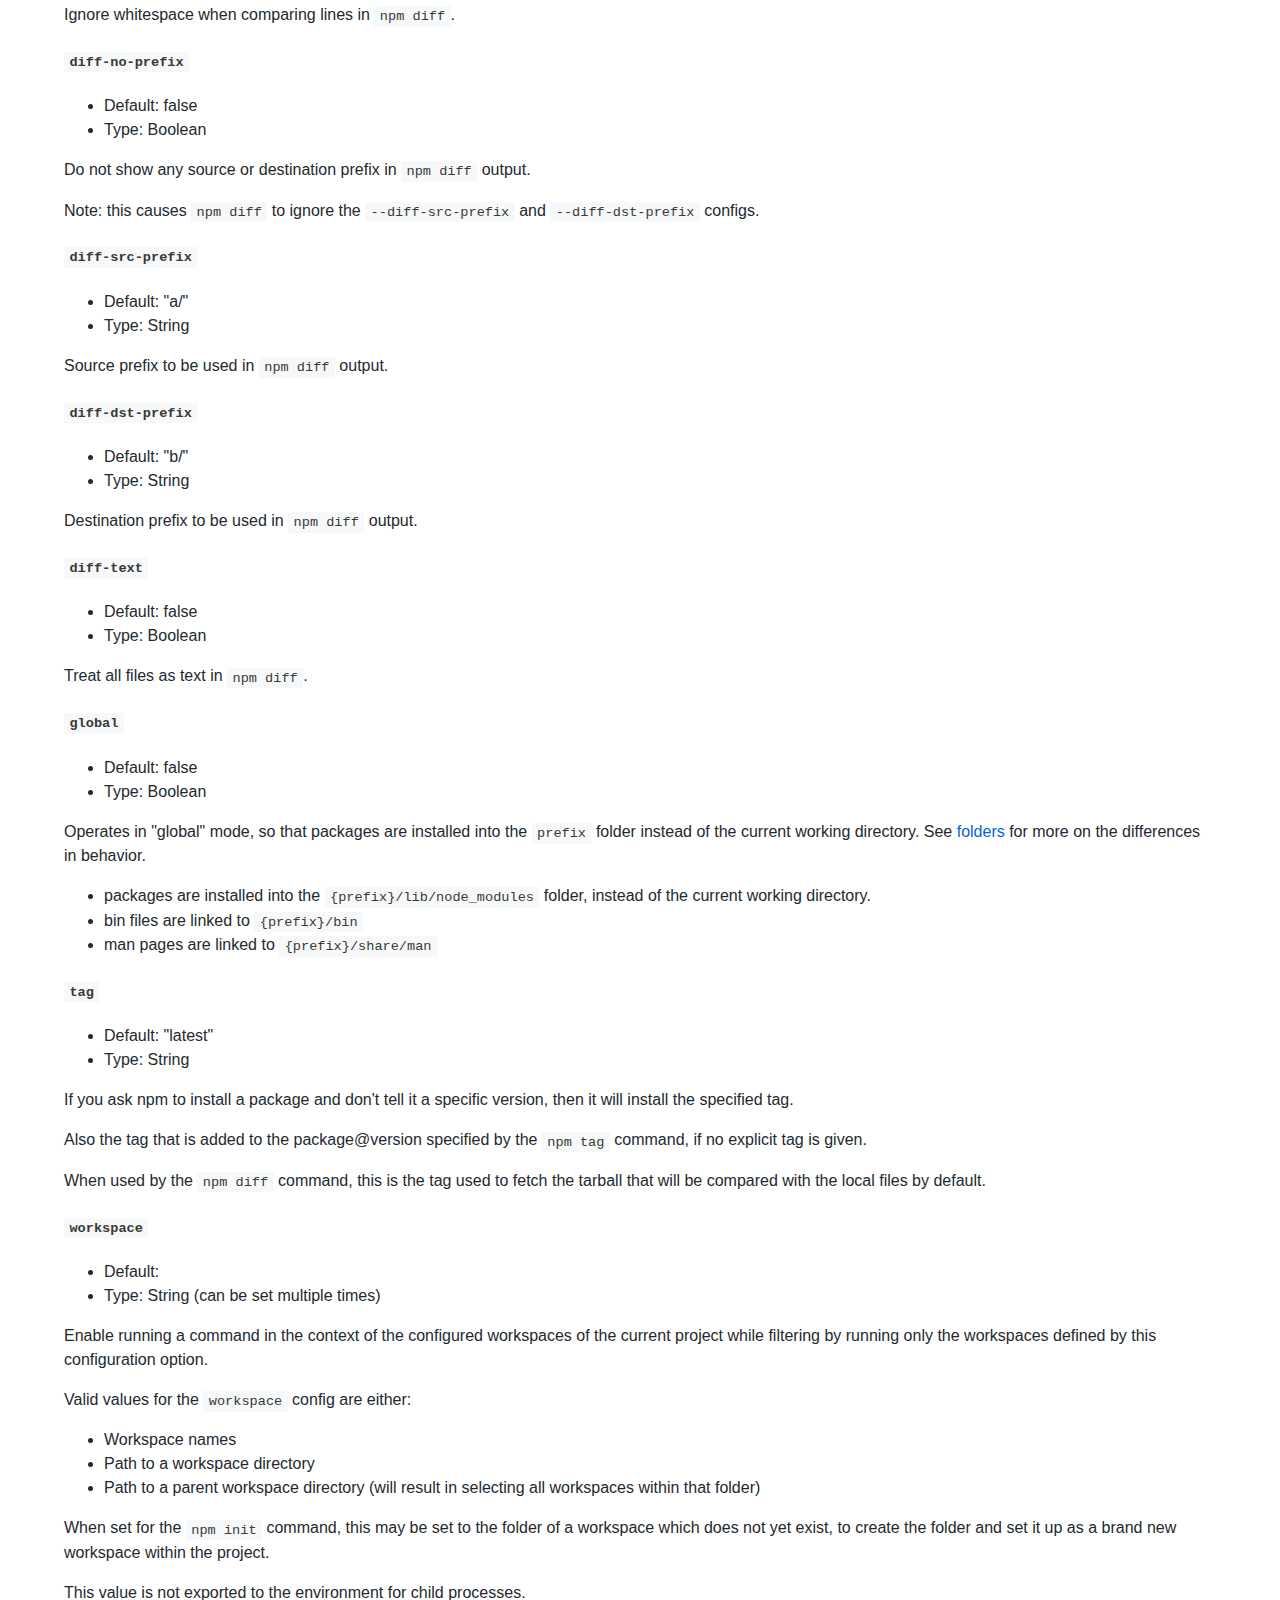
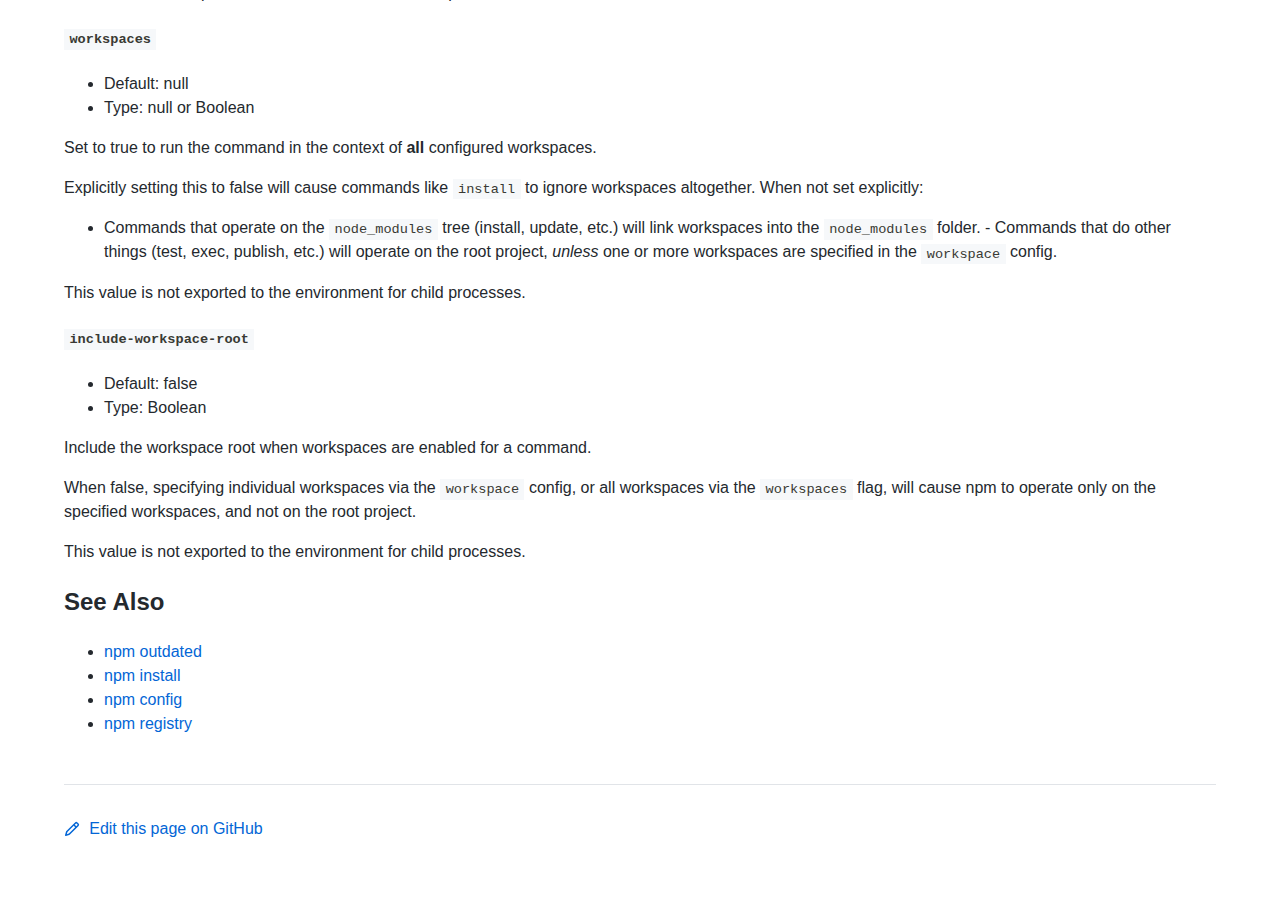
<file: assets/js/node-v18.12.1-win-x86/node_modules/npm/docs/output/commands/npm-diff.html>
<!DOCTYPE html><html><head>
<meta charset="utf-8">
<title>npm-diff</title>
<style>
body {
    background-color: #ffffff;
    color: #24292e;

    margin: 0;

    line-height: 1.5;

    font-family: -apple-system, BlinkMacSystemFont, "Segoe UI", Helvetica, Arial, sans-serif, "Apple Color Emoji", "Segoe UI Emoji";
}
#rainbar {
    height: 10px;
    background-image: linear-gradient(139deg, #fb8817, #ff4b01, #c12127, #e02aff);
}

a {
    text-decoration: none;
    color: #0366d6;
}
a:hover {
    text-decoration: underline;
}

pre {
    margin: 1em 0px;
    padding: 1em;
    border: solid 1px #e1e4e8;
    border-radius: 6px;

    display: block;
    overflow: auto;

    white-space: pre;

    background-color: #f6f8fa;
    color: #393a34;
}
code {
    font-family: SFMono-Regular, Consolas, "Liberation Mono", Menlo, Courier, monospace;
    font-size: 85%;
    padding: 0.2em 0.4em;
    background-color: #f6f8fa;
    color: #393a34;
}
pre > code {
    padding: 0;
    background-color: inherit;
    color: inherit;
}
h1, h2, h3 {
    font-weight: 600;
}

#logobar {
    background-color: #333333;
    margin: 0 auto;
    padding: 1em 4em;
}
#logobar .logo {
    float: left;
}
#logobar .title {
    font-weight: 600;
    color: #dddddd;
    float: left;
    margin: 5px 0 0 1em;
}
#logobar:after {
    content: "";
    display: block;
    clear: both;
}

#content {
    margin: 0 auto;
    padding: 0 4em;
}

#table_of_contents > h2 {
    font-size: 1.17em;
}
#table_of_contents ul:first-child {
    border: solid 1px #e1e4e8;
    border-radius: 6px;
    padding: 1em;
    background-color: #f6f8fa;
    color: #393a34;
}
#table_of_contents ul {
    list-style-type: none;
    padding-left: 1.5em;
}
#table_of_contents li {
    font-size: 0.9em;
}
#table_of_contents li a {
    color: #000000;
}

header.title {
    border-bottom: solid 1px #e1e4e8;
}
header.title > h1 {
    margin-bottom: 0.25em;
}
header.title > .description {
    display: block;
    margin-bottom: 0.5em;
    line-height: 1;
}

footer#edit {
    border-top: solid 1px #e1e4e8;
    margin: 3em 0 4em 0;
    padding-top: 2em;
}
</style>
</head>
<body>
<div id="banner">
<div id="rainbar"></div>
<div id="logobar">
<svg class="logo" role="img" height="32" width="32" viewBox="0 0 700 700">
<polygon fill="#cb0000" points="0,700 700,700 700,0 0,0"></polygon>
<polygon fill="#ffffff" points="150,550 350,550 350,250 450,250 450,550 550,550 550,150 150,150"></polygon>
</svg>
<div class="title">
npm command-line interface
</div>
</div>
</div>

<section id="content">
<header class="title">
<h1 id="npm-diff">npm-diff</h1>
<span class="description">The registry diff command</span>
</header>

<section id="table_of_contents">
<h2 id="table-of-contents">Table of contents</h2>
<div id="_table_of_contents"><ul><li><a href="#see-also">See Also</a></li></ul></div>
</section>

<div id="_content"><h3 id="synopsis">Synopsis</h3>
<!-- raw HTML omitted -->
<!-- raw HTML omitted -->
<!-- raw HTML omitted -->
<pre lang="bash"><code>npm diff [...&lt;paths&gt;]
</code></pre>
<!-- raw HTML omitted -->
<!-- raw HTML omitted -->
<!-- raw HTML omitted -->
<h3 id="description">Description</h3>
<p>Similar to its <code>git diff</code> counterpart, this command will print diff patches
of files for packages published to the npm registry.</p>
<ul>
<li>
<p><code>npm diff --diff=&lt;spec-a&gt; --diff=&lt;spec-b&gt;</code></p>
<p>Compares two package versions using their registry specifiers, e.g:
<code>npm diff --diff=pkg@1.0.0 --diff=pkg@^2.0.0</code>. It's also possible to
compare across forks of any package,
e.g: <code>npm diff --diff=pkg@1.0.0 --diff=pkg-fork@1.0.0</code>.</p>
<p>Any valid spec can be used, so that it's also possible to compare
directories or git repositories,
e.g: <code>npm diff --diff=pkg@latest --diff=./packages/pkg</code></p>
<p>Here's an example comparing two different versions of a package named
<code>abbrev</code> from the registry:</p>
<pre lang="bash"><code>npm diff --diff=abbrev@1.1.0 --diff=abbrev@1.1.1
</code></pre>
<p>On success, output looks like:</p>
<pre lang="bash"><code>diff --git a/package.json b/package.json
index v1.1.0..v1.1.1 100644
--- a/package.json
+++ b/package.json
@@ -1,6 +1,6 @@
 {
   "name": "abbrev",
-  "version": "1.1.0",
+  "version": "1.1.1",
   "description": "Like ruby's abbrev module, but in js",
   "author": "Isaac Z. Schlueter &lt;i@izs.me&gt;",
   "main": "abbrev.js",
</code></pre>
<p>Given the flexible nature of npm specs, you can also target local
directories or git repos just like when using <code>npm install</code>:</p>
<pre lang="bash"><code>npm diff --diff=https://github.com/npm/libnpmdiff --diff=./local-path
</code></pre>
<p>In the example above we can compare the contents from the package installed
from the git repo at <code>github.com/npm/libnpmdiff</code> with the contents of the
<code>./local-path</code> that contains a valid package, such as a modified copy of
the original.</p>
</li>
<li>
<p><code>npm diff</code> (in a package directory, no arguments):</p>
<p>If the package is published to the registry, <code>npm diff</code> will fetch the
tarball version tagged as <code>latest</code> (this value can be configured using the
<code>tag</code> option) and proceed to compare the contents of files present in that
tarball, with the current files in your local file system.</p>
<p>This workflow provides a handy way for package authors to see what
package-tracked files have been changed in comparison with the latest
published version of that package.</p>
</li>
<li>
<p><code>npm diff --diff=&lt;pkg-name&gt;</code> (in a package directory):</p>
<p>When using a single package name (with no version or tag specifier) as an
argument, <code>npm diff</code> will work in a similar way to
<a href="npm-outdated"><code>npm-outdated</code></a> and reach for the registry to figure out
what current published version of the package named <code>&lt;pkg-name&gt;</code>
will satisfy its dependent declared semver-range. Once that specific
version is known <code>npm diff</code> will print diff patches comparing the
current version of <code>&lt;pkg-name&gt;</code> found in the local file system with
that specific version returned by the registry.</p>
<p>Given a package named <code>abbrev</code> that is currently installed:</p>
<pre lang="bash"><code>npm diff --diff=abbrev
</code></pre>
<p>That will request from the registry its most up to date version and
will print a diff output comparing the currently installed version to this
newer one if the version numbers are not the same.</p>
</li>
<li>
<p><code>npm diff --diff=&lt;spec-a&gt;</code> (in a package directory):</p>
<p>Similar to using only a single package name, it's also possible to declare
a full registry specifier version if you wish to compare the local version
of an installed package with the specific version/tag/semver-range provided
in <code>&lt;spec-a&gt;</code>.</p>
<p>An example: assuming <code>pkg@1.0.0</code> is installed in the current <code>node_modules</code>
folder, running:</p>
<pre lang="bash"><code>npm diff --diff=pkg@2.0.0
</code></pre>
<p>It will effectively be an alias to
<code>npm diff --diff=pkg@1.0.0 --diff=pkg@2.0.0</code>.</p>
</li>
<li>
<p><code>npm diff --diff=&lt;semver-a&gt; [--diff=&lt;semver-b&gt;]</code> (in a package directory):</p>
<p>Using <code>npm diff</code> along with semver-valid version numbers is a shorthand
to compare different versions of the current package.</p>
<p>It needs to be run from a package directory, such that for a package named
<code>pkg</code> running <code>npm diff --diff=1.0.0 --diff=1.0.1</code> is the same as running
<code>npm diff --diff=pkg@1.0.0 --diff=pkg@1.0.1</code>.</p>
<p>If only a single argument <code>&lt;version-a&gt;</code> is provided, then the current local
file system is going to be compared against that version.</p>
<p>Here's an example comparing two specific versions (published to the
configured registry) of the current project directory:</p>
<pre lang="bash"><code>npm diff --diff=1.0.0 --diff=1.1.0
</code></pre>
</li>
</ul>
<p>Note that tag names are not valid <code>--diff</code> argument values, if you wish to
compare to a published tag, you must use the <code>pkg@tagname</code> syntax.</p>
<h4 id="filtering-files">Filtering files</h4>
<p>It's possible to also specify positional arguments using file names or globs
pattern matching in order to limit the result of diff patches to only a subset
of files for a given package, e.g:</p>
<pre lang="bash"><code>npm diff --diff=pkg@2 ./lib/ CHANGELOG.md
</code></pre>
<p>In the example above the diff output is only going to print contents of files
located within the folder <code>./lib/</code> and changed lines of code within the
<code>CHANGELOG.md</code> file.</p>
<h3 id="configuration">Configuration</h3>
<!-- raw HTML omitted -->
<!-- raw HTML omitted -->
<!-- raw HTML omitted -->
<h4 id="diff"><code>diff</code></h4>
<ul>
<li>Default:</li>
<li>Type: String (can be set multiple times)</li>
</ul>
<p>Define arguments to compare in <code>npm diff</code>.</p>
<!-- raw HTML omitted -->
<!-- raw HTML omitted -->
<h4 id="diff-name-only"><code>diff-name-only</code></h4>
<ul>
<li>Default: false</li>
<li>Type: Boolean</li>
</ul>
<p>Prints only filenames when using <code>npm diff</code>.</p>
<!-- raw HTML omitted -->
<!-- raw HTML omitted -->
<h4 id="diff-unified"><code>diff-unified</code></h4>
<ul>
<li>Default: 3</li>
<li>Type: Number</li>
</ul>
<p>The number of lines of context to print in <code>npm diff</code>.</p>
<!-- raw HTML omitted -->
<!-- raw HTML omitted -->
<h4 id="diff-ignore-all-space"><code>diff-ignore-all-space</code></h4>
<ul>
<li>Default: false</li>
<li>Type: Boolean</li>
</ul>
<p>Ignore whitespace when comparing lines in <code>npm diff</code>.</p>
<!-- raw HTML omitted -->
<!-- raw HTML omitted -->
<h4 id="diff-no-prefix"><code>diff-no-prefix</code></h4>
<ul>
<li>Default: false</li>
<li>Type: Boolean</li>
</ul>
<p>Do not show any source or destination prefix in <code>npm diff</code> output.</p>
<p>Note: this causes <code>npm diff</code> to ignore the <code>--diff-src-prefix</code> and
<code>--diff-dst-prefix</code> configs.</p>
<!-- raw HTML omitted -->
<!-- raw HTML omitted -->
<h4 id="diff-src-prefix"><code>diff-src-prefix</code></h4>
<ul>
<li>Default: "a/"</li>
<li>Type: String</li>
</ul>
<p>Source prefix to be used in <code>npm diff</code> output.</p>
<!-- raw HTML omitted -->
<!-- raw HTML omitted -->
<h4 id="diff-dst-prefix"><code>diff-dst-prefix</code></h4>
<ul>
<li>Default: "b/"</li>
<li>Type: String</li>
</ul>
<p>Destination prefix to be used in <code>npm diff</code> output.</p>
<!-- raw HTML omitted -->
<!-- raw HTML omitted -->
<h4 id="diff-text"><code>diff-text</code></h4>
<ul>
<li>Default: false</li>
<li>Type: Boolean</li>
</ul>
<p>Treat all files as text in <code>npm diff</code>.</p>
<!-- raw HTML omitted -->
<!-- raw HTML omitted -->
<h4 id="global"><code>global</code></h4>
<ul>
<li>Default: false</li>
<li>Type: Boolean</li>
</ul>
<p>Operates in "global" mode, so that packages are installed into the <code>prefix</code>
folder instead of the current working directory. See
<a href="../configuring-npm/folders.html">folders</a> for more on the differences in behavior.</p>
<ul>
<li>packages are installed into the <code>{prefix}/lib/node_modules</code> folder, instead
of the current working directory.</li>
<li>bin files are linked to <code>{prefix}/bin</code></li>
<li>man pages are linked to <code>{prefix}/share/man</code></li>
</ul>
<!-- raw HTML omitted -->
<!-- raw HTML omitted -->
<h4 id="tag"><code>tag</code></h4>
<ul>
<li>Default: "latest"</li>
<li>Type: String</li>
</ul>
<p>If you ask npm to install a package and don't tell it a specific version,
then it will install the specified tag.</p>
<p>Also the tag that is added to the package@version specified by the <code>npm tag</code>
command, if no explicit tag is given.</p>
<p>When used by the <code>npm diff</code> command, this is the tag used to fetch the
tarball that will be compared with the local files by default.</p>
<!-- raw HTML omitted -->
<!-- raw HTML omitted -->
<h4 id="workspace"><code>workspace</code></h4>
<ul>
<li>Default:</li>
<li>Type: String (can be set multiple times)</li>
</ul>
<p>Enable running a command in the context of the configured workspaces of the
current project while filtering by running only the workspaces defined by
this configuration option.</p>
<p>Valid values for the <code>workspace</code> config are either:</p>
<ul>
<li>Workspace names</li>
<li>Path to a workspace directory</li>
<li>Path to a parent workspace directory (will result in selecting all
workspaces within that folder)</li>
</ul>
<p>When set for the <code>npm init</code> command, this may be set to the folder of a
workspace which does not yet exist, to create the folder and set it up as a
brand new workspace within the project.</p>
<p>This value is not exported to the environment for child processes.</p>
<!-- raw HTML omitted -->
<!-- raw HTML omitted -->
<h4 id="workspaces"><code>workspaces</code></h4>
<ul>
<li>Default: null</li>
<li>Type: null or Boolean</li>
</ul>
<p>Set to true to run the command in the context of <strong>all</strong> configured
workspaces.</p>
<p>Explicitly setting this to false will cause commands like <code>install</code> to
ignore workspaces altogether. When not set explicitly:</p>
<ul>
<li>Commands that operate on the <code>node_modules</code> tree (install, update, etc.)
will link workspaces into the <code>node_modules</code> folder. - Commands that do
other things (test, exec, publish, etc.) will operate on the root project,
<em>unless</em> one or more workspaces are specified in the <code>workspace</code> config.</li>
</ul>
<p>This value is not exported to the environment for child processes.</p>
<!-- raw HTML omitted -->
<!-- raw HTML omitted -->
<h4 id="include-workspace-root"><code>include-workspace-root</code></h4>
<ul>
<li>Default: false</li>
<li>Type: Boolean</li>
</ul>
<p>Include the workspace root when workspaces are enabled for a command.</p>
<p>When false, specifying individual workspaces via the <code>workspace</code> config, or
all workspaces via the <code>workspaces</code> flag, will cause npm to operate only on
the specified workspaces, and not on the root project.</p>
<p>This value is not exported to the environment for child processes.</p>
<!-- raw HTML omitted -->
<!-- raw HTML omitted -->
<!-- raw HTML omitted -->
<h2 id="see-also">See Also</h2>
<ul>
<li><a href="../commands/npm-outdated.html">npm outdated</a></li>
<li><a href="../commands/npm-install.html">npm install</a></li>
<li><a href="../commands/npm-config.html">npm config</a></li>
<li><a href="../using-npm/registry.html">npm registry</a></li>
</ul>
</div>

<footer id="edit">
<a href="https://github.com/npm/cli/edit/latest/docs/content/commands/npm-diff.md">
<svg role="img" viewBox="0 0 16 16" width="16" height="16" fill="currentcolor" style="vertical-align: text-bottom; margin-right: 0.3em;">
<path fill-rule="evenodd" d="M11.013 1.427a1.75 1.75 0 012.474 0l1.086 1.086a1.75 1.75 0 010 2.474l-8.61 8.61c-.21.21-.47.364-.756.445l-3.251.93a.75.75 0 01-.927-.928l.929-3.25a1.75 1.75 0 01.445-.758l8.61-8.61zm1.414 1.06a.25.25 0 00-.354 0L10.811 3.75l1.439 1.44 1.263-1.263a.25.25 0 000-.354l-1.086-1.086zM11.189 6.25L9.75 4.81l-6.286 6.287a.25.25 0 00-.064.108l-.558 1.953 1.953-.558a.249.249 0 00.108-.064l6.286-6.286z"></path>
</svg>
Edit this page on GitHub
</a>
</footer>
</section>



</body></html>
</file>
